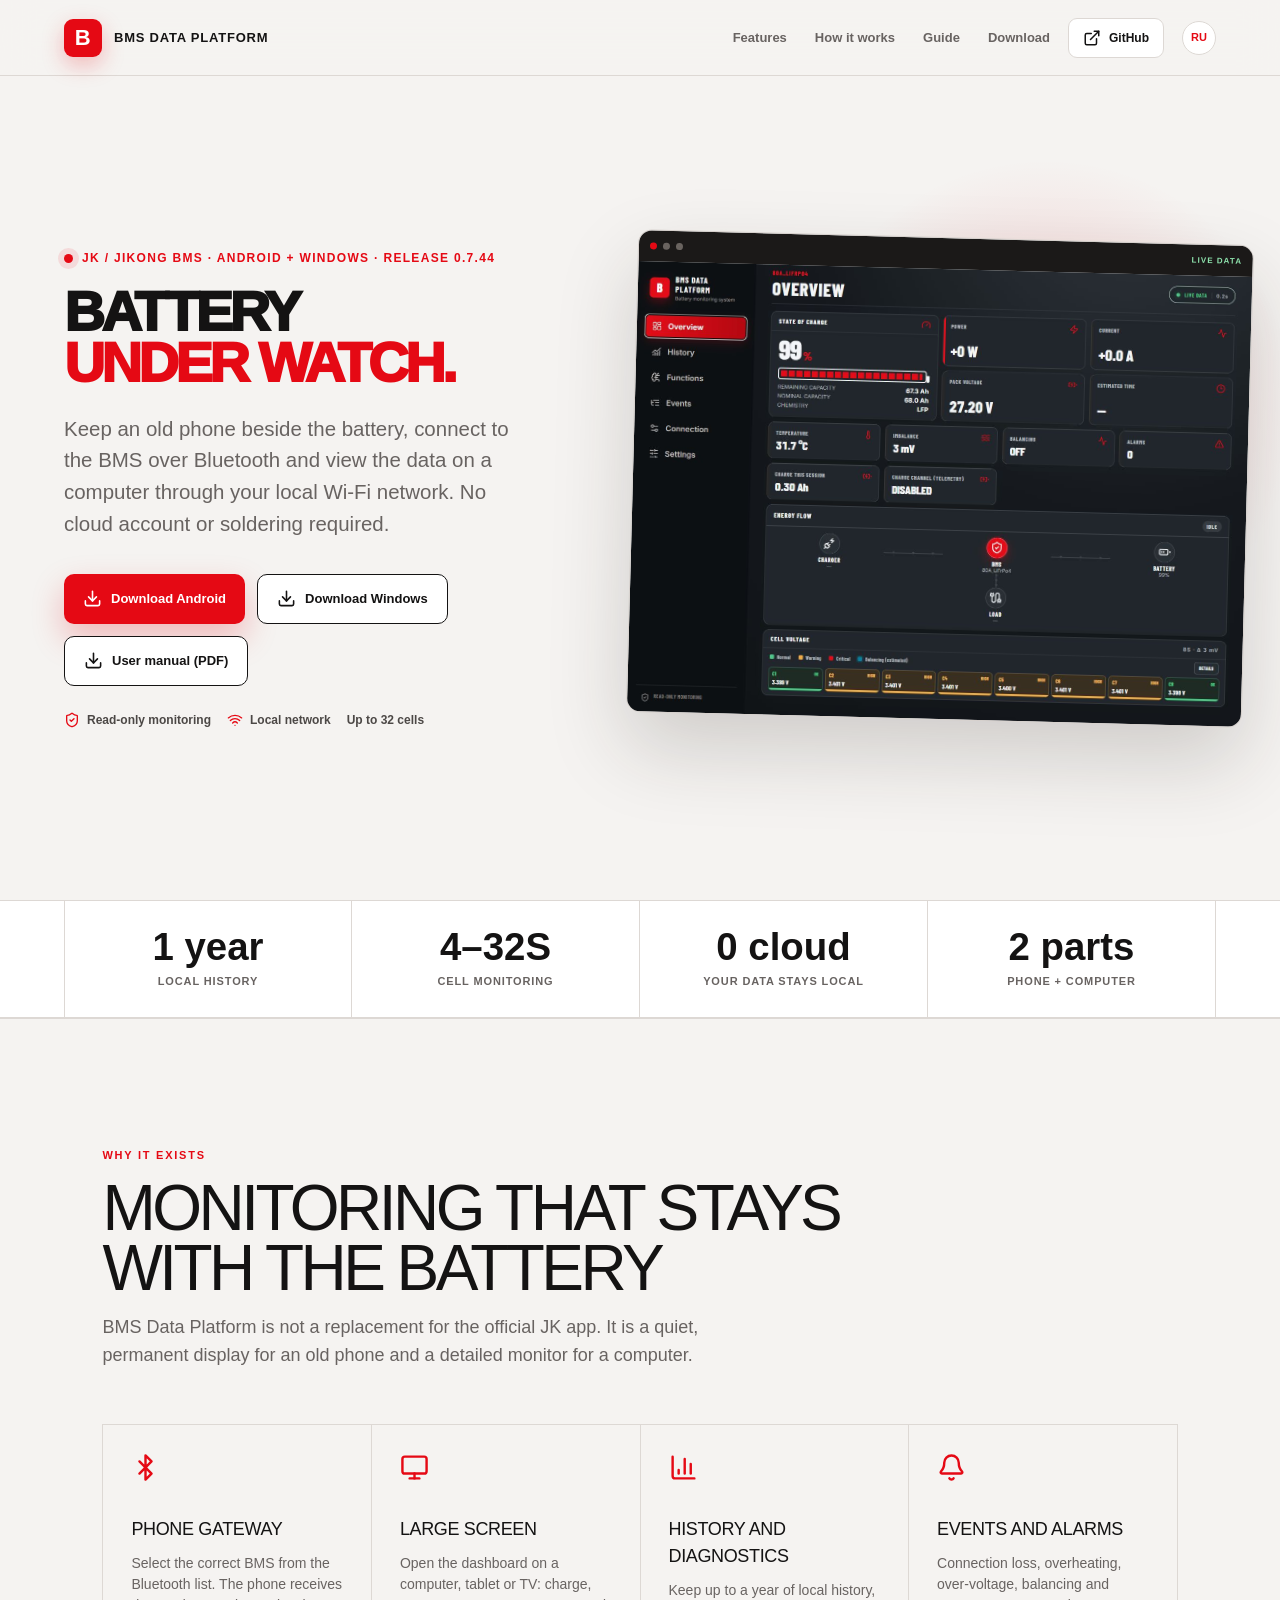
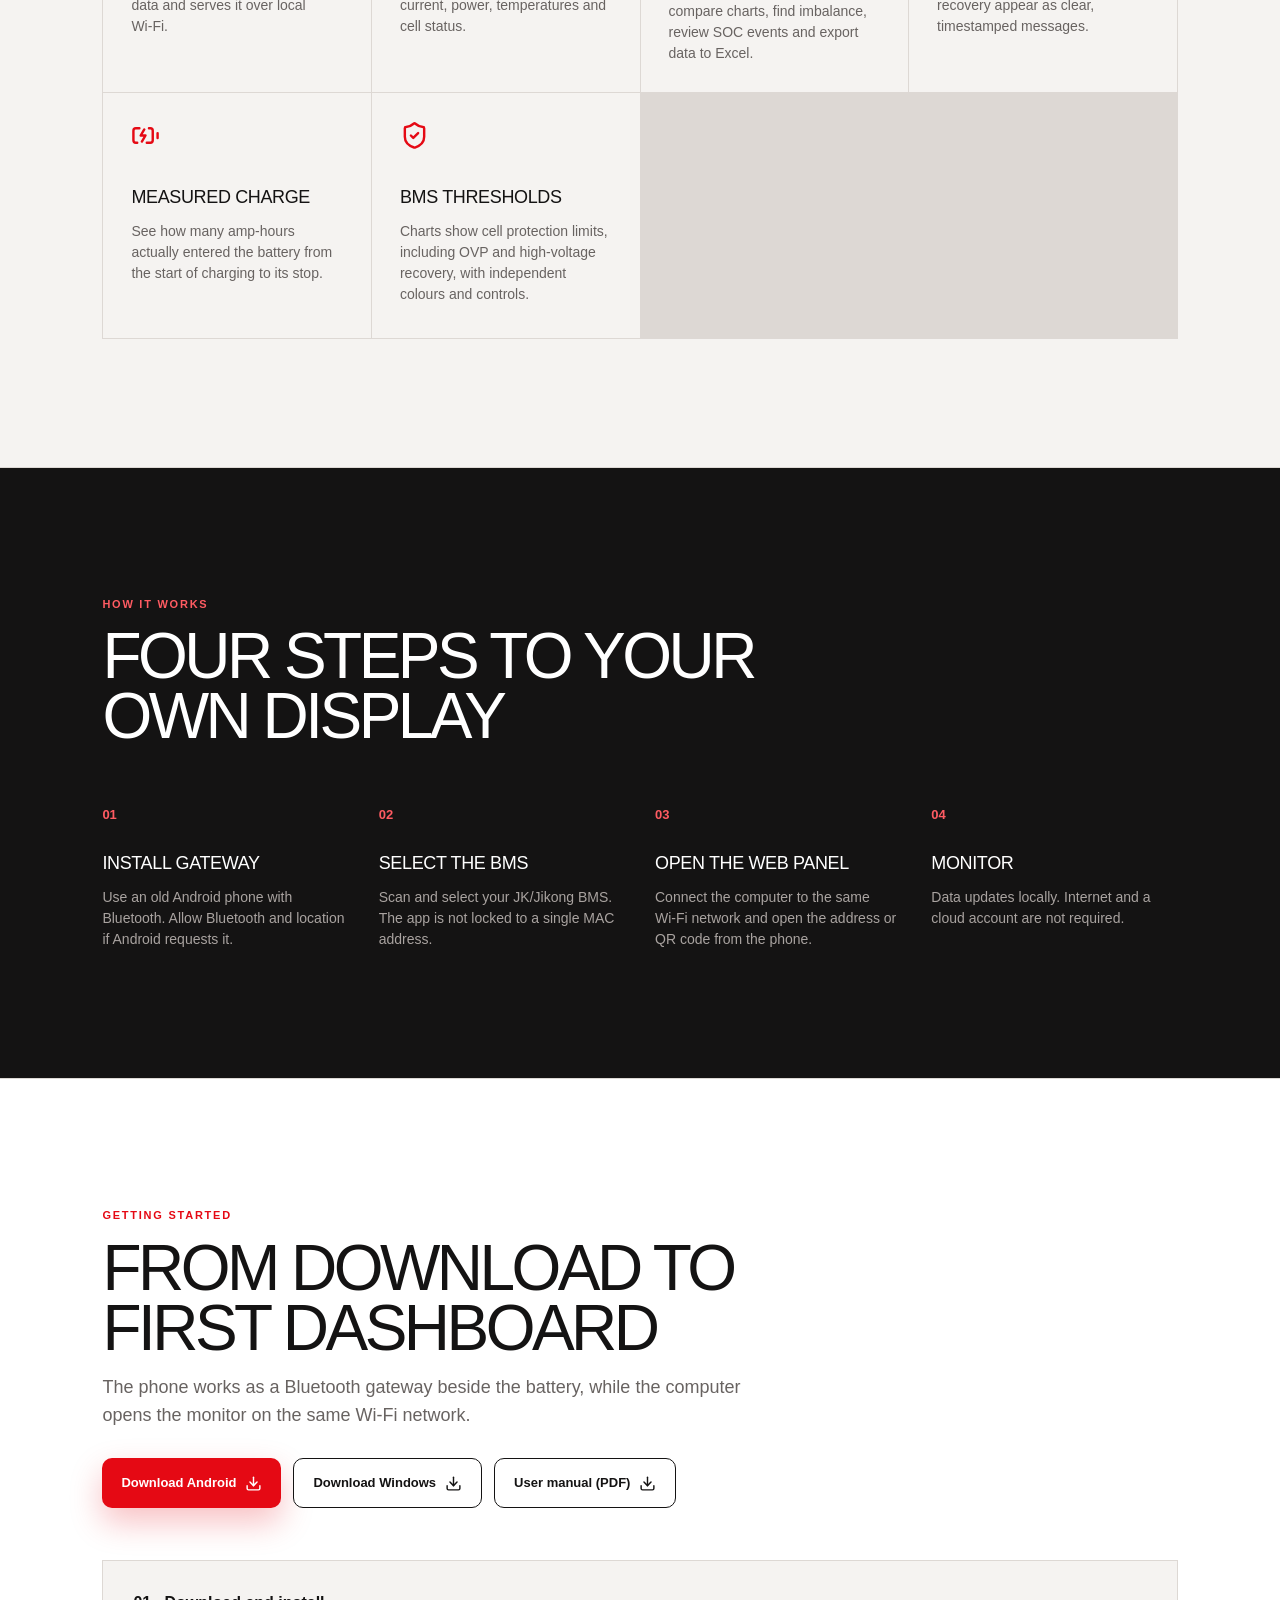
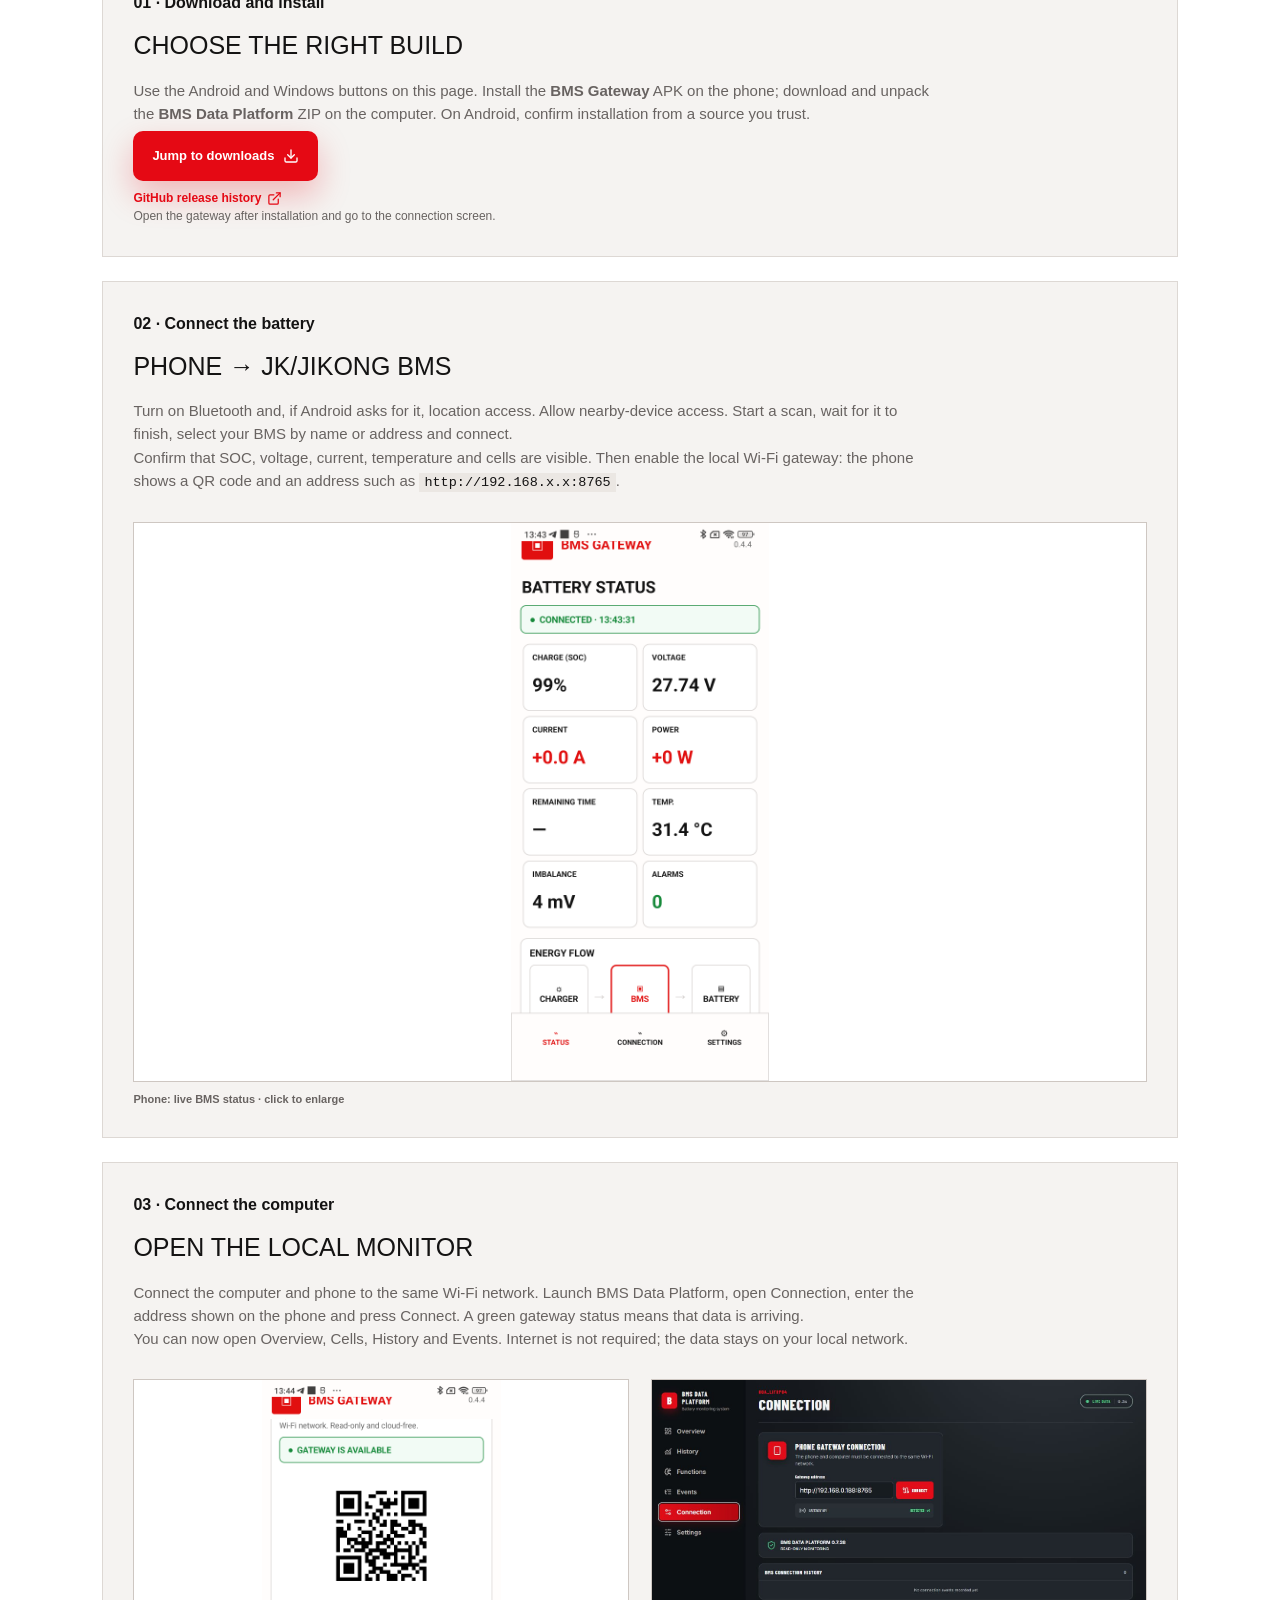
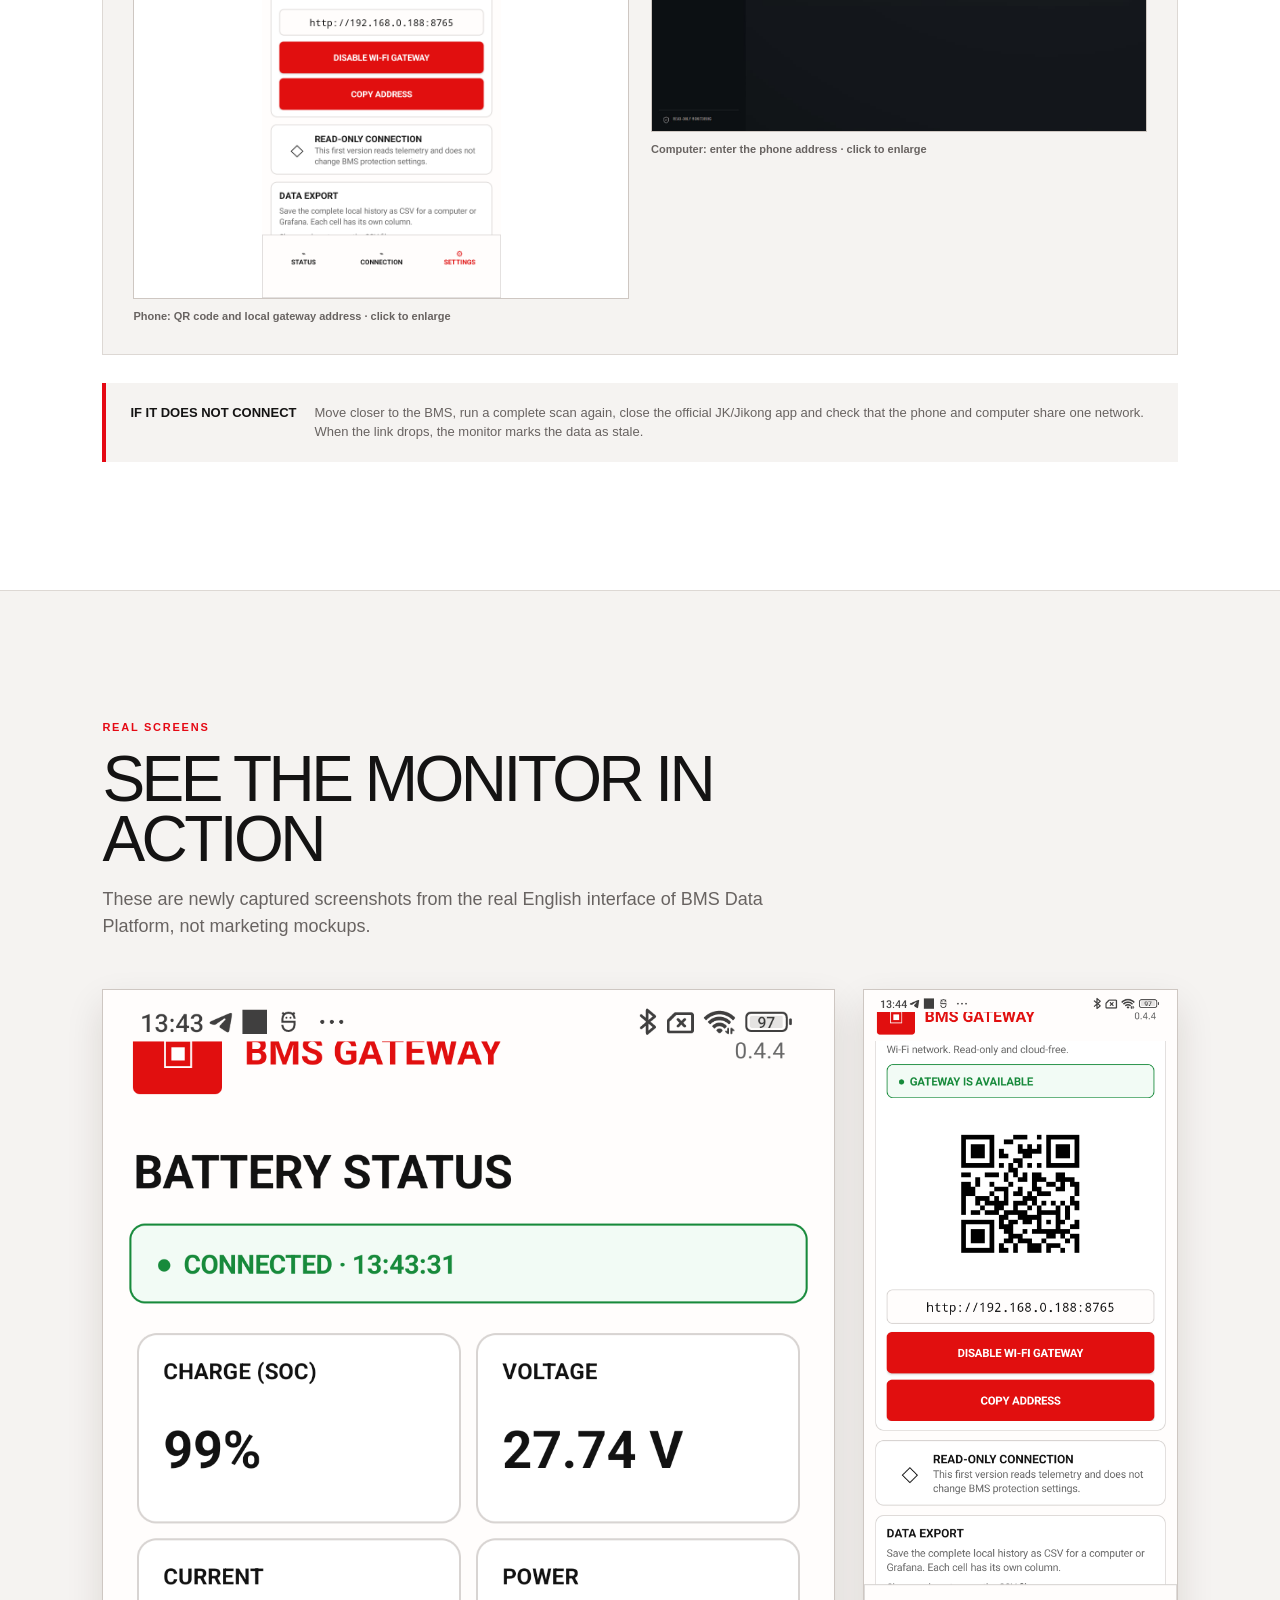
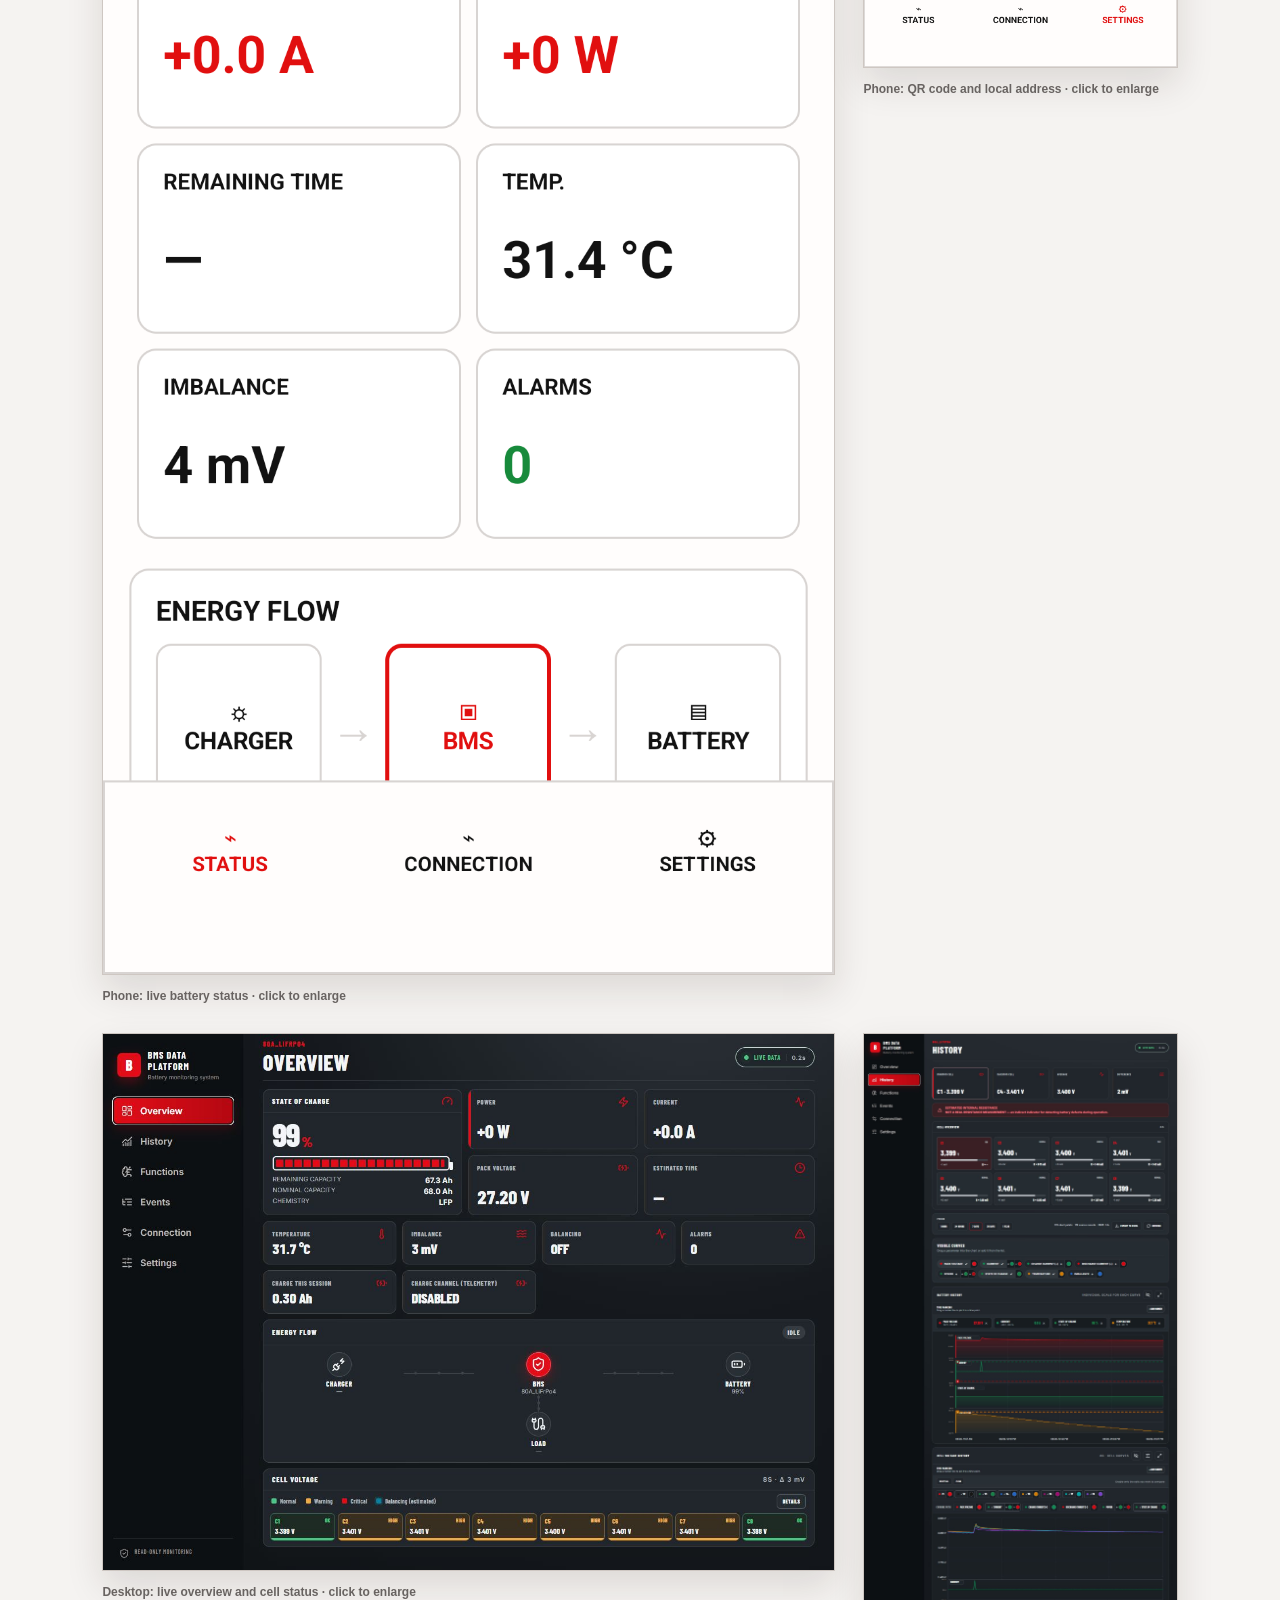
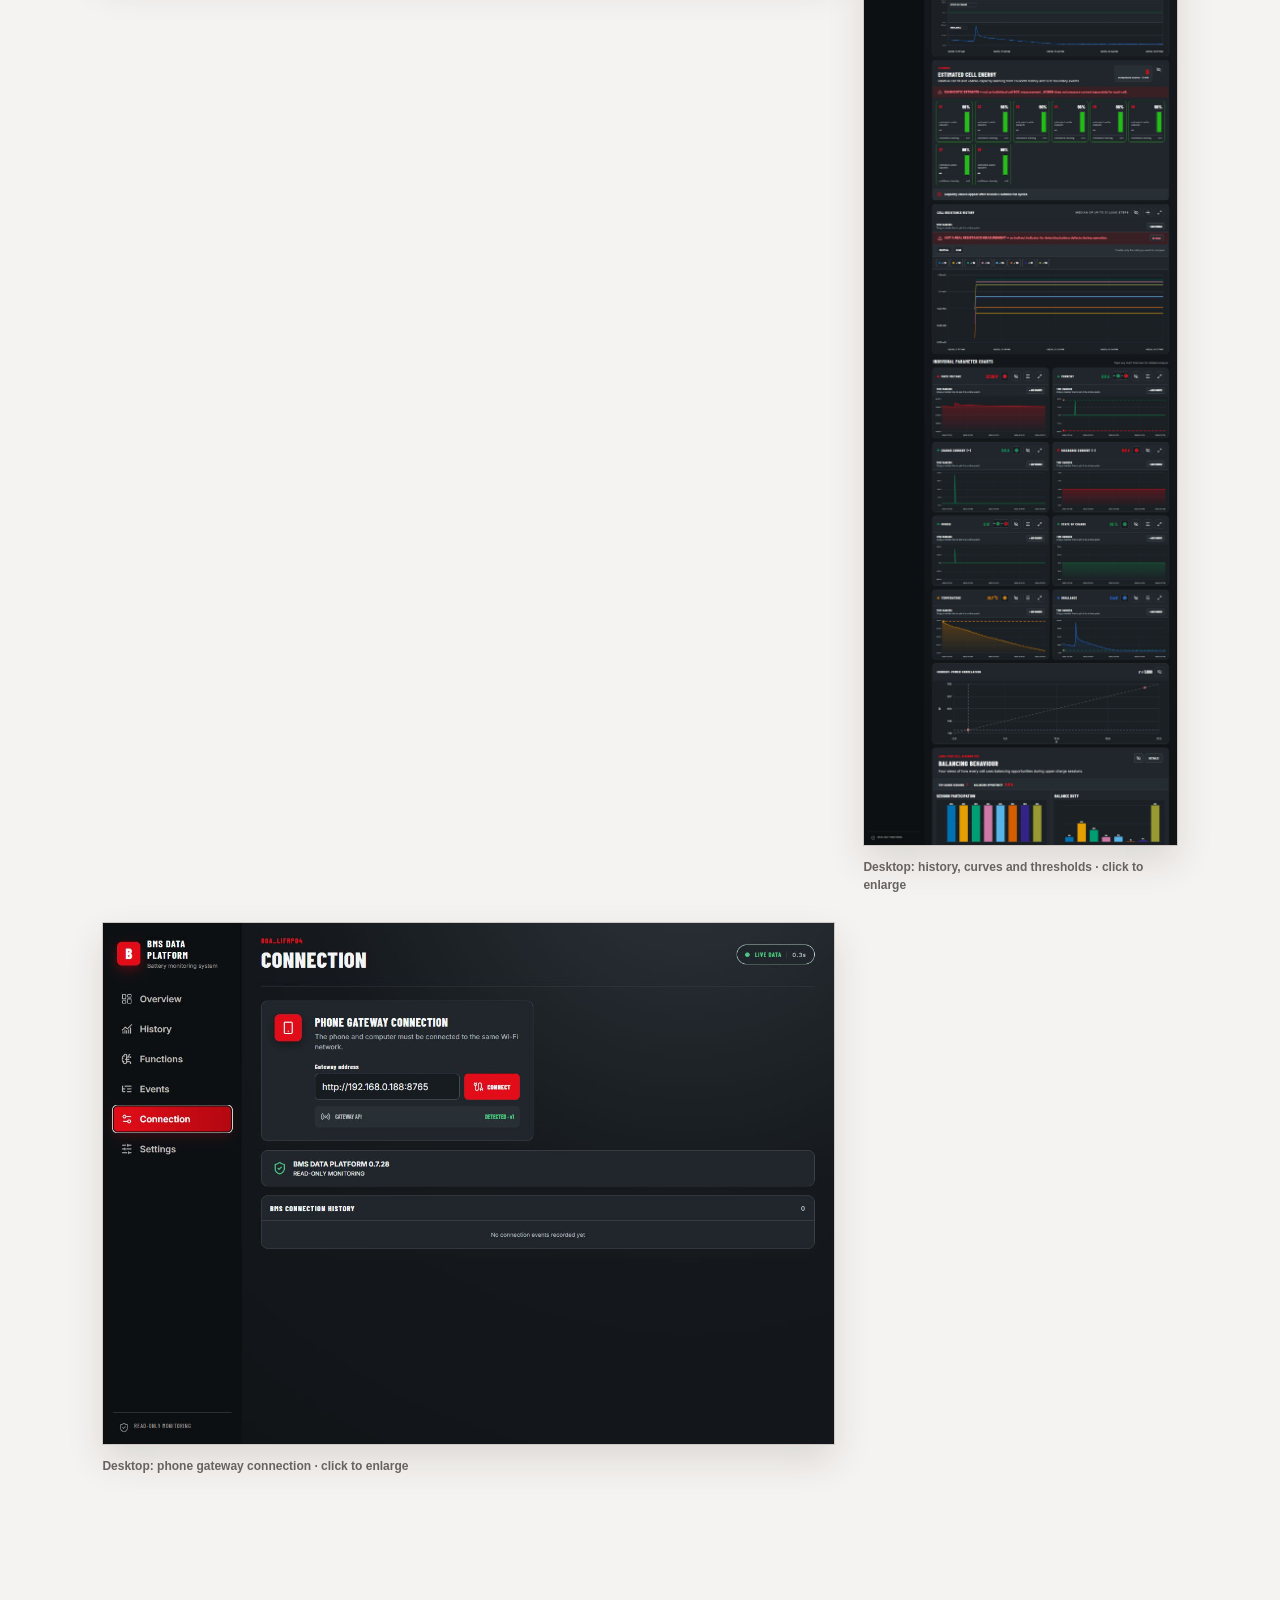
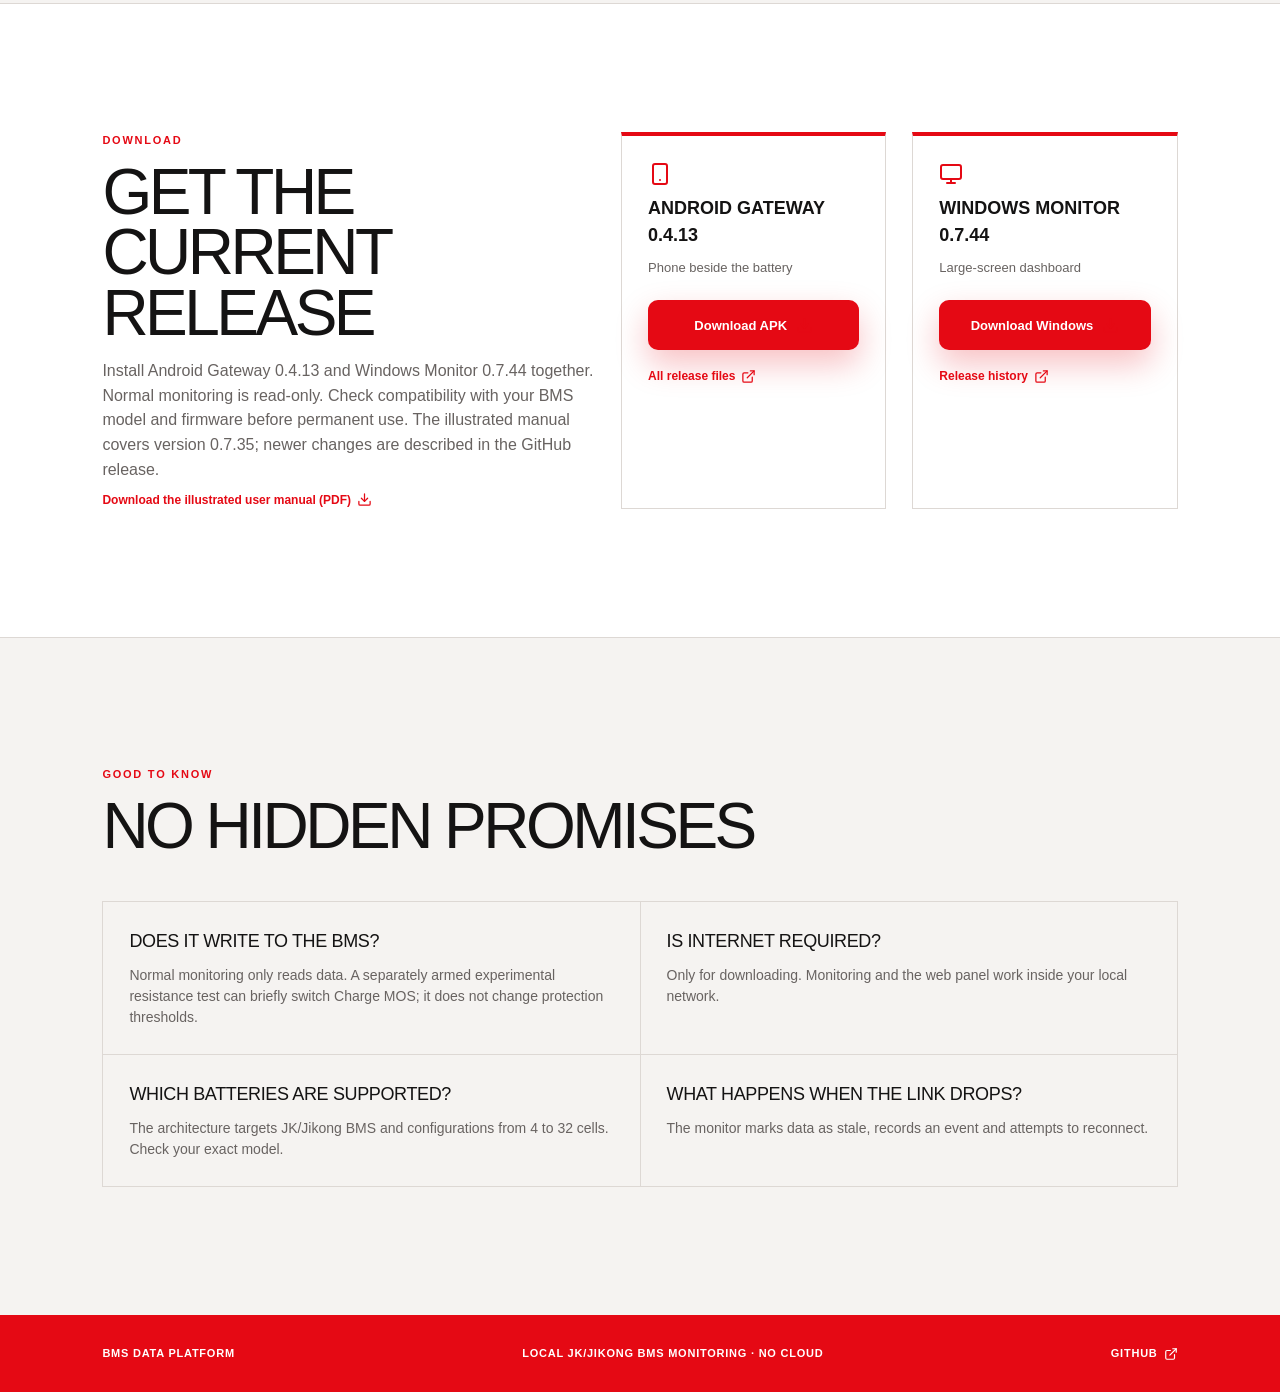
<file: index.html>
<!DOCTYPE html><html lang="en"><head><meta charSet="utf-8"/><meta name="viewport" content="width=device-width, initial-scale=1"/><link rel="preload" href="/desktop-overview.png" as="image"/><link rel="stylesheet" href="/_next/static/css/index.B_nz7eXu.css" data-rsc-css-href="/_next/static/css/index.B_nz7eXu.css" data-precedence="vite-rsc/importer-resources"/><link rel="modulepreload" fetchPriority="low" href="/_next/static/chunks/index-DTx-jmQl.js"/><script src="/_next/static/chunks/rolldown-runtime-C60lm6uB.js" type="module" async=""></script><script src="/_next/static/chunks/framework-D_rUT4EX.js" type="module" async=""></script><link rel="modulepreload" href="/_next/static/chunks/layout-segment-context-GzjRrCfj.js" crossorigin=""/><link rel="modulepreload" href="/_next/static/chunks/Icon-DGqOihj9.js" crossorigin=""/><link rel="modulepreload" href="/_next/static/chunks/LightboxImage-9a_vE-aG.js" crossorigin=""/><title>BMS Data Platform — JK/Jikong BMS monitoring</title><meta name="description" content="A read-only Android Bluetooth gateway and Windows dashboard for JK/Jikong BMS, with local history, charts and diagnostics."/><script>Object.assign(((self[Symbol.for("vinext.navigationRuntime")]??={bootstrap:{routeManifest:null},functions:{}}).bootstrap.rsc??={rsc:[]}),{params:{},nav:{"pathname":"/","searchParams":[]}})</script><link rel="modulepreload" href="/_next/static/chunks/index-DTx-jmQl.js" />
</head><body><main><header class="site-header"><a class="brand" href="#top" aria-label="BMS Data Platform — home"><span>B</span><strong>BMS DATA PLATFORM</strong></a><nav aria-label="Main navigation"><a href="#features">Features</a><a href="#how">How it works</a><a href="#guide">Guide</a><a href="#download">Download</a></nav><a class="header-github" href="https://github.com/zayants/bms-data-platform/releases/tag/v0.7.44" target="_blank" rel="noreferrer"><svg xmlns="http://www.w3.org/2000/svg" width="18" height="18" viewBox="0 0 24 24" fill="none" stroke="currentColor" stroke-width="2" stroke-linecap="round" stroke-linejoin="round" class="lucide lucide-external-link" aria-hidden="true"><path d="M15 3h6v6"></path><path d="M10 14 21 3"></path><path d="M18 13v6a2 2 0 0 1-2 2H5a2 2 0 0 1-2-2V8a2 2 0 0 1 2-2h6"></path></svg> GitHub</a><a class="lang-switch" href="/ru" aria-label="Open Russian version">RU</a></header><section id="top" class="hero"><div class="hero-copy"><div class="eyebrow"><span></span> JK / Jikong BMS · Android + Windows · release 0.7.44</div><h1>Battery<br/><em>under watch.</em></h1><p class="lead">Keep an old phone beside the battery, connect to the BMS over Bluetooth and view the data on a computer through your local Wi‑Fi network. No cloud account or soldering required.</p><div class="hero-actions"><a class="button primary" href="https://github.com/zayants/bms-data-platform/releases/download/v0.7.44/BMS-Gateway-0.4.13-Android.apk"><svg xmlns="http://www.w3.org/2000/svg" width="19" height="19" viewBox="0 0 24 24" fill="none" stroke="currentColor" stroke-width="2" stroke-linecap="round" stroke-linejoin="round" class="lucide lucide-download" aria-hidden="true"><path d="M12 15V3"></path><path d="M21 15v4a2 2 0 0 1-2 2H5a2 2 0 0 1-2-2v-4"></path><path d="m7 10 5 5 5-5"></path></svg> Download Android</a><a class="button secondary" href="https://github.com/zayants/bms-data-platform/releases/download/v0.7.44/BMS-Data-Platform-0.7.44-Windows-x64.zip"><svg xmlns="http://www.w3.org/2000/svg" width="19" height="19" viewBox="0 0 24 24" fill="none" stroke="currentColor" stroke-width="2" stroke-linecap="round" stroke-linejoin="round" class="lucide lucide-download" aria-hidden="true"><path d="M12 15V3"></path><path d="M21 15v4a2 2 0 0 1-2 2H5a2 2 0 0 1-2-2v-4"></path><path d="m7 10 5 5 5-5"></path></svg> Download Windows</a><a class="button secondary" href="/manuals/BMS_Data_Platform_User_Manual_EN_v0.7.35.pdf"><svg xmlns="http://www.w3.org/2000/svg" width="19" height="19" viewBox="0 0 24 24" fill="none" stroke="currentColor" stroke-width="2" stroke-linecap="round" stroke-linejoin="round" class="lucide lucide-download" aria-hidden="true"><path d="M12 15V3"></path><path d="M21 15v4a2 2 0 0 1-2 2H5a2 2 0 0 1-2-2v-4"></path><path d="m7 10 5 5 5-5"></path></svg> User manual (PDF)</a></div><div class="trust-row"><span><svg xmlns="http://www.w3.org/2000/svg" width="24" height="24" viewBox="0 0 24 24" fill="none" stroke="currentColor" stroke-width="2" stroke-linecap="round" stroke-linejoin="round" class="lucide lucide-shield-check" aria-hidden="true"><path d="M20 13c0 5-3.5 7.5-7.66 8.95a1 1 0 0 1-.67-.01C7.5 20.5 4 18 4 13V6a1 1 0 0 1 1-1c2 0 4.5-1.2 6.24-2.72a1.17 1.17 0 0 1 1.52 0C14.51 3.81 17 5 19 5a1 1 0 0 1 1 1z"></path><path d="m9 12 2 2 4-4"></path></svg> Read-only monitoring</span><span><svg xmlns="http://www.w3.org/2000/svg" width="24" height="24" viewBox="0 0 24 24" fill="none" stroke="currentColor" stroke-width="2" stroke-linecap="round" stroke-linejoin="round" class="lucide lucide-wifi" aria-hidden="true"><path d="M12 20h.01"></path><path d="M2 8.82a15 15 0 0 1 20 0"></path><path d="M5 12.859a10 10 0 0 1 14 0"></path><path d="M8.5 16.429a5 5 0 0 1 7 0"></path></svg> Local network</span><span>Up to 32 cells</span></div></div><div class="hero-product" aria-label="Real BMS Data Platform screens"><div class="screen-window"><div class="window-bar"><i></i><i></i><i></i><span>LIVE DATA</span></div><img src="/desktop-overview.png" alt="Real BMS Monitor screen with charge, power and cells"/></div></div></section><section class="proof-strip" aria-label="Key capabilities"><div><strong>1 year</strong><span>local history</span></div><div><strong>4–32S</strong><span>cell monitoring</span></div><div><strong>0 cloud</strong><span>your data stays local</span></div><div><strong>2 parts</strong><span>phone + computer</span></div></section><section id="features" class="section features-section"><div class="section-kicker">Why it exists</div><h2>Monitoring that stays with the battery</h2><p class="section-intro">BMS Data Platform is not a replacement for the official JK app. It is a quiet, permanent display for an old phone and a detailed monitor for a computer.</p><div class="feature-grid"><article><svg xmlns="http://www.w3.org/2000/svg" width="24" height="24" viewBox="0 0 24 24" fill="none" stroke="currentColor" stroke-width="2" stroke-linecap="round" stroke-linejoin="round" class="lucide lucide-bluetooth" aria-hidden="true"><path d="m7 7 10 10-5 5V2l5 5L7 17"></path></svg><h3>Phone gateway</h3><p>Select the correct BMS from the Bluetooth list. The phone receives data and serves it over local Wi‑Fi.</p></article><article><svg xmlns="http://www.w3.org/2000/svg" width="24" height="24" viewBox="0 0 24 24" fill="none" stroke="currentColor" stroke-width="2" stroke-linecap="round" stroke-linejoin="round" class="lucide lucide-monitor" aria-hidden="true"><rect width="20" height="14" x="2" y="3" rx="2"></rect><line x1="8" x2="16" y1="21" y2="21"></line><line x1="12" x2="12" y1="17" y2="21"></line></svg><h3>Large screen</h3><p>Open the dashboard on a computer, tablet or TV: charge, current, power, temperatures and cell status.</p></article><article><svg xmlns="http://www.w3.org/2000/svg" width="24" height="24" viewBox="0 0 24 24" fill="none" stroke="currentColor" stroke-width="2" stroke-linecap="round" stroke-linejoin="round" class="lucide lucide-chart-column" aria-hidden="true"><path d="M3 3v16a2 2 0 0 0 2 2h16"></path><path d="M18 17V9"></path><path d="M13 17V5"></path><path d="M8 17v-3"></path></svg><h3>History and diagnostics</h3><p>Keep up to a year of local history, compare charts, find imbalance, review SOC events and export data to Excel.</p></article><article><svg xmlns="http://www.w3.org/2000/svg" width="24" height="24" viewBox="0 0 24 24" fill="none" stroke="currentColor" stroke-width="2" stroke-linecap="round" stroke-linejoin="round" class="lucide lucide-bell" aria-hidden="true"><path d="M10.268 21a2 2 0 0 0 3.464 0"></path><path d="M3.262 15.326A1 1 0 0 0 4 17h16a1 1 0 0 0 .74-1.673C19.41 13.956 18 12.499 18 8A6 6 0 0 0 6 8c0 4.499-1.411 5.956-2.738 7.326"></path></svg><h3>Events and alarms</h3><p>Connection loss, overheating, over-voltage, balancing and recovery appear as clear, timestamped messages.</p></article><article><svg xmlns="http://www.w3.org/2000/svg" width="24" height="24" viewBox="0 0 24 24" fill="none" stroke="currentColor" stroke-width="2" stroke-linecap="round" stroke-linejoin="round" class="lucide lucide-battery-charging" aria-hidden="true"><path d="m11 7-3 5h4l-3 5"></path><path d="M14.856 6H16a2 2 0 0 1 2 2v8a2 2 0 0 1-2 2h-2.935"></path><path d="M22 14v-4"></path><path d="M5.14 18H4a2 2 0 0 1-2-2V8a2 2 0 0 1 2-2h2.936"></path></svg><h3>Measured charge</h3><p>See how many amp-hours actually entered the battery from the start of charging to its stop.</p></article><article><svg xmlns="http://www.w3.org/2000/svg" width="24" height="24" viewBox="0 0 24 24" fill="none" stroke="currentColor" stroke-width="2" stroke-linecap="round" stroke-linejoin="round" class="lucide lucide-shield-check" aria-hidden="true"><path d="M20 13c0 5-3.5 7.5-7.66 8.95a1 1 0 0 1-.67-.01C7.5 20.5 4 18 4 13V6a1 1 0 0 1 1-1c2 0 4.5-1.2 6.24-2.72a1.17 1.17 0 0 1 1.52 0C14.51 3.81 17 5 19 5a1 1 0 0 1 1 1z"></path><path d="m9 12 2 2 4-4"></path></svg><h3>BMS thresholds</h3><p>Charts show cell protection limits, including OVP and high-voltage recovery, with independent colours and controls.</p></article></div></section><section id="how" class="section how-section"><div class="section-kicker">How it works</div><h2>Four steps to your own display</h2><div class="steps"><div><b>01</b><h3>Install Gateway</h3><p>Use an old Android phone with Bluetooth. Allow Bluetooth and location if Android requests it.</p></div><div><b>02</b><h3>Select the BMS</h3><p>Scan and select your JK/Jikong BMS. The app is not locked to a single MAC address.</p></div><div><b>03</b><h3>Open the web panel</h3><p>Connect the computer to the same Wi‑Fi network and open the address or QR code from the phone.</p></div><div><b>04</b><h3>Monitor</h3><p>Data updates locally. Internet and a cloud account are not required.</p></div></div></section><section id="guide" class="section guide-section"><div class="section-kicker">Getting started</div><h2>From download to first dashboard</h2><p class="section-intro">The phone works as a Bluetooth gateway beside the battery, while the computer opens the monitor on the same Wi‑Fi network.</p><div class="guide-download-actions" aria-label="Download apps and manual before starting"><a class="button primary" href="https://github.com/zayants/bms-data-platform/releases/download/v0.7.44/BMS-Gateway-0.4.13-Android.apk">Download Android <svg xmlns="http://www.w3.org/2000/svg" width="17" height="17" viewBox="0 0 24 24" fill="none" stroke="currentColor" stroke-width="2" stroke-linecap="round" stroke-linejoin="round" class="lucide lucide-download" aria-hidden="true"><path d="M12 15V3"></path><path d="M21 15v4a2 2 0 0 1-2 2H5a2 2 0 0 1-2-2v-4"></path><path d="m7 10 5 5 5-5"></path></svg></a><a class="button secondary" href="https://github.com/zayants/bms-data-platform/releases/download/v0.7.44/BMS-Data-Platform-0.7.44-Windows-x64.zip">Download Windows <svg xmlns="http://www.w3.org/2000/svg" width="17" height="17" viewBox="0 0 24 24" fill="none" stroke="currentColor" stroke-width="2" stroke-linecap="round" stroke-linejoin="round" class="lucide lucide-download" aria-hidden="true"><path d="M12 15V3"></path><path d="M21 15v4a2 2 0 0 1-2 2H5a2 2 0 0 1-2-2v-4"></path><path d="m7 10 5 5 5-5"></path></svg></a><a class="button secondary" href="/manuals/BMS_Data_Platform_User_Manual_EN_v0.7.35.pdf">User manual (PDF) <svg xmlns="http://www.w3.org/2000/svg" width="17" height="17" viewBox="0 0 24 24" fill="none" stroke="currentColor" stroke-width="2" stroke-linecap="round" stroke-linejoin="round" class="lucide lucide-download" aria-hidden="true"><path d="M12 15V3"></path><path d="M21 15v4a2 2 0 0 1-2 2H5a2 2 0 0 1-2-2v-4"></path><path d="m7 10 5 5 5-5"></path></svg></a></div><div class="guide-list"><article class="guide-step"><div class="guide-copy"><b>01 · Download and install</b><h3>Choose the right build</h3><p>Use the Android and Windows buttons on this page. Install the <strong>BMS Gateway</strong> APK on the phone; download and unpack the <strong>BMS Data Platform</strong> ZIP on the computer. On Android, confirm installation from a source you trust.</p><a class="button primary" href="#download">Jump to downloads <svg xmlns="http://www.w3.org/2000/svg" width="16" height="16" viewBox="0 0 24 24" fill="none" stroke="currentColor" stroke-width="2" stroke-linecap="round" stroke-linejoin="round" class="lucide lucide-download" aria-hidden="true"><path d="M12 15V3"></path><path d="M21 15v4a2 2 0 0 1-2 2H5a2 2 0 0 1-2-2v-4"></path><path d="m7 10 5 5 5-5"></path></svg></a><a class="text-link" href="https://github.com/zayants/bms-data-platform/releases/tag/v0.7.44" target="_blank" rel="noreferrer">GitHub release history <svg xmlns="http://www.w3.org/2000/svg" width="15" height="15" viewBox="0 0 24 24" fill="none" stroke="currentColor" stroke-width="2" stroke-linecap="round" stroke-linejoin="round" class="lucide lucide-external-link" aria-hidden="true"><path d="M15 3h6v6"></path><path d="M10 14 21 3"></path><path d="M18 13v6a2 2 0 0 1-2 2H5a2 2 0 0 1-2-2V8a2 2 0 0 1 2-2h6"></path></svg></a><p class="guide-note">Open the gateway after installation and go to the connection screen.</p></div></article><article class="guide-step"><div class="guide-copy"><b>02 · Connect the battery</b><h3>Phone → JK/Jikong BMS</h3><p>Turn on Bluetooth and, if Android asks for it, location access. Allow nearby-device access. Start a scan, wait for it to finish, select your BMS by name or address and connect.</p><p>Confirm that SOC, voltage, current, temperature and cells are visible. Then enable the local Wi‑Fi gateway: the phone shows a QR code and an address such as <code>http://192.168.x.x:8765</code>.</p></div><figure><button class="zoomable-image" type="button" aria-label="Увеличить изображение: Real English BMS Gateway battery status screen"><img src="/android-status-en.png" alt="Real English BMS Gateway battery status screen"/></button><figcaption>Phone: live BMS status · click to enlarge</figcaption></figure></article><article class="guide-step"><div class="guide-copy"><b>03 · Connect the computer</b><h3>Open the local monitor</h3><p>Connect the computer and phone to the same Wi‑Fi network. Launch BMS Data Platform, open Connection, enter the address shown on the phone and press Connect. A green gateway status means that data is arriving.</p><p>You can now open Overview, Cells, History and Events. Internet is not required; the data stays on your local network.</p></div><div class="guide-pair"><figure><button class="zoomable-image" type="button" aria-label="Увеличить изображение: Real English BMS Gateway QR code and local address"><img src="/android-settings-en.png" alt="Real English BMS Gateway QR code and local address"/></button><figcaption>Phone: QR code and local gateway address · click to enlarge</figcaption></figure><figure><button class="zoomable-image" type="button" aria-label="Увеличить изображение: Computer connection screen for the phone gateway"><img src="/guide-desktop-connection.png" alt="Computer connection screen for the phone gateway"/></button><figcaption>Computer: enter the phone address · click to enlarge</figcaption></figure></div></article></div><div class="guide-troubles"><strong>If it does not connect</strong><span>Move closer to the BMS, run a complete scan again, close the official JK/Jikong app and check that the phone and computer share one network. When the link drops, the monitor marks the data as stale.</span></div></section><section class="section screenshots-section"><div class="section-kicker">Real screens</div><h2>See the monitor in action</h2><p class="section-intro">These are newly captured screenshots from the real English interface of BMS Data Platform, not marketing mockups.</p><div class="shot-grid"><figure><button class="zoomable-image" type="button" aria-label="Увеличить изображение: Real English BMS Gateway status"><img src="/android-status-en.png" alt="Real English BMS Gateway status"/></button><figcaption>Phone: live battery status · click to enlarge</figcaption></figure><figure><button class="zoomable-image" type="button" aria-label="Увеличить изображение: Real English BMS Gateway local Wi-Fi gateway"><img src="/android-settings-en.png" alt="Real English BMS Gateway local Wi-Fi gateway"/></button><figcaption>Phone: QR code and local address · click to enlarge</figcaption></figure><figure><button class="zoomable-image" type="button" aria-label="Увеличить изображение: Real English BMS Data Platform overview"><img src="/desktop-overview.png" alt="Real English BMS Data Platform overview"/></button><figcaption>Desktop: live overview and cell status · click to enlarge</figcaption></figure><figure><button class="zoomable-image" type="button" aria-label="Увеличить изображение: Real English BMS Data Platform history screen"><img src="/desktop-history.png" alt="Real English BMS Data Platform history screen"/></button><figcaption>Desktop: history, curves and thresholds · click to enlarge</figcaption></figure><figure><button class="zoomable-image" type="button" aria-label="Увеличить изображение: Real English BMS Data Platform connection screen"><img src="/desktop-connection.png" alt="Real English BMS Data Platform connection screen"/></button><figcaption>Desktop: phone gateway connection · click to enlarge</figcaption></figure></div></section><section id="download" class="section download-section"><div><div class="section-kicker">Download</div><h2>Get the current release</h2><p>Install Android Gateway 0.4.13 and Windows Monitor 0.7.44 together. Normal monitoring is read-only. Check compatibility with your BMS model and firmware before permanent use. The illustrated manual covers version 0.7.35; newer changes are described in the GitHub release.</p><a class="text-link" href="/manuals/BMS_Data_Platform_User_Manual_EN_v0.7.35.pdf">Download the illustrated user manual (PDF) <svg xmlns="http://www.w3.org/2000/svg" width="15" height="15" viewBox="0 0 24 24" fill="none" stroke="currentColor" stroke-width="2" stroke-linecap="round" stroke-linejoin="round" class="lucide lucide-download" aria-hidden="true"><path d="M12 15V3"></path><path d="M21 15v4a2 2 0 0 1-2 2H5a2 2 0 0 1-2-2v-4"></path><path d="m7 10 5 5 5-5"></path></svg></a></div><div class="download-card"><svg xmlns="http://www.w3.org/2000/svg" width="24" height="24" viewBox="0 0 24 24" fill="none" stroke="currentColor" stroke-width="2" stroke-linecap="round" stroke-linejoin="round" class="lucide lucide-smartphone" aria-hidden="true"><rect width="14" height="20" x="5" y="2" rx="2" ry="2"></rect><path d="M12 18h.01"></path></svg><strong>Android Gateway 0.4.13</strong><span>Phone beside the battery</span><a class="button primary" href="https://github.com/zayants/bms-data-platform/releases/download/v0.7.44/BMS-Gateway-0.4.13-Android.apk">Download APK <svg xmlns="http://www.w3.org/2000/svg" width="17" height="17" viewBox="0 0 24 24" fill="none" stroke="currentColor" stroke-width="2" stroke-linecap="round" stroke-linejoin="round" class="lucide lucide-download" aria-hidden="true"><path d="M12 15V3"></path><path d="M21 15v4a2 2 0 0 1-2 2H5a2 2 0 0 1-2-2v-4"></path><path d="m7 10 5 5 5-5"></path></svg></a><a class="text-link" href="https://github.com/zayants/bms-data-platform/releases/tag/v0.7.44" target="_blank" rel="noreferrer">All release files <svg xmlns="http://www.w3.org/2000/svg" width="15" height="15" viewBox="0 0 24 24" fill="none" stroke="currentColor" stroke-width="2" stroke-linecap="round" stroke-linejoin="round" class="lucide lucide-external-link" aria-hidden="true"><path d="M15 3h6v6"></path><path d="M10 14 21 3"></path><path d="M18 13v6a2 2 0 0 1-2 2H5a2 2 0 0 1-2-2V8a2 2 0 0 1 2-2h6"></path></svg></a></div><div class="download-card"><svg xmlns="http://www.w3.org/2000/svg" width="24" height="24" viewBox="0 0 24 24" fill="none" stroke="currentColor" stroke-width="2" stroke-linecap="round" stroke-linejoin="round" class="lucide lucide-monitor" aria-hidden="true"><rect width="20" height="14" x="2" y="3" rx="2"></rect><line x1="8" x2="16" y1="21" y2="21"></line><line x1="12" x2="12" y1="17" y2="21"></line></svg><strong>Windows Monitor 0.7.44</strong><span>Large-screen dashboard</span><a class="button primary" href="https://github.com/zayants/bms-data-platform/releases/download/v0.7.44/BMS-Data-Platform-0.7.44-Windows-x64.zip">Download Windows <svg xmlns="http://www.w3.org/2000/svg" width="17" height="17" viewBox="0 0 24 24" fill="none" stroke="currentColor" stroke-width="2" stroke-linecap="round" stroke-linejoin="round" class="lucide lucide-download" aria-hidden="true"><path d="M12 15V3"></path><path d="M21 15v4a2 2 0 0 1-2 2H5a2 2 0 0 1-2-2v-4"></path><path d="m7 10 5 5 5-5"></path></svg></a><a class="text-link" href="https://github.com/zayants/bms-data-platform/releases/tag/v0.7.44" target="_blank" rel="noreferrer">Release history <svg xmlns="http://www.w3.org/2000/svg" width="15" height="15" viewBox="0 0 24 24" fill="none" stroke="currentColor" stroke-width="2" stroke-linecap="round" stroke-linejoin="round" class="lucide lucide-external-link" aria-hidden="true"><path d="M15 3h6v6"></path><path d="M10 14 21 3"></path><path d="M18 13v6a2 2 0 0 1-2 2H5a2 2 0 0 1-2-2V8a2 2 0 0 1 2-2h6"></path></svg></a></div></section><section class="section faq-section"><div class="section-kicker">Good to know</div><h2>No hidden promises</h2><div class="faq-grid"><div><h3>Does it write to the BMS?</h3><p>Normal monitoring only reads data. A separately armed experimental resistance test can briefly switch Charge MOS; it does not change protection thresholds.</p></div><div><h3>Is internet required?</h3><p>Only for downloading. Monitoring and the web panel work inside your local network.</p></div><div><h3>Which batteries are supported?</h3><p>The architecture targets JK/Jikong BMS and configurations from 4 to 32 cells. Check your exact model.</p></div><div><h3>What happens when the link drops?</h3><p>The monitor marks data as stale, records an event and attempts to reconnect.</p></div></div></section><footer><span>BMS DATA PLATFORM</span><span>Local JK/Jikong BMS monitoring · no cloud</span><a href="https://github.com/zayants/bms-data-platform/releases/tag/v0.7.44" target="_blank" rel="noreferrer">GitHub <svg xmlns="http://www.w3.org/2000/svg" width="14" height="14" viewBox="0 0 24 24" fill="none" stroke="currentColor" stroke-width="2" stroke-linecap="round" stroke-linejoin="round" class="lucide lucide-external-link" aria-hidden="true"><path d="M15 3h6v6"></path><path d="M10 14 21 3"></path><path d="M18 13v6a2 2 0 0 1-2 2H5a2 2 0 0 1-2-2V8a2 2 0 0 1 2-2h6"></path></svg></a></footer></main><script type="module" src="/_next/static/chunks/index-DTx-jmQl.js" id="_R_" async=""></script><script>((self[Symbol.for("vinext.navigationRuntime")]??={bootstrap:{routeManifest:null},functions:{}}).bootstrap.rsc??={rsc:[]}).rsc.push("0:{\"page:/\":\"$L1\",\"layout:/\":\"$L2\",\"route:/\":\"$L3\",\"__route\":\"route:/\",\"__interceptionContext\":null,\"__layoutIds\":[\"layout:/\"],\"__rootLayout\":\"/\",\"__bfcacheSegmentIdentities\":{\"layout:/\":\"[\\\"layout\\\",\\\"layout:/\\\",\\\"root-boundary:/\\\",\\\"\\\"]\",\"page:/\":\"[\\\"page\\\",\\\"page:/\\\",\\\"root-boundary:/\\\",\\\"\\\"]\"},\"__srcPage\":[\"page\"],\"__layoutFlags\":{\"layout:/\":\"s\"},\"__artifactCompatibility\":{\"schemaVersion\":1,\"graphVersion\":\"app-route-graph:1177fd80f83fa7b0\",\"deploymentVersion\":\"b8bccc03-559f-4d13-936a-640dbf0d9dba\",\"appElementsSchemaVersion\":1,\"rscPayloadSchemaVersion\":1,\"rootBoundaryId\":\"/\",\"renderEpoch\":null}}\n")</script><script>((self[Symbol.for("vinext.navigationRuntime")]??={bootstrap:{routeManifest:null},functions:{}}).bootstrap.rsc??={rsc:[]}).rsc.push("4:I[\"416c5e021802\",[],\"Children\",1]\n")</script><script>((self[Symbol.for("vinext.navigationRuntime")]??={bootstrap:{routeManifest:null},functions:{}}).bootstrap.rsc??={rsc:[]}).rsc.push("5:I[\"8b58cbad025d\",[],\"GlobalErrorBoundary\",1]\n")</script><script>((self[Symbol.for("vinext.navigationRuntime")]??={bootstrap:{routeManifest:null},functions:{}}).bootstrap.rsc??={rsc:[]}).rsc.push("6:I[\"4d0b646553ed\",[],\"default\",1]\n")</script><script>((self[Symbol.for("vinext.navigationRuntime")]??={bootstrap:{routeManifest:null},functions:{}}).bootstrap.rsc??={rsc:[]}).rsc.push("7:I[\"8b58cbad025d\",[],\"ErrorBoundary\",1]\n")</script><script>((self[Symbol.for("vinext.navigationRuntime")]??={bootstrap:{routeManifest:null},functions:{}}).bootstrap.rsc??={rsc:[]}).rsc.push("8:I[\"f4fa97b4c255\",[],\"LayoutSegmentProvider\",1]\n")</script><script>((self[Symbol.for("vinext.navigationRuntime")]??={bootstrap:{routeManifest:null},functions:{}}).bootstrap.rsc??={rsc:[]}).rsc.push("9:I[\"416c5e021802\",[],\"Slot\",1]\n")</script><script>((self[Symbol.for("vinext.navigationRuntime")]??={bootstrap:{routeManifest:null},functions:{}}).bootstrap.rsc??={rsc:[]}).rsc.push("a:I[\"8b58cbad025d\",[],\"NotFoundBoundary\",1]\n")</script><script>((self[Symbol.for("vinext.navigationRuntime")]??={bootstrap:{routeManifest:null},functions:{}}).bootstrap.rsc??={rsc:[]}).rsc.push("b:I[\"877bf9fc4568\",[],\"AppRouterScrollTarget\",1]\n")</script><script>((self[Symbol.for("vinext.navigationRuntime")]??={bootstrap:{routeManifest:null},functions:{}}).bootstrap.rsc??={rsc:[]}).rsc.push("c:I[\"8b58cbad025d\",[],\"RedirectBoundary\",1]\n")</script><script>((self[Symbol.for("vinext.navigationRuntime")]??={bootstrap:{routeManifest:null},functions:{}}).bootstrap.rsc??={rsc:[]}).rsc.push(":HL[\"/_next/static/css/index.B_nz7eXu.css\",\"style\"     ]\n")</script><script>((self[Symbol.for("vinext.navigationRuntime")]??={bootstrap:{routeManifest:null},functions:{}}).bootstrap.rsc??={rsc:[]}).rsc.push("2:[[[\"$\",\"link\",\"css:/_next/static/css/index.B_nz7eXu.css\",{\"rel\":\"stylesheet\",\"precedence\":\"vite-rsc/importer-resources\",\"href\":\"/_next/static/css/index.B_nz7eXu.css\",\"data-rsc-css-href\":\"/_next/static/css/index.B_nz7eXu.css\"}],\"$undefined\"],[\"$\",\"html\",null,{\"lang\":\"en\",\"children\":[\"$\",\"body\",null,{\"children\":[\"$\",\"$L4\",null,{}]}]}]]\n")</script><script>((self[Symbol.for("vinext.navigationRuntime")]??={bootstrap:{routeManifest:null},functions:{}}).bootstrap.rsc??={rsc:[]}).rsc.push("3:[[[\"$\",\"meta\",null,{\"charSet\":\"utf-8\"}],[[\"$\",\"title\",\"0\",{\"children\":\"BMS Data Platform — JK/Jikong BMS monitoring\"}],[\"$\",\"meta\",\"1\",{\"name\":\"description\",\"content\":\"A read-only Android Bluetooth gateway and Windows dashboard for JK/Jikong BMS, with local history, charts and diagnostics.\"}]],[[\"$\",\"meta\",\"0\",{\"name\":\"viewport\",\"content\":\"width=device-width, initial-scale=1\"}]]],[\"$\",\"$L5\",null,{\"fallback\":\"$6\",\"children\":[\"$\",\"$L7\",null,{\"fallback\":\"$6\",\"children\":[\"$\",\"$L8\",null,{\"providerId\":\"layout:/\",\"segmentMap\":{\"children\":[]},\"children\":[\"$\",\"$L9\",null,{\"id\":\"layout:/\",\"parallelSlots\":\"$undefined\",\"children\":[\"$\",\"$La\",null,{\"resetKey\":\"\",\"fallback\":[[\"$\",\"title\",null,{\"children\":\"404: This page could not be found.\"}],[\"$\",\"div\",null,{\"style\":{\"fontFamily\":\"system-ui,\\\"Segoe UI\\\",Roboto,Helvetica,Arial,sans-serif,\\\"Apple Color Emoji\\\",\\\"Segoe UI Emoji\\\"\",\"height\":\"100vh\",\"textAlign\":\"center\",\"display\":\"flex\",\"flexDirection\":\"column\",\"alignItems\":\"center\",\"justifyContent\":\"center\"},\"children\":[\"$\",\"div\",null,{\"children\":[[\"$\",\"style\",null,{\"dangerouslySetInnerHTML\":{\"__html\":\"body{color:#000;background:#fff;margin:0}.next-error-h1{border-right:1px solid rgba(0,0,0,.3)}@media (prefers-color-scheme:dark){body{color:#fff;background:#000}.next-error-h1{border-right:1px solid rgba(255,255,255,.3)}}\"}}],[\"$\",\"h1\",null,{\"className\":\"next-error-h1\",\"style\":{\"display\":\"inline-block\",\"margin\":\"0 20px 0 0\",\"padding\":\"0 23px 0 0\",\"fontSize\":24,\"fontWeight\":500,\"verticalAlign\":\"top\",\"lineHeight\":\"49px\"},\"children\":404}],[\"$\",\"div\",null,{\"style\":{\"display\":\"inline-block\"},\"children\":[\"$\",\"h2\",null,{\"style\":{\"fontSize\":14,\"fontWeight\":400,\"lineHeight\":\"49px\",\"margin\":0},\"children\":\"This page could not be found.\"}]}]]}]}]],\"children\":[\"$\",\"$Lb\",null,{\"children\":[\"$\",\"$Lc\",null,{\"children\":[[\"$\",\"$L8\",null,{\"providerId\":\"page:/\",\"segmentMap\":{\"children\":[\"__PAGE__\"]},\"children\":[\"$\",\"$L9\",null,{\"id\":\"page:/\"}]}],null]}]}]}]}]}]}]}],null,null]\n")</script><script>((self[Symbol.for("vinext.navigationRuntime")]??={bootstrap:{routeManifest:null},functions:{}}).bootstrap.rsc??={rsc:[]}).rsc.push("d:I[\"066132fd2803\",[],\"default\",1]\n")</script><script>((self[Symbol.for("vinext.navigationRuntime")]??={bootstrap:{routeManifest:null},functions:{}}).bootstrap.rsc??={rsc:[]}).rsc.push(":HL[\"/desktop-overview.png\",\"image\"]\n")</script><script>((self[Symbol.for("vinext.navigationRuntime")]??={bootstrap:{routeManifest:null},functions:{}}).bootstrap.rsc??={rsc:[]}).rsc.push("1:[\"$\",\"main\",null,{\"children\":[[\"$\",\"header\",null,{\"className\":\"site-header\",\"children\":[[\"$\",\"a\",null,{\"className\":\"brand\",\"href\":\"#top\",\"aria-label\":\"BMS Data Platform — home\",\"children\":[[\"$\",\"span\",null,{\"children\":\"B\"}],[\"$\",\"strong\",null,{\"children\":\"BMS DATA PLATFORM\"}]]}],[\"$\",\"nav\",null,{\"aria-label\":\"Main navigation\",\"children\":[[\"$\",\"a\",null,{\"href\":\"#features\",\"children\":\"Features\"}],[\"$\",\"a\",null,{\"href\":\"#how\",\"children\":\"How it works\"}],[\"$\",\"a\",null,{\"href\":\"#guide\",\"children\":\"Guide\"}],[\"$\",\"a\",null,{\"href\":\"#download\",\"children\":\"Download\"}]]}],[\"$\",\"a\",null,{\"className\":\"header-github\",\"href\":\"https://github.com/zayants/bms-data-platform/releases/tag/v0.7.44\",\"target\":\"_blank\",\"rel\":\"noreferrer\",\"children\":[[\"$\",\"$Ld\",null,{\"ref\":\"$undefined\",\"iconNode\":[[\"path\",{\"d\":\"M15 3h6v6\",\"key\":\"1q9fwt\"}],[\"path\",{\"d\":\"M10 14 21 3\",\"key\":\"gplh6r\"}],[\"path\",{\"d\":\"M18 13v6a2 2 0 0 1-2 2H5a2 2 0 0 1-2-2V8a2 2 0 0 1 2-2h6\",\"key\":\"a6xqqp\"}]],\"className\":\"lucide-external-link\",\"size\":18}],\" GitHub\"]}],[\"$\",\"a\",null,{\"className\":\"lang-switch\",\"href\":\"/ru\",\"aria-label\":\"Open Russian version\",\"children\":\"RU\"}]]}],[\"$\",\"section\",null,{\"id\":\"top\",\"className\":\"hero\",\"children\":[[\"$\",\"div\",null,{\"className\":\"hero-copy\",\"children\":[[\"$\",\"div\",null,{\"className\":\"eyebrow\",\"children\":[[\"$\",\"span\",null,{}],\" JK / Jikong BMS · Android + Windows · release 0.7.44\"]}],[\"$\",\"h1\",null,{\"children\":[\"Battery\",[\"$\",\"br\",null,{}],[\"$\",\"em\",null,{\"children\":\"under watch.\"}]]}],[\"$\",\"p\",null,{\"className\":\"lead\",\"children\":\"Keep an old phone beside the battery, connect to the BMS over Bluetooth and view the data on a computer through your local Wi‑Fi network. No cloud account or soldering required.\"}],[\"$\",\"div\",null,{\"className\":\"hero-actions\",\"children\":[[\"$\",\"a\",null,{\"className\":\"button primary\",\"href\":\"https://github.com/zayants/bms-data-platform/releases/download/v0.7.44/BMS-Gateway-0.4.13-Android.apk\",\"children\":[[\"$\",\"$Ld\",null,{\"ref\":\"$undefined\",\"iconNode\":[[\"path\",{\"d\":\"M12 15V3\",\"key\":\"m9g1x1\"}],[\"path\",{\"d\":\"M21 15v4a2 2 0 0 1-2 2H5a2 2 0 0 1-2-2v-4\",\"key\":\"ih7n3h\"}],[\"path\",{\"d\":\"m7 10 5 5 5-5\",\"key\":\"brsn70\"}]],\"className\":\"lucide-download\",\"size\":19}],\" Download Android\"]}],[\"$\",\"a\",null,{\"className\":\"button secondary\",\"href\":\"https://github.com/zayants/bms-data-platform/releases/download/v0.7.44/BMS-Data-Platform-0.7.44-Windows-x64.zip\",\"children\":[[\"$\",\"$Ld\",null,{\"ref\":\"$undefined\",\"iconNode\":\"$1:props:children:1:props:children:0:props:children:3:props:children:0:props:children:0:props:iconNode\",\"className\":\"lucide-download\",\"size\":19}],\" Download Windows\"]}],[\"$\",\"a\",null,{\"className\":\"button secondary\",\"href\":\"/manuals/BMS_Data_Platform_User_Manual_EN_v0.7.35.pdf\",\"children\":[[\"$\",\"$Ld\",null,{\"ref\":\"$undefined\",\"iconNode\":\"$1:props:children:1:props:children:0:props:children:3:props:children:0:props:children:0:props:iconNode\",\"className\":\"lucide-download\",\"size\":19}],\" User manual (PDF)\"]}]]}],[\"$\",\"div\",null,{\"className\":\"trust-row\",\"children\":[[\"$\",\"span\",null,{\"children\":[[\"$\",\"$Ld\",null,{\"ref\":\"$undefined\",\"iconNode\":[[\"path\",{\"d\":\"M20 13c0 5-3.5 7.5-7.66 8.95a1 1 0 0 1-.67-.01C7.5 20.5 4 18 4 13V6a1 1 0 0 1 1-1c2 0 4.5-1.2 6.24-2.72a1.17 1.17 0 0 1 1.52 0C14.51 3.81 17 5 19 5a1 1 0 0 1 1 1z\",\"key\":\"oel41y\"}],[\"path\",{\"d\":\"m9 12 2 2 4-4\",\"key\":\"dzmm74\"}]],\"className\":\"lucide-shield-check\"}],\" Read-only monitoring\"]}],[\"$\",\"span\",null,{\"children\":[[\"$\",\"$Ld\",null,{\"ref\":\"$undefined\",\"iconNode\":[[\"path\",{\"d\":\"M12 20h.01\",\"key\":\"zekei9\"}],[\"path\",{\"d\":\"M2 8.82a15 15 0 0 1 20 0\",\"key\":\"dnpr2z\"}],[\"path\",{\"d\":\"M5 12.859a10 10 0 0 1 14 0\",\"key\":\"1x1e6c\"}],[\"path\",{\"d\":\"M8.5 16.429a5 5 0 0 1 7 0\",\"key\":\"1bycff\"}]],\"className\":\"lucide-wifi\"}],\" Local network\"]}],[\"$\",\"span\",null,{\"children\":\"Up to 32 cells\"}]]}]]}],[\"$\",\"div\",null,{\"className\":\"hero-product\",\"aria-label\":\"Real BMS Data Platform screens\",\"children\":[\"$\",\"div\",null,{\"className\":\"screen-window\",\"children\":[[\"$\",\"div\",null,{\"className\":\"window-bar\",\"children\":[[\"$\",\"i\",null,{}],[\"$\",\"i\",null,{}],[\"$\",\"i\",null,{}],[\"$\",\"span\",null,{\"children\":\"LIVE DATA\"}]]}],[\"$\",\"img\",null,{\"src\":\"/desktop-overview.png\",\"alt\":\"Real BMS Monitor screen with charge, power and cells\"}]]}]}]]}],[\"$\",\"section\",null,{\"className\":\"proof-strip\",\"aria-label\":\"Key capabilities\",\"children\":[[\"$\",\"div\",null,{\"children\":[[\"$\",\"strong\",null,{\"children\":\"1 year\"}],[\"$\",\"span\",null,{\"children\":\"local history\"}]]}],[\"$\",\"div\",null,{\"children\":[[\"$\",\"strong\",null,{\"children\":\"4–32S\"}],[\"$\",\"span\",null,{\"children\":\"cell monitoring\"}]]}],[\"$\",\"div\",null,{\"children\":[[\"$\",\"strong\",null,{\"children\":\"0 cloud\"}],[\"$\",\"span\",null,{\"children\":\"your data stays local\"}]]}],[\"$\",\"div\",null,{\"children\":[[\"$\",\"strong\",null,{\"children\":\"2 parts\"}],[\"$\",\"span\",null,{\"children\":\"phone + computer\"}]]}]]}],[\"$\",\"section\",null,{\"id\":\"features\",\"className\":\"section features-section\",\"children\":[[\"$\",\"div\",null,{\"className\":\"section-kicker\",\"children\":\"Why it exists\"}],\"$Le\",\"$Lf\",\"$L10\"]}],\"$L11\",\"$L12\",\"$L13\",\"$L14\",\"$L15\",\"$L16\"]}]\n")</script><script>((self[Symbol.for("vinext.navigationRuntime")]??={bootstrap:{routeManifest:null},functions:{}}).bootstrap.rsc??={rsc:[]}).rsc.push("17:I[\"7bd43411c57d\",[],\"LightboxImage\",1]\n")</script><script>((self[Symbol.for("vinext.navigationRuntime")]??={bootstrap:{routeManifest:null},functions:{}}).bootstrap.rsc??={rsc:[]}).rsc.push("e:[\"$\",\"h2\",null,{\"children\":\"Monitoring that stays with the battery\"}]\n")</script><script>((self[Symbol.for("vinext.navigationRuntime")]??={bootstrap:{routeManifest:null},functions:{}}).bootstrap.rsc??={rsc:[]}).rsc.push("f:[\"$\",\"p\",null,{\"className\":\"section-intro\",\"children\":\"BMS Data Platform is not a replacement for the official JK app. It is a quiet, permanent display for an old phone and a detailed monitor for a computer.\"}]\n")</script><script>((self[Symbol.for("vinext.navigationRuntime")]??={bootstrap:{routeManifest:null},functions:{}}).bootstrap.rsc??={rsc:[]}).rsc.push("10:[\"$\",\"div\",null,{\"className\":\"feature-grid\",\"children\":[[\"$\",\"article\",null,{\"children\":[[\"$\",\"$Ld\",null,{\"ref\":\"$undefined\",\"iconNode\":[[\"path\",{\"d\":\"m7 7 10 10-5 5V2l5 5L7 17\",\"key\":\"1q5490\"}]],\"className\":\"lucide-bluetooth\"}],[\"$\",\"h3\",null,{\"children\":\"Phone gateway\"}],[\"$\",\"p\",null,{\"children\":\"Select the correct BMS from the Bluetooth list. The phone receives data and serves it over local Wi‑Fi.\"}]]}],[\"$\",\"article\",null,{\"children\":[[\"$\",\"$Ld\",null,{\"ref\":\"$undefined\",\"iconNode\":[[\"rect\",{\"width\":\"20\",\"height\":\"14\",\"x\":\"2\",\"y\":\"3\",\"rx\":\"2\",\"key\":\"48i651\"}],[\"line\",{\"x1\":\"8\",\"x2\":\"16\",\"y1\":\"21\",\"y2\":\"21\",\"key\":\"1svkeh\"}],[\"line\",{\"x1\":\"12\",\"x2\":\"12\",\"y1\":\"17\",\"y2\":\"21\",\"key\":\"vw1qmm\"}]],\"className\":\"lucide-monitor\"}],[\"$\",\"h3\",null,{\"children\":\"Large screen\"}],[\"$\",\"p\",null,{\"children\":\"Open the dashboard on a computer, tablet or TV: charge, current, power, temperatures and cell status.\"}]]}],[\"$\",\"article\",null,{\"children\":[[\"$\",\"$Ld\",null,{\"ref\":\"$undefined\",\"iconNode\":[[\"path\",{\"d\":\"M3 3v16a2 2 0 0 0 2 2h16\",\"key\":\"c24i48\"}],[\"path\",{\"d\":\"M18 17V9\",\"key\":\"2bz60n\"}],[\"path\",{\"d\":\"M13 17V5\",\"key\":\"1frdt8\"}],[\"path\",{\"d\":\"M8 17v-3\",\"key\":\"17ska0\"}]],\"className\":\"lucide-chart-column\"}],[\"$\",\"h3\",null,{\"children\":\"History and diagnostics\"}],[\"$\",\"p\",null,{\"children\":\"Keep up to a year of local history, compare charts, find imbalance, review SOC events and export data to Excel.\"}]]}],[\"$\",\"article\",null,{\"children\":[[\"$\",\"$Ld\",null,{\"ref\":\"$undefined\",\"iconNode\":[[\"path\",{\"d\":\"M10.268 21a2 2 0 0 0 3.464 0\",\"key\":\"vwvbt9\"}],[\"path\",{\"d\":\"M3.262 15.326A1 1 0 0 0 4 17h16a1 1 0 0 0 .74-1.673C19.41 13.956 18 12.499 18 8A6 6 0 0 0 6 8c0 4.499-1.411 5.956-2.738 7.326\",\"key\":\"11g9vi\"}]],\"className\":\"lucide-bell\"}],[\"$\",\"h3\",null,{\"children\":\"Events and alarms\"}],[\"$\",\"p\",null,{\"children\":\"Connection loss, overheating, over-voltage, balancing and recovery appear as clear, timestamped messages.\"}]]}],[\"$\",\"article\",null,{\"children\":[[\"$\",\"$Ld\",null,{\"ref\":\"$undefined\",\"iconNode\":[[\"path\",{\"d\":\"m11 7-3 5h4l-3 5\",\"key\":\"b4a64w\"}],[\"path\",{\"d\":\"M14.856 6H16a2 2 0 0 1 2 2v8a2 2 0 0 1-2 2h-2.935\",\"key\":\"lre1cr\"}],[\"path\",{\"d\":\"M22 14v-4\",\"key\":\"14q9d5\"}],[\"path\",{\"d\":\"M5.14 18H4a2 2 0 0 1-2-2V8a2 2 0 0 1 2-2h2.936\",\"key\":\"13q5k0\"}]],\"className\":\"lucide-battery-charging\"}],[\"$\",\"h3\",null,{\"children\":\"Measured charge\"}],[\"$\",\"p\",null,{\"children\":\"See how many amp-hours actually entered the battery from the start of charging to its stop.\"}]]}],[\"$\",\"article\",null,{\"children\":[[\"$\",\"$Ld\",null,{\"ref\":\"$undefined\",\"iconNode\":\"$1:props:children:1:props:children:0:props:children:4:props:children:0:props:children:0:props:iconNode\",\"className\":\"lucide-shield-check\"}],[\"$\",\"h3\",null,{\"children\":\"BMS thresholds\"}],[\"$\",\"p\",null,{\"children\":\"Charts show cell protection limits, including OVP and high-voltage recovery, with independent colours and controls.\"}]]}]]}]\n")</script><script>((self[Symbol.for("vinext.navigationRuntime")]??={bootstrap:{routeManifest:null},functions:{}}).bootstrap.rsc??={rsc:[]}).rsc.push("11:[\"$\",\"section\",null,{\"id\":\"how\",\"className\":\"section how-section\",\"children\":[[\"$\",\"div\",null,{\"className\":\"section-kicker\",\"children\":\"How it works\"}],[\"$\",\"h2\",null,{\"children\":\"Four steps to your own display\"}],[\"$\",\"div\",null,{\"className\":\"steps\",\"children\":[[\"$\",\"div\",null,{\"children\":[[\"$\",\"b\",null,{\"children\":\"01\"}],[\"$\",\"h3\",null,{\"children\":\"Install Gateway\"}],[\"$\",\"p\",null,{\"children\":\"Use an old Android phone with Bluetooth. Allow Bluetooth and location if Android requests it.\"}]]}],[\"$\",\"div\",null,{\"children\":[[\"$\",\"b\",null,{\"children\":\"02\"}],[\"$\",\"h3\",null,{\"children\":\"Select the BMS\"}],[\"$\",\"p\",null,{\"children\":\"Scan and select your JK/Jikong BMS. The app is not locked to a single MAC address.\"}]]}],[\"$\",\"div\",null,{\"children\":[[\"$\",\"b\",null,{\"children\":\"03\"}],[\"$\",\"h3\",null,{\"children\":\"Open the web panel\"}],[\"$\",\"p\",null,{\"children\":\"Connect the computer to the same Wi‑Fi network and open the address or QR code from the phone.\"}]]}],[\"$\",\"div\",null,{\"children\":[[\"$\",\"b\",null,{\"children\":\"04\"}],[\"$\",\"h3\",null,{\"children\":\"Monitor\"}],[\"$\",\"p\",null,{\"children\":\"Data updates locally. Internet and a cloud account are not required.\"}]]}]]}]]}]\n")</script><script>((self[Symbol.for("vinext.navigationRuntime")]??={bootstrap:{routeManifest:null},functions:{}}).bootstrap.rsc??={rsc:[]}).rsc.push("12:[\"$\",\"section\",null,{\"id\":\"guide\",\"className\":\"section guide-section\",\"children\":[[\"$\",\"div\",null,{\"className\":\"section-kicker\",\"children\":\"Getting started\"}],[\"$\",\"h2\",null,{\"children\":\"From download to first dashboard\"}],[\"$\",\"p\",null,{\"className\":\"section-intro\",\"children\":\"The phone works as a Bluetooth gateway beside the battery, while the computer opens the monitor on the same Wi‑Fi network.\"}],[\"$\",\"div\",null,{\"className\":\"guide-download-actions\",\"aria-label\":\"Download apps and manual before starting\",\"children\":[[\"$\",\"a\",null,{\"className\":\"button primary\",\"href\":\"https://github.com/zayants/bms-data-platform/releases/download/v0.7.44/BMS-Gateway-0.4.13-Android.apk\",\"children\":[\"Download Android \",[\"$\",\"$Ld\",null,{\"ref\":\"$undefined\",\"iconNode\":\"$1:props:children:1:props:children:0:props:children:3:props:children:0:props:children:0:props:iconNode\",\"className\":\"lucide-download\",\"size\":17}]]}],[\"$\",\"a\",null,{\"className\":\"button secondary\",\"href\":\"https://github.com/zayants/bms-data-platform/releases/download/v0.7.44/BMS-Data-Platform-0.7.44-Windows-x64.zip\",\"children\":[\"Download Windows \",[\"$\",\"$Ld\",null,{\"ref\":\"$undefined\",\"iconNode\":\"$1:props:children:1:props:children:0:props:children:3:props:children:0:props:children:0:props:iconNode\",\"className\":\"lucide-download\",\"size\":17}]]}],[\"$\",\"a\",null,{\"className\":\"button secondary\",\"href\":\"/manuals/BMS_Data_Platform_User_Manual_EN_v0.7.35.pdf\",\"children\":[\"User manual (PDF) \",[\"$\",\"$Ld\",null,{\"ref\":\"$undefined\",\"iconNode\":\"$1:props:children:1:props:children:0:props:children:3:props:children:0:props:children:0:props:iconNode\",\"className\":\"lucide-download\",\"size\":17}]]}]]}],[\"$\",\"div\",null,{\"className\":\"guide-list\",\"children\":[[\"$\",\"article\",null,{\"className\":\"guide-step\",\"children\":[\"$\",\"div\",null,{\"className\":\"guide-copy\",\"children\":[[\"$\",\"b\",null,{\"children\":\"01 · Download and install\"}],[\"$\",\"h3\",null,{\"children\":\"Choose the right build\"}],[\"$\",\"p\",null,{\"children\":[\"Use the Android and Windows buttons on this page. Install the \",[\"$\",\"strong\",null,{\"children\":\"BMS Gateway\"}],\" APK on the phone; download and unpack the \",[\"$\",\"strong\",null,{\"children\":\"BMS Data Platform\"}],\" ZIP on the computer. On Android, confirm installation from a source you trust.\"]}],[\"$\",\"a\",null,{\"className\":\"button primary\",\"href\":\"#download\",\"children\":[\"Jump to downloads \",[\"$\",\"$Ld\",null,{\"ref\":\"$undefined\",\"iconNode\":\"$1:props:children:1:props:children:0:props:children:3:props:children:0:props:children:0:props:iconNode\",\"className\":\"lucide-download\",\"size\":16}]]}],[\"$\",\"a\",null,{\"className\":\"text-link\",\"href\":\"https://github.com/zayants/bms-data-platform/releases/tag/v0.7.44\",\"target\":\"_blank\",\"rel\":\"noreferrer\",\"children\":[\"GitHub release history \",[\"$\",\"$Ld\",null,{\"ref\":\"$undefined\",\"iconNode\":\"$1:props:children:0:props:children:2:props:children:0:props:iconNode\",\"className\":\"lucide-external-link\",\"size\":15}]]}],[\"$\",\"p\",null,{\"className\":\"guide-note\",\"children\":\"Open the gateway after installation and go to the connection screen.\"}]]}]}],[\"$\",\"article\",null,{\"className\":\"guide-step\",\"children\":[[\"$\",\"div\",null,{\"className\":\"guide-copy\",\"children\":[[\"$\",\"b\",null,{\"children\":\"02 · Connect the battery\"}],[\"$\",\"h3\",null,{\"children\":\"Phone → JK/Jikong BMS\"}],[\"$\",\"p\",null,{\"children\":\"Turn on Bluetooth and, if Android asks for it, location access. Allow nearby-device access. Start a scan, wait for it to finish, select your BMS by name or address and connect.\"}],[\"$\",\"p\",null,{\"children\":[\"Confirm that SOC, voltage, current, temperature and cells are visible. Then enable the local Wi‑Fi gateway: the phone shows a QR code and an address such as \",[\"$\",\"code\",null,{\"children\":\"http://192.168.x.x:8765\"}],\".\"]}]]}],[\"$\",\"figure\",null,{\"children\":[[\"$\",\"$L17\",null,{\"src\":\"/android-status-en.png\",\"alt\":\"Real English BMS Gateway battery status screen\"}],[\"$\",\"figcaption\",null,{\"children\":\"Phone: live BMS status · click to enlarge\"}]]}]]}],[\"$\",\"article\",null,{\"className\":\"guide-step\",\"children\":[[\"$\",\"div\",null,{\"className\":\"guide-copy\",\"children\":[[\"$\",\"b\",null,{\"children\":\"03 · Connect the computer\"}],[\"$\",\"h3\",null,{\"children\":\"Open the local monitor\"}],[\"$\",\"p\",null,{\"children\":\"Connect the computer and phone to the same Wi‑Fi network. Launch BMS Data Platform, open Connection, enter the address shown on the phone and press Connect. A green gateway status means that data is arriving.\"}],[\"$\",\"p\",null,{\"children\":\"You can now open Overview, Cells, History and Events. Internet is not required; the data stays on your local network.\"}]]}],[\"$\",\"div\",null,{\"className\":\"guide-pair\",\"children\":[[\"$\",\"figure\",null,{\"children\":[[\"$\",\"$L17\",null,{\"src\":\"/android-settings-en.png\",\"alt\":\"Real English BMS Gateway QR code and local address\"}],\"$L18\"]}],\"$L19\"]}]]}]]}],\"$L1a\"]}]\n")</script><script>((self[Symbol.for("vinext.navigationRuntime")]??={bootstrap:{routeManifest:null},functions:{}}).bootstrap.rsc??={rsc:[]}).rsc.push("13:[\"$\",\"section\",null,{\"className\":\"section screenshots-section\",\"children\":[[\"$\",\"div\",null,{\"className\":\"section-kicker\",\"children\":\"Real screens\"}],[\"$\",\"h2\",null,{\"children\":\"See the monitor in action\"}],[\"$\",\"p\",null,{\"className\":\"section-intro\",\"children\":\"These are newly captured screenshots from the real English interface of BMS Data Platform, not marketing mockups.\"}],[\"$\",\"div\",null,{\"className\":\"shot-grid\",\"children\":[[\"$\",\"figure\",null,{\"children\":[[\"$\",\"$L17\",null,{\"src\":\"/android-status-en.png\",\"alt\":\"Real English BMS Gateway status\"}],[\"$\",\"figcaption\",null,{\"children\":\"Phone: live battery status · click to enlarge\"}]]}],[\"$\",\"figure\",null,{\"children\":[[\"$\",\"$L17\",null,{\"src\":\"/android-settings-en.png\",\"alt\":\"Real English BMS Gateway local Wi-Fi gateway\"}],[\"$\",\"figcaption\",null,{\"children\":\"Phone: QR code and local address · click to enlarge\"}]]}],[\"$\",\"figure\",null,{\"children\":[[\"$\",\"$L17\",null,{\"src\":\"/desktop-overview.png\",\"alt\":\"Real English BMS Data Platform overview\"}],[\"$\",\"figcaption\",null,{\"children\":\"Desktop: live overview and cell status · click to enlarge\"}]]}],[\"$\",\"figure\",null,{\"children\":[[\"$\",\"$L17\",null,{\"src\":\"/desktop-history.png\",\"alt\":\"Real English BMS Data Platform history screen\"}],[\"$\",\"figcaption\",null,{\"children\":\"Desktop: history, curves and thresholds · click to enlarge\"}]]}],[\"$\",\"figure\",null,{\"children\":[[\"$\",\"$L17\",null,{\"src\":\"/desktop-connection.png\",\"alt\":\"Real English BMS Data Platform connection screen\"}],[\"$\",\"figcaption\",null,{\"children\":\"Desktop: phone gateway connection · click to enlarge\"}]]}]]}]]}]\n")</script><script>((self[Symbol.for("vinext.navigationRuntime")]??={bootstrap:{routeManifest:null},functions:{}}).bootstrap.rsc??={rsc:[]}).rsc.push("14:[\"$\",\"section\",null,{\"id\":\"download\",\"className\":\"section download-section\",\"children\":[[\"$\",\"div\",null,{\"children\":[[\"$\",\"div\",null,{\"className\":\"section-kicker\",\"children\":\"Download\"}],[\"$\",\"h2\",null,{\"children\":\"Get the current release\"}],[\"$\",\"p\",null,{\"children\":\"Install Android Gateway 0.4.13 and Windows Monitor 0.7.44 together. Normal monitoring is read-only. Check compatibility with your BMS model and firmware before permanent use. The illustrated manual covers version 0.7.35; newer changes are described in the GitHub release.\"}],[\"$\",\"a\",null,{\"className\":\"text-link\",\"href\":\"/manuals/BMS_Data_Platform_User_Manual_EN_v0.7.35.pdf\",\"children\":[\"Download the illustrated user manual (PDF) \",[\"$\",\"$Ld\",null,{\"ref\":\"$undefined\",\"iconNode\":\"$1:props:children:1:props:children:0:props:children:3:props:children:0:props:children:0:props:iconNode\",\"className\":\"lucide-download\",\"size\":15}]]}]]}],[\"$\",\"div\",null,{\"className\":\"download-card\",\"children\":[[\"$\",\"$Ld\",null,{\"ref\":\"$undefined\",\"iconNode\":[[\"rect\",{\"width\":\"14\",\"height\":\"20\",\"x\":\"5\",\"y\":\"2\",\"rx\":\"2\",\"ry\":\"2\",\"key\":\"1yt0o3\"}],[\"path\",{\"d\":\"M12 18h.01\",\"key\":\"mhygvu\"}]],\"className\":\"lucide-smartphone\"}],[\"$\",\"strong\",null,{\"children\":\"Android Gateway 0.4.13\"}],[\"$\",\"span\",null,{\"children\":\"Phone beside the battery\"}],[\"$\",\"a\",null,{\"className\":\"button primary\",\"href\":\"https://github.com/zayants/bms-data-platform/releases/download/v0.7.44/BMS-Gateway-0.4.13-Android.apk\",\"children\":[\"Download APK \",[\"$\",\"$Ld\",null,{\"ref\":\"$undefined\",\"iconNode\":\"$1:props:children:1:props:children:0:props:children:3:props:children:0:props:children:0:props:iconNode\",\"className\":\"lucide-download\",\"size\":17}]]}],[\"$\",\"a\",null,{\"className\":\"text-link\",\"href\":\"https://github.com/zayants/bms-data-platform/releases/tag/v0.7.44\",\"target\":\"_blank\",\"rel\":\"noreferrer\",\"children\":[\"All release files \",[\"$\",\"$Ld\",null,{\"ref\":\"$undefined\",\"iconNode\":\"$1:props:children:0:props:children:2:props:children:0:props:iconNode\",\"className\":\"lucide-external-link\",\"size\":15}]]}]]}],[\"$\",\"div\",null,{\"className\":\"download-card\",\"children\":[[\"$\",\"$Ld\",null,{\"ref\":\"$undefined\",\"iconNode\":\"$10:props:children:1:props:children:0:props:iconNode\",\"className\":\"lucide-monitor\"}],[\"$\",\"strong\",null,{\"children\":\"Windows Monitor 0.7.44\"}],[\"$\",\"span\",null,{\"children\":\"Large-screen dashboard\"}],[\"$\",\"a\",null,{\"className\":\"button primary\",\"href\":\"https://github.com/zayants/bms-data-platform/releases/download/v0.7.44/BMS-Data-Platform-0.7.44-Windows-x64.zip\",\"children\":[\"Download Windows \",[\"$\",\"$Ld\",null,{\"ref\":\"$undefined\",\"iconNode\":\"$1:props:children:1:props:children:0:props:children:3:props:children:0:props:children:0:props:iconNode\",\"className\":\"lucide-download\",\"size\":17}]]}],[\"$\",\"a\",null,{\"className\":\"text-link\",\"href\":\"https://github.com/zayants/bms-data-platform/releases/tag/v0.7.44\",\"target\":\"_blank\",\"rel\":\"noreferrer\",\"children\":[\"Release history \",[\"$\",\"$Ld\",null,{\"ref\":\"$undefined\",\"iconNode\":\"$1:props:children:0:props:children:2:props:children:0:props:iconNode\",\"className\":\"lucide-external-link\",\"size\":15}]]}]]}]]}]\n")</script><script>((self[Symbol.for("vinext.navigationRuntime")]??={bootstrap:{routeManifest:null},functions:{}}).bootstrap.rsc??={rsc:[]}).rsc.push("15:[\"$\",\"section\",null,{\"className\":\"section faq-section\",\"children\":[[\"$\",\"div\",null,{\"className\":\"section-kicker\",\"children\":\"Good to know\"}],[\"$\",\"h2\",null,{\"children\":\"No hidden promises\"}],[\"$\",\"div\",null,{\"className\":\"faq-grid\",\"children\":[[\"$\",\"div\",null,{\"children\":[[\"$\",\"h3\",null,{\"children\":\"Does it write to the BMS?\"}],[\"$\",\"p\",null,{\"children\":\"Normal monitoring only reads data. A separately armed experimental resistance test can briefly switch Charge MOS; it does not change protection thresholds.\"}]]}],[\"$\",\"div\",null,{\"children\":[[\"$\",\"h3\",null,{\"children\":\"Is internet required?\"}],[\"$\",\"p\",null,{\"children\":\"Only for downloading. Monitoring and the web panel work inside your local network.\"}]]}],[\"$\",\"div\",null,{\"children\":[[\"$\",\"h3\",null,{\"children\":\"Which batteries are supported?\"}],[\"$\",\"p\",null,{\"children\":\"The architecture targets JK/Jikong BMS and configurations from 4 to 32 cells. Check your exact model.\"}]]}],[\"$\",\"div\",null,{\"children\":[[\"$\",\"h3\",null,{\"children\":\"What happens when the link drops?\"}],[\"$\",\"p\",null,{\"children\":\"The monitor marks data as stale, records an event and attempts to reconnect.\"}]]}]]}]]}]\n")</script><script>((self[Symbol.for("vinext.navigationRuntime")]??={bootstrap:{routeManifest:null},functions:{}}).bootstrap.rsc??={rsc:[]}).rsc.push("16:[\"$\",\"footer\",null,{\"children\":[[\"$\",\"span\",null,{\"children\":\"BMS DATA PLATFORM\"}],[\"$\",\"span\",null,{\"children\":\"Local JK/Jikong BMS monitoring · no cloud\"}],[\"$\",\"a\",null,{\"href\":\"https://github.com/zayants/bms-data-platform/releases/tag/v0.7.44\",\"target\":\"_blank\",\"rel\":\"noreferrer\",\"children\":[\"GitHub \",[\"$\",\"$Ld\",null,{\"ref\":\"$undefined\",\"iconNode\":\"$1:props:children:0:props:children:2:props:children:0:props:iconNode\",\"className\":\"lucide-external-link\",\"size\":14}]]}]]}]\n")</script><script>((self[Symbol.for("vinext.navigationRuntime")]??={bootstrap:{routeManifest:null},functions:{}}).bootstrap.rsc??={rsc:[]}).rsc.push("18:[\"$\",\"figcaption\",null,{\"children\":\"Phone: QR code and local gateway address · click to enlarge\"}]\n")</script><script>((self[Symbol.for("vinext.navigationRuntime")]??={bootstrap:{routeManifest:null},functions:{}}).bootstrap.rsc??={rsc:[]}).rsc.push("19:[\"$\",\"figure\",null,{\"children\":[[\"$\",\"$L17\",null,{\"src\":\"/guide-desktop-connection.png\",\"alt\":\"Computer connection screen for the phone gateway\"}],[\"$\",\"figcaption\",null,{\"children\":\"Computer: enter the phone address · click to enlarge\"}]]}]\n")</script><script>((self[Symbol.for("vinext.navigationRuntime")]??={bootstrap:{routeManifest:null},functions:{}}).bootstrap.rsc??={rsc:[]}).rsc.push("1a:[\"$\",\"div\",null,{\"className\":\"guide-troubles\",\"children\":[[\"$\",\"strong\",null,{\"children\":\"If it does not connect\"}],[\"$\",\"span\",null,{\"children\":\"Move closer to the BMS, run a complete scan again, close the official JK/Jikong app and check that the phone and computer share one network. When the link drops, the monitor marks the data as stale.\"}]]}]\n")</script><script>Object.assign(((self[Symbol.for("vinext.navigationRuntime")]??={bootstrap:{routeManifest:null},functions:{}}).bootstrap.rsc??={rsc:[]}),{"initialCacheKind":"static"});((self[Symbol.for("vinext.navigationRuntime")]??={bootstrap:{routeManifest:null},functions:{}}).bootstrap.rsc??={rsc:[]}).done=true</script></body></html>
</file>
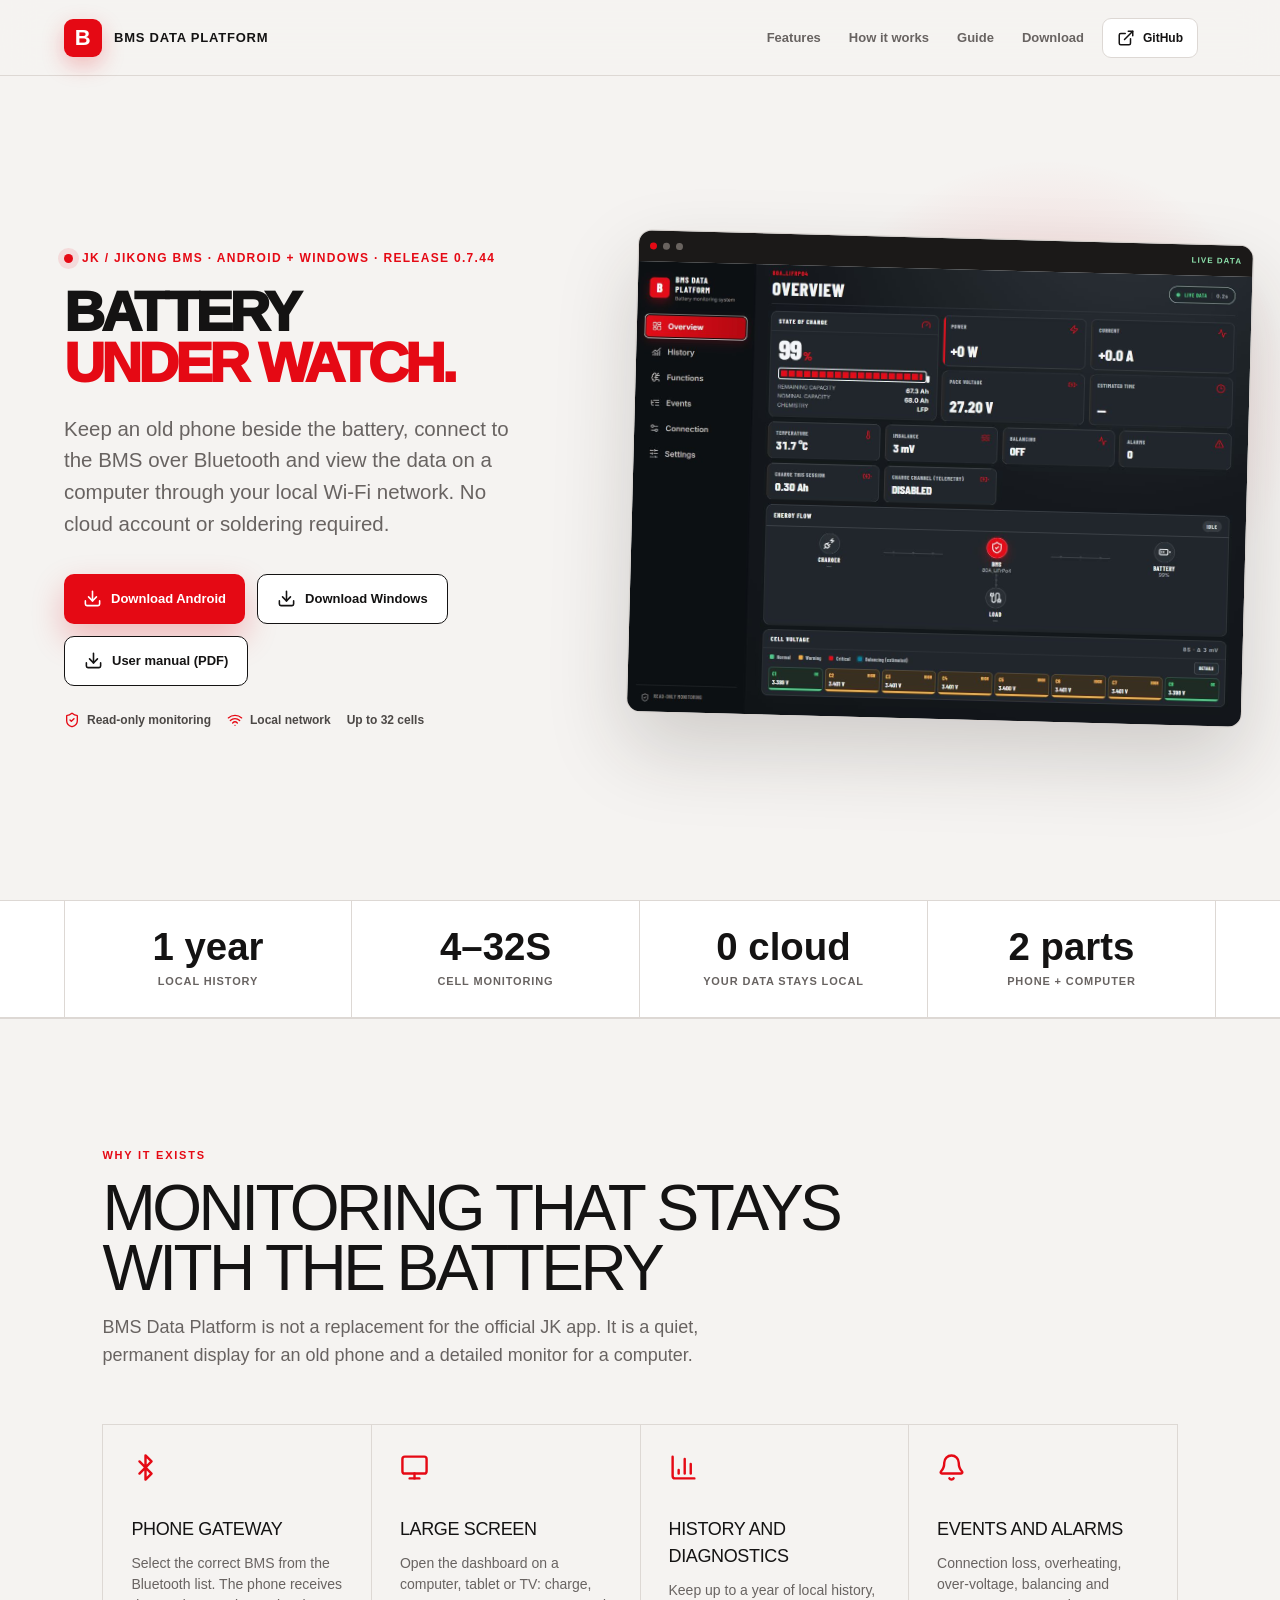
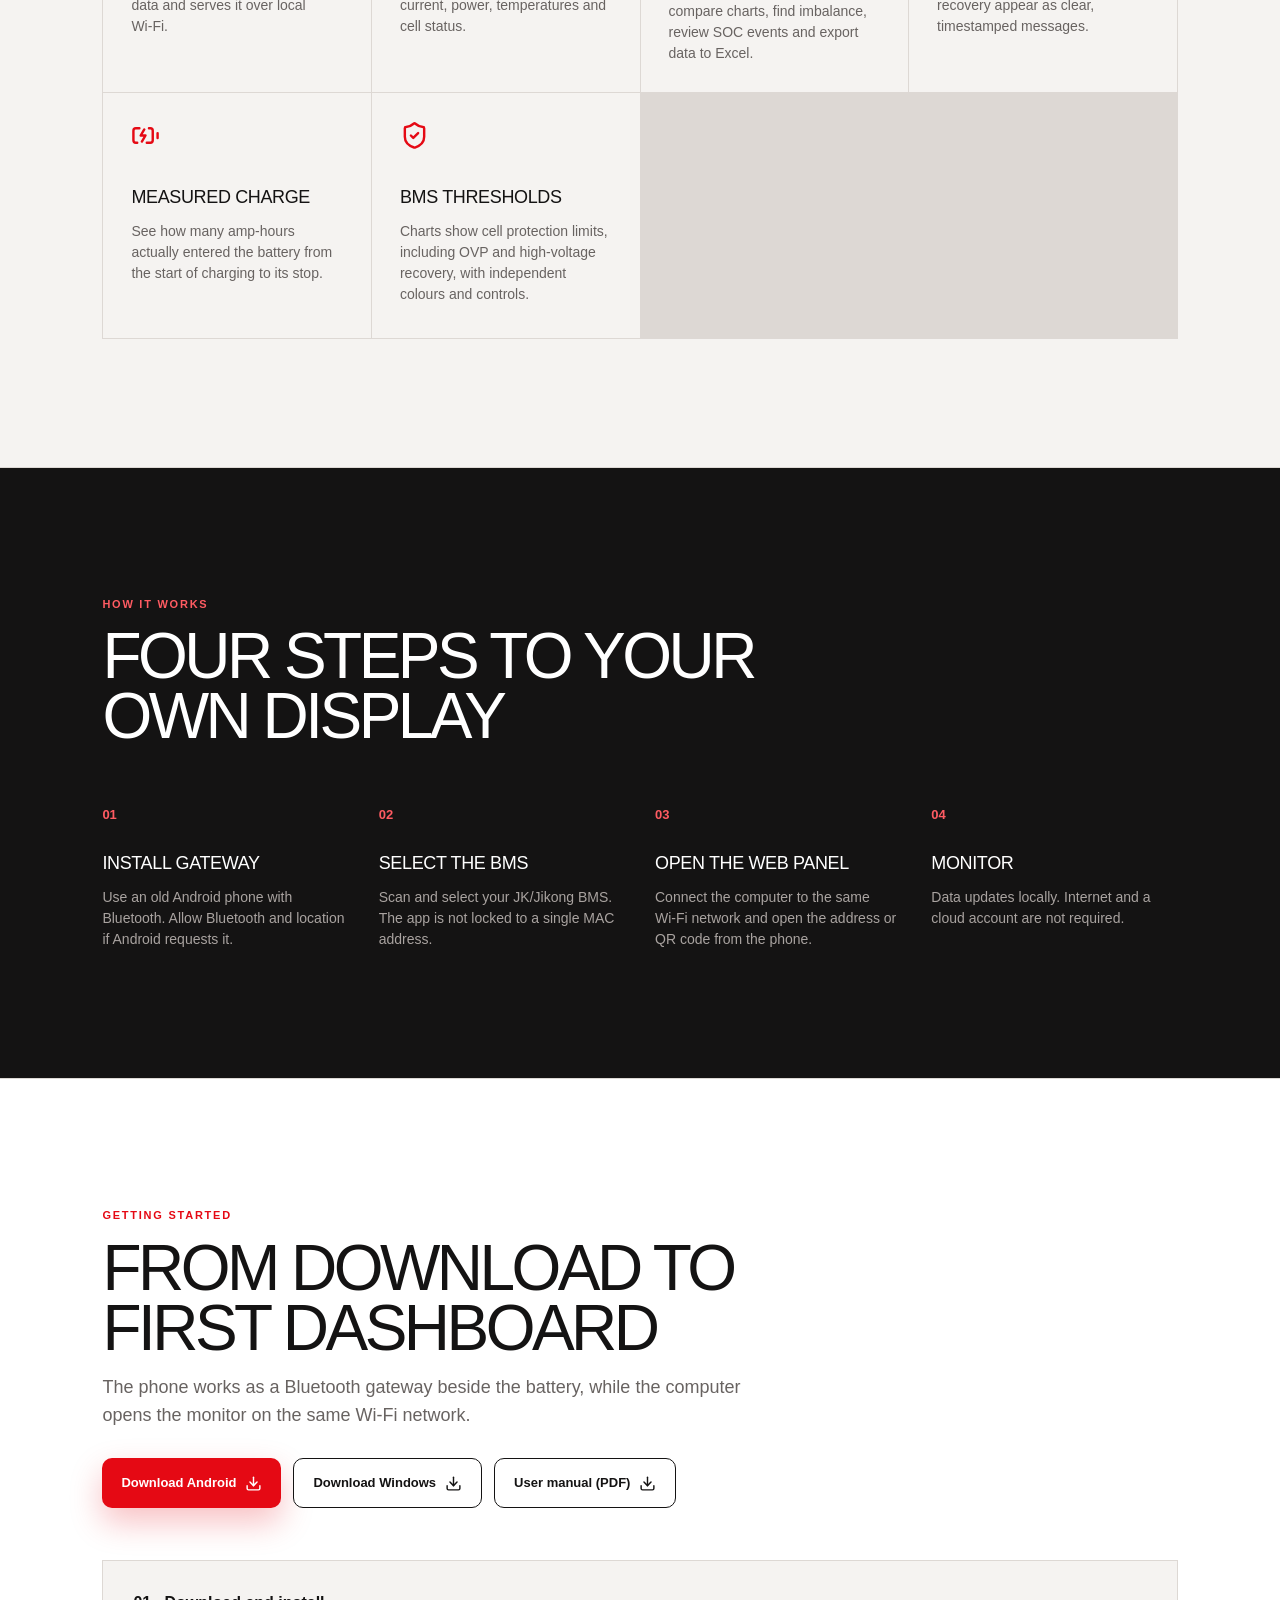
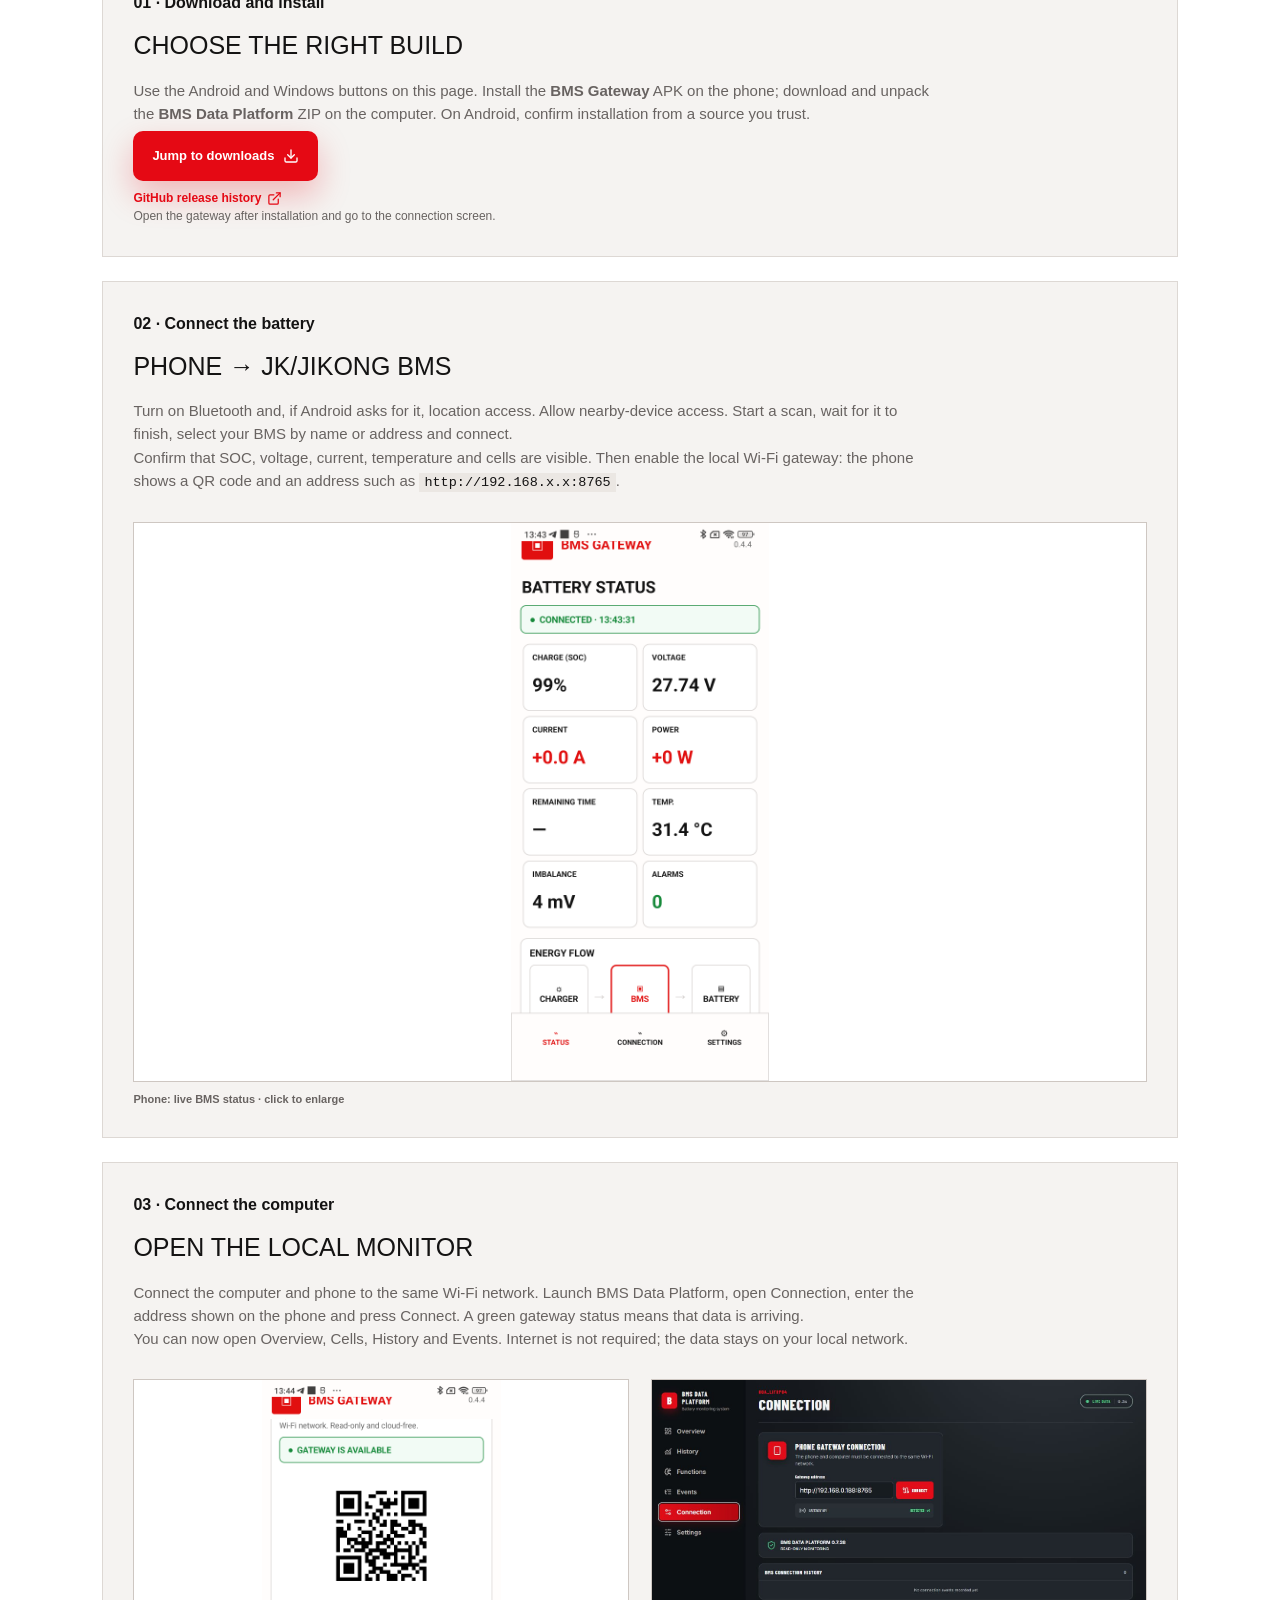
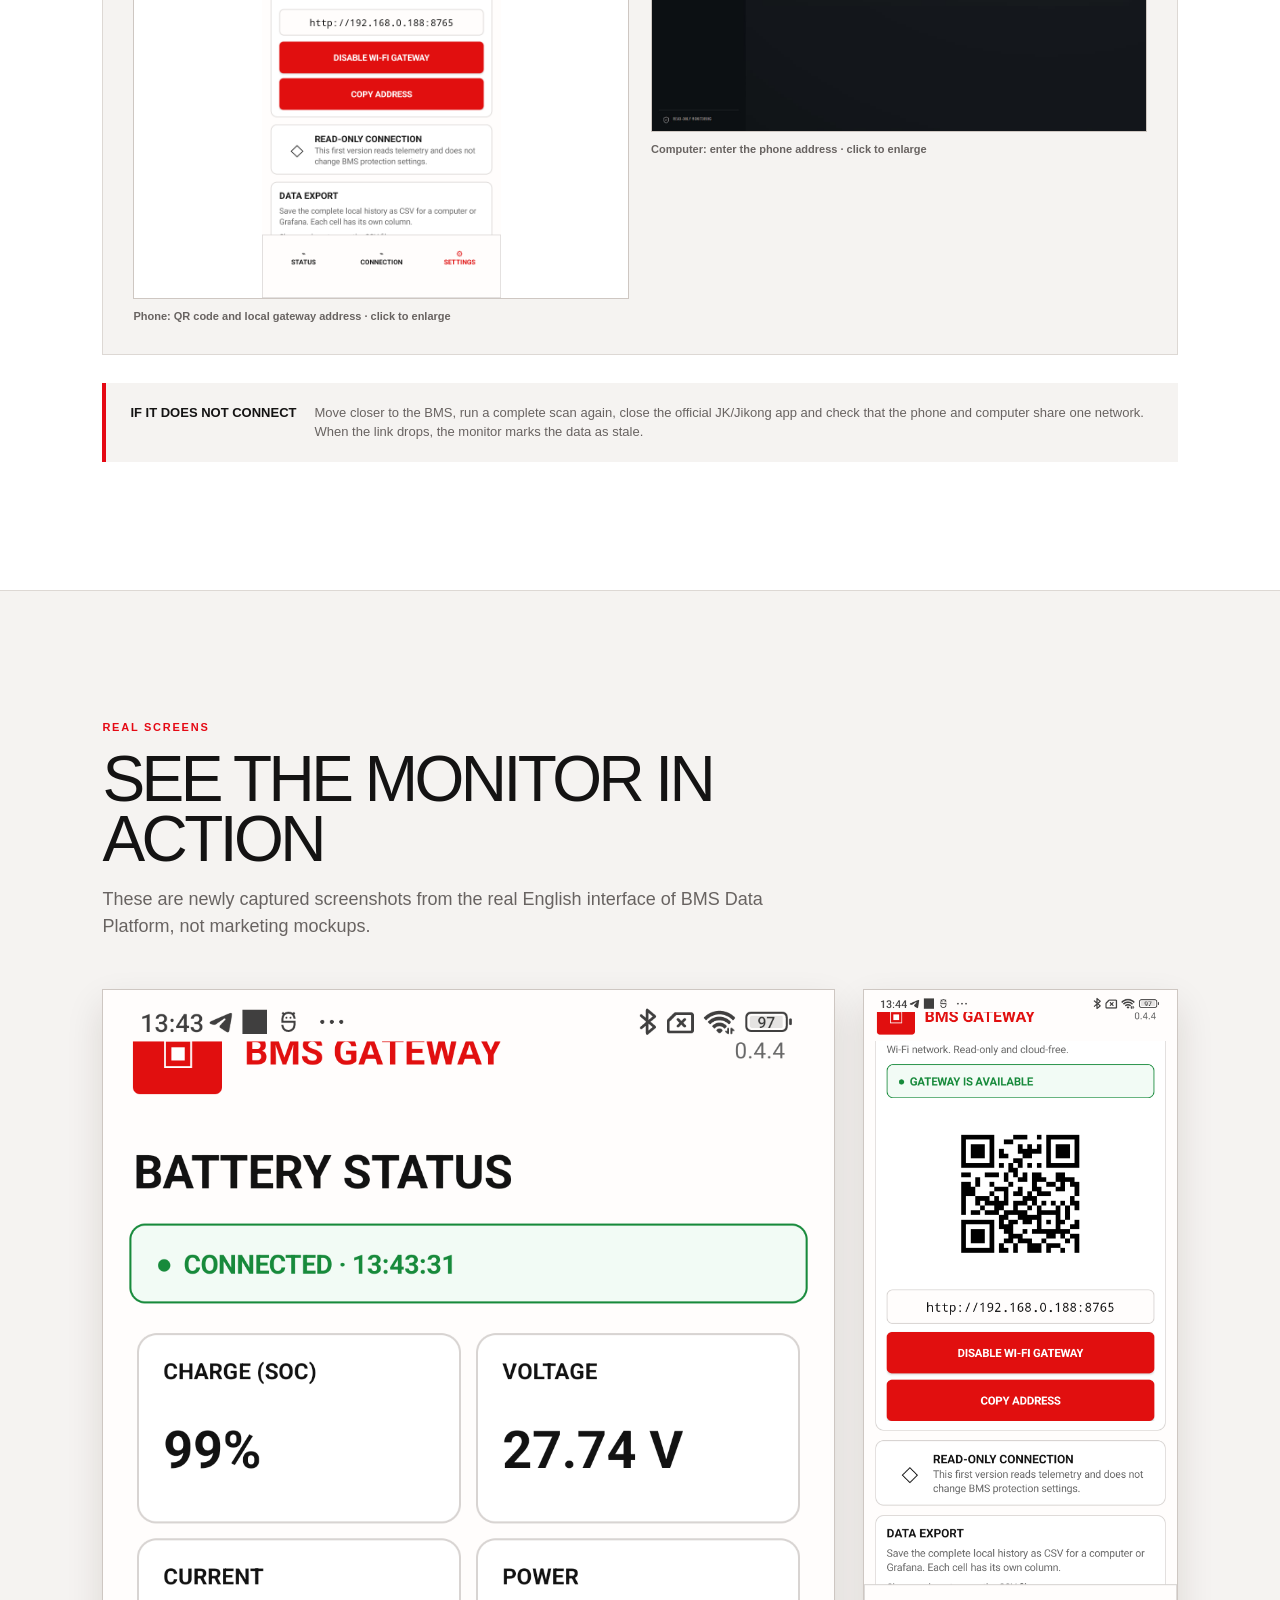
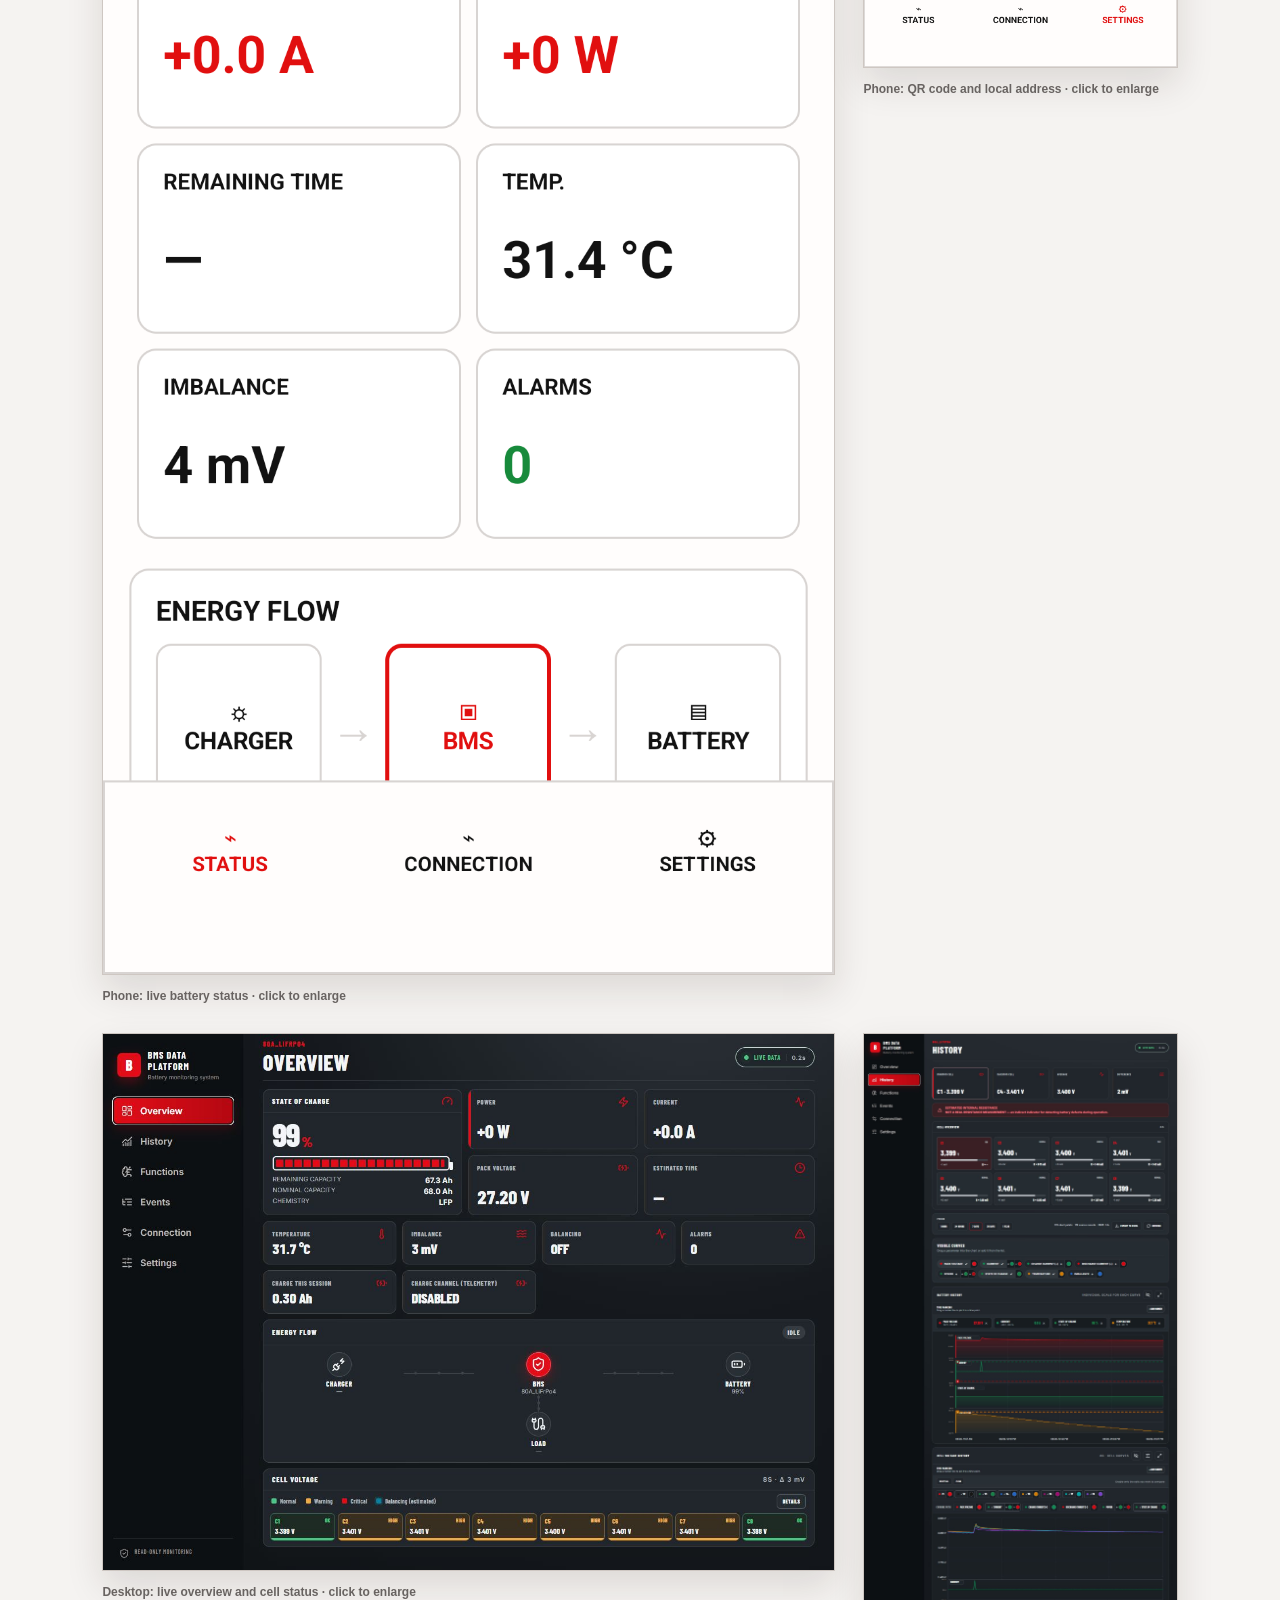
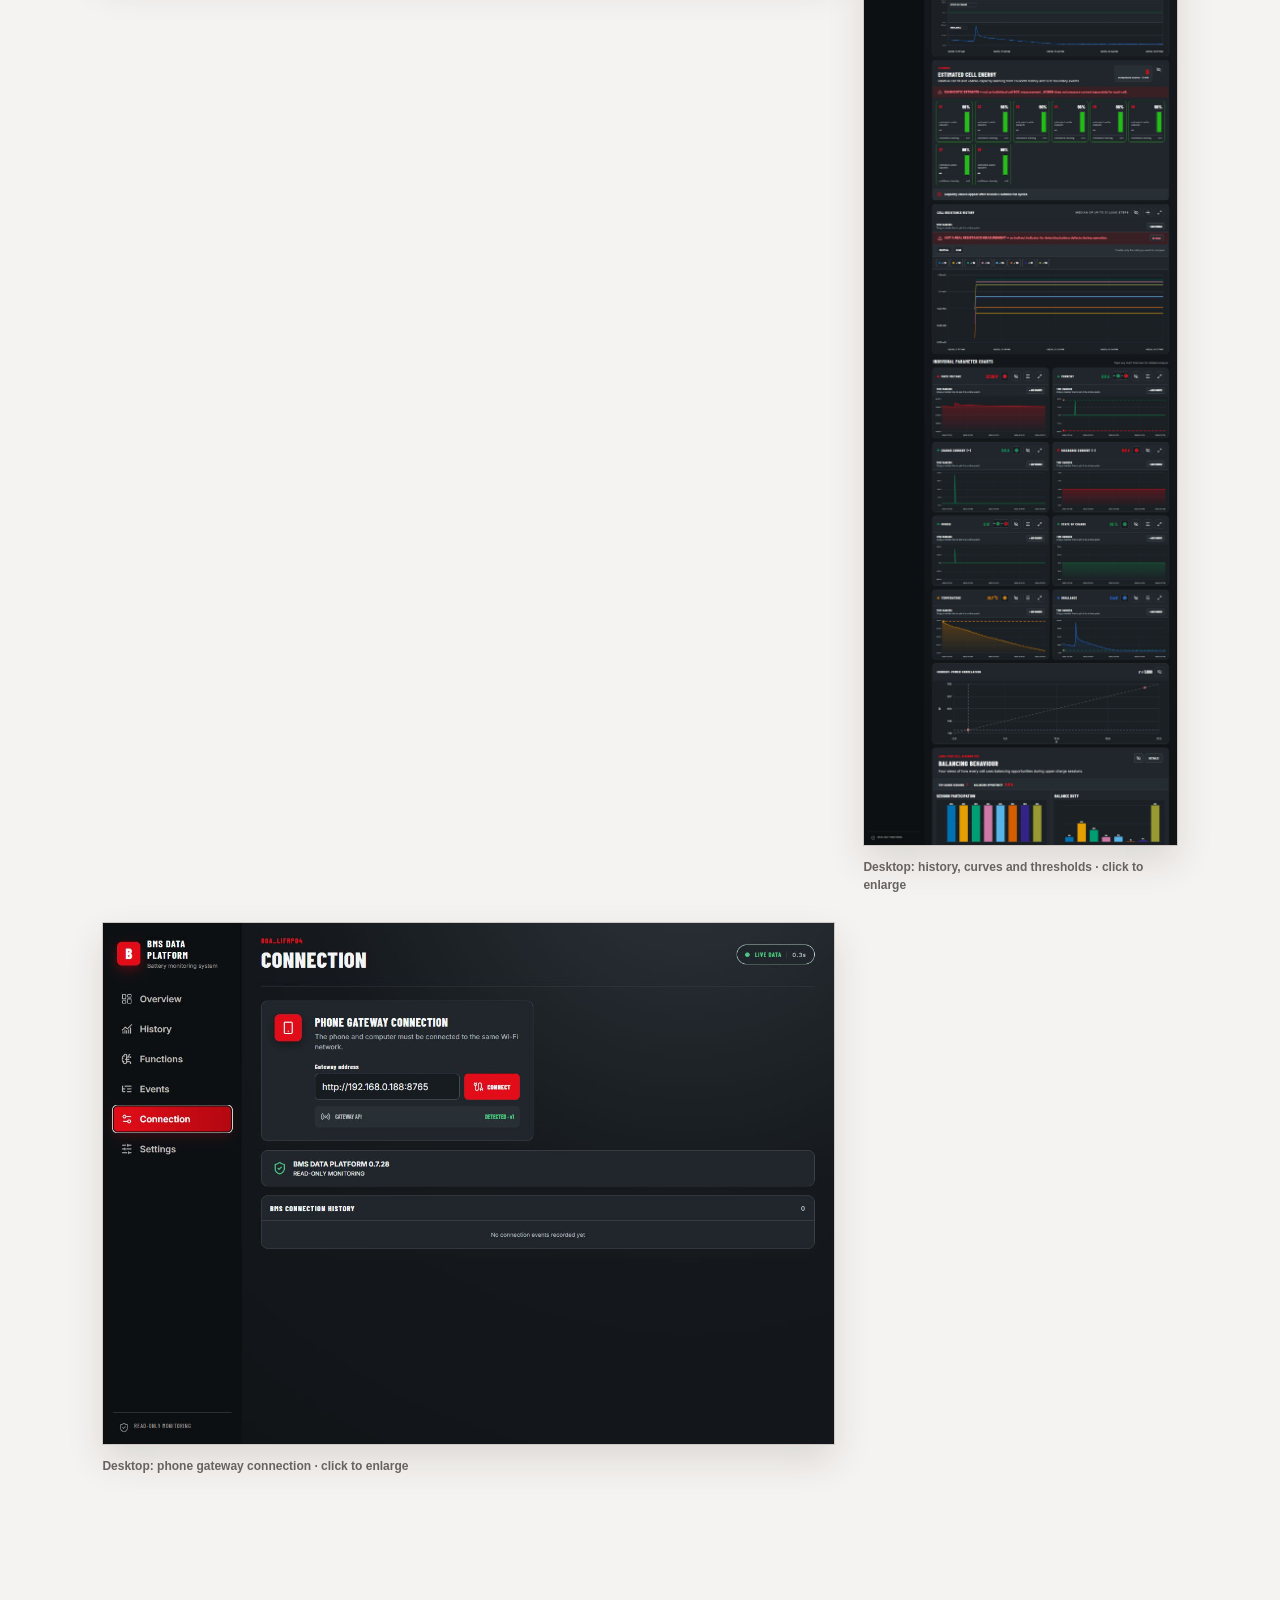
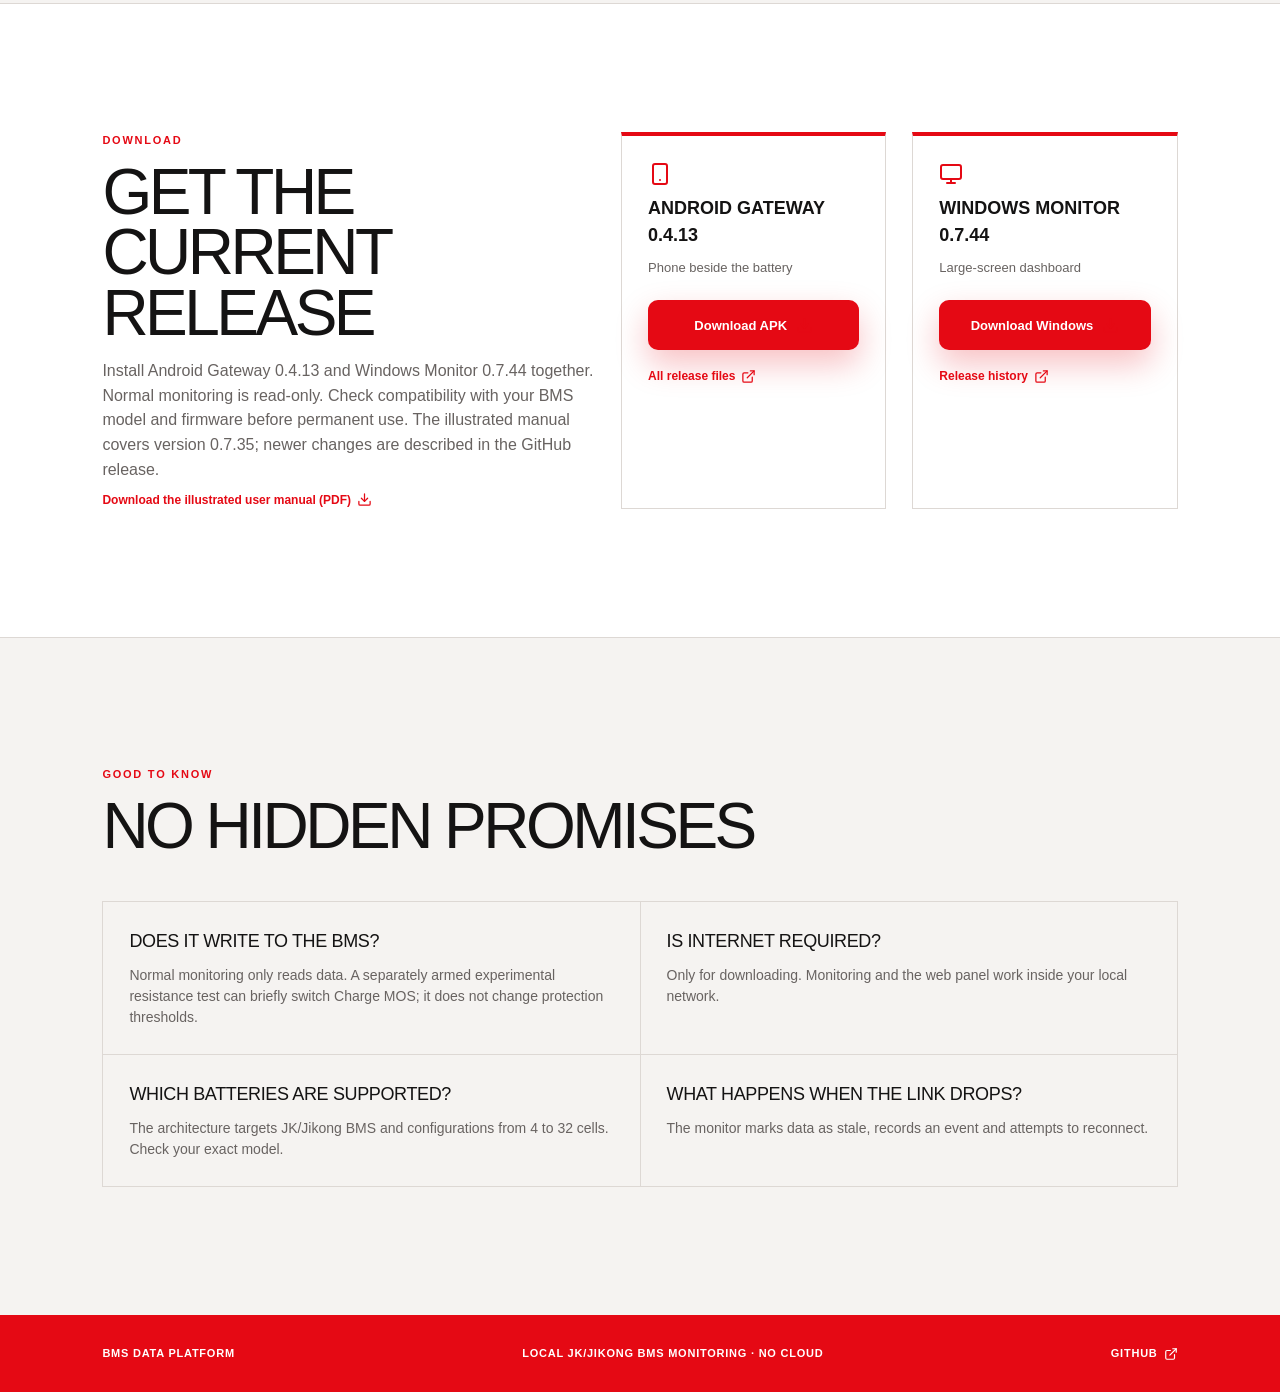
<file: en/index.html>
<!DOCTYPE html><html lang="en"><head><meta charSet="utf-8"/><meta name="viewport" content="width=device-width, initial-scale=1"/><link rel="preload" href="/desktop-overview.png" as="image"/><link rel="stylesheet" href="/_next/static/css/index.B_nz7eXu.css" data-rsc-css-href="/_next/static/css/index.B_nz7eXu.css" data-precedence="vite-rsc/importer-resources"/><link rel="modulepreload" fetchPriority="low" href="/_next/static/chunks/index-DTx-jmQl.js"/><script src="/_next/static/chunks/rolldown-runtime-C60lm6uB.js" type="module" async=""></script><script src="/_next/static/chunks/framework-D_rUT4EX.js" type="module" async=""></script><link rel="modulepreload" href="/_next/static/chunks/layout-segment-context-GzjRrCfj.js" crossorigin=""/><link rel="modulepreload" href="/_next/static/chunks/Icon-DGqOihj9.js" crossorigin=""/><link rel="modulepreload" href="/_next/static/chunks/LightboxImage-9a_vE-aG.js" crossorigin=""/><title>BMS Data Platform — JK/Jikong BMS monitoring</title><meta name="description" content="A read-only Android Bluetooth gateway and Windows dashboard for JK/Jikong BMS, with local history, charts and diagnostics."/><script>Object.assign(((self[Symbol.for("vinext.navigationRuntime")]??={bootstrap:{routeManifest:null},functions:{}}).bootstrap.rsc??={rsc:[]}),{params:{},nav:{"pathname":"/en","searchParams":[]}})</script><link rel="modulepreload" href="/_next/static/chunks/index-DTx-jmQl.js" />
</head><body><main><header class="site-header"><a class="brand" href="#top" aria-label="BMS Data Platform — home"><span>B</span><strong>BMS DATA PLATFORM</strong></a><nav aria-label="Main navigation"><a href="#features">Features</a><a href="#how">How it works</a><a href="#guide">Guide</a><a href="#download">Download</a></nav><a class="header-github" href="https://github.com/zayants/bms-data-platform/releases/tag/v0.7.44" target="_blank" rel="noreferrer"><svg xmlns="http://www.w3.org/2000/svg" width="18" height="18" viewBox="0 0 24 24" fill="none" stroke="currentColor" stroke-width="2" stroke-linecap="round" stroke-linejoin="round" class="lucide lucide-external-link" aria-hidden="true"><path d="M15 3h6v6"></path><path d="M10 14 21 3"></path><path d="M18 13v6a2 2 0 0 1-2 2H5a2 2 0 0 1-2-2V8a2 2 0 0 1 2-2h6"></path></svg> GitHub</a></header><section id="top" class="hero"><div class="hero-copy"><div class="eyebrow"><span></span> JK / Jikong BMS · Android + Windows · release 0.7.44</div><h1>Battery<br/><em>under watch.</em></h1><p class="lead">Keep an old phone beside the battery, connect to the BMS over Bluetooth and view the data on a computer through your local Wi‑Fi network. No cloud account or soldering required.</p><div class="hero-actions"><a class="button primary" href="https://github.com/zayants/bms-data-platform/releases/download/v0.7.44/BMS-Gateway-0.4.13-Android.apk"><svg xmlns="http://www.w3.org/2000/svg" width="19" height="19" viewBox="0 0 24 24" fill="none" stroke="currentColor" stroke-width="2" stroke-linecap="round" stroke-linejoin="round" class="lucide lucide-download" aria-hidden="true"><path d="M12 15V3"></path><path d="M21 15v4a2 2 0 0 1-2 2H5a2 2 0 0 1-2-2v-4"></path><path d="m7 10 5 5 5-5"></path></svg> Download Android</a><a class="button secondary" href="https://github.com/zayants/bms-data-platform/releases/download/v0.7.44/BMS-Data-Platform-0.7.44-Windows-x64.zip"><svg xmlns="http://www.w3.org/2000/svg" width="19" height="19" viewBox="0 0 24 24" fill="none" stroke="currentColor" stroke-width="2" stroke-linecap="round" stroke-linejoin="round" class="lucide lucide-download" aria-hidden="true"><path d="M12 15V3"></path><path d="M21 15v4a2 2 0 0 1-2 2H5a2 2 0 0 1-2-2v-4"></path><path d="m7 10 5 5 5-5"></path></svg> Download Windows</a><a class="button secondary" href="/manuals/BMS_Data_Platform_User_Manual_EN_v0.7.35.pdf"><svg xmlns="http://www.w3.org/2000/svg" width="19" height="19" viewBox="0 0 24 24" fill="none" stroke="currentColor" stroke-width="2" stroke-linecap="round" stroke-linejoin="round" class="lucide lucide-download" aria-hidden="true"><path d="M12 15V3"></path><path d="M21 15v4a2 2 0 0 1-2 2H5a2 2 0 0 1-2-2v-4"></path><path d="m7 10 5 5 5-5"></path></svg> User manual (PDF)</a></div><div class="trust-row"><span><svg xmlns="http://www.w3.org/2000/svg" width="24" height="24" viewBox="0 0 24 24" fill="none" stroke="currentColor" stroke-width="2" stroke-linecap="round" stroke-linejoin="round" class="lucide lucide-shield-check" aria-hidden="true"><path d="M20 13c0 5-3.5 7.5-7.66 8.95a1 1 0 0 1-.67-.01C7.5 20.5 4 18 4 13V6a1 1 0 0 1 1-1c2 0 4.5-1.2 6.24-2.72a1.17 1.17 0 0 1 1.52 0C14.51 3.81 17 5 19 5a1 1 0 0 1 1 1z"></path><path d="m9 12 2 2 4-4"></path></svg> Read-only monitoring</span><span><svg xmlns="http://www.w3.org/2000/svg" width="24" height="24" viewBox="0 0 24 24" fill="none" stroke="currentColor" stroke-width="2" stroke-linecap="round" stroke-linejoin="round" class="lucide lucide-wifi" aria-hidden="true"><path d="M12 20h.01"></path><path d="M2 8.82a15 15 0 0 1 20 0"></path><path d="M5 12.859a10 10 0 0 1 14 0"></path><path d="M8.5 16.429a5 5 0 0 1 7 0"></path></svg> Local network</span><span>Up to 32 cells</span></div></div><div class="hero-product" aria-label="Real BMS Data Platform screens"><div class="screen-window"><div class="window-bar"><i></i><i></i><i></i><span>LIVE DATA</span></div><img src="/desktop-overview.png" alt="Real BMS Monitor screen with charge, power and cells"/></div></div></section><section class="proof-strip" aria-label="Key capabilities"><div><strong>1 year</strong><span>local history</span></div><div><strong>4–32S</strong><span>cell monitoring</span></div><div><strong>0 cloud</strong><span>your data stays local</span></div><div><strong>2 parts</strong><span>phone + computer</span></div></section><section id="features" class="section features-section"><div class="section-kicker">Why it exists</div><h2>Monitoring that stays with the battery</h2><p class="section-intro">BMS Data Platform is not a replacement for the official JK app. It is a quiet, permanent display for an old phone and a detailed monitor for a computer.</p><div class="feature-grid"><article><svg xmlns="http://www.w3.org/2000/svg" width="24" height="24" viewBox="0 0 24 24" fill="none" stroke="currentColor" stroke-width="2" stroke-linecap="round" stroke-linejoin="round" class="lucide lucide-bluetooth" aria-hidden="true"><path d="m7 7 10 10-5 5V2l5 5L7 17"></path></svg><h3>Phone gateway</h3><p>Select the correct BMS from the Bluetooth list. The phone receives data and serves it over local Wi‑Fi.</p></article><article><svg xmlns="http://www.w3.org/2000/svg" width="24" height="24" viewBox="0 0 24 24" fill="none" stroke="currentColor" stroke-width="2" stroke-linecap="round" stroke-linejoin="round" class="lucide lucide-monitor" aria-hidden="true"><rect width="20" height="14" x="2" y="3" rx="2"></rect><line x1="8" x2="16" y1="21" y2="21"></line><line x1="12" x2="12" y1="17" y2="21"></line></svg><h3>Large screen</h3><p>Open the dashboard on a computer, tablet or TV: charge, current, power, temperatures and cell status.</p></article><article><svg xmlns="http://www.w3.org/2000/svg" width="24" height="24" viewBox="0 0 24 24" fill="none" stroke="currentColor" stroke-width="2" stroke-linecap="round" stroke-linejoin="round" class="lucide lucide-chart-column" aria-hidden="true"><path d="M3 3v16a2 2 0 0 0 2 2h16"></path><path d="M18 17V9"></path><path d="M13 17V5"></path><path d="M8 17v-3"></path></svg><h3>History and diagnostics</h3><p>Keep up to a year of local history, compare charts, find imbalance, review SOC events and export data to Excel.</p></article><article><svg xmlns="http://www.w3.org/2000/svg" width="24" height="24" viewBox="0 0 24 24" fill="none" stroke="currentColor" stroke-width="2" stroke-linecap="round" stroke-linejoin="round" class="lucide lucide-bell" aria-hidden="true"><path d="M10.268 21a2 2 0 0 0 3.464 0"></path><path d="M3.262 15.326A1 1 0 0 0 4 17h16a1 1 0 0 0 .74-1.673C19.41 13.956 18 12.499 18 8A6 6 0 0 0 6 8c0 4.499-1.411 5.956-2.738 7.326"></path></svg><h3>Events and alarms</h3><p>Connection loss, overheating, over-voltage, balancing and recovery appear as clear, timestamped messages.</p></article><article><svg xmlns="http://www.w3.org/2000/svg" width="24" height="24" viewBox="0 0 24 24" fill="none" stroke="currentColor" stroke-width="2" stroke-linecap="round" stroke-linejoin="round" class="lucide lucide-battery-charging" aria-hidden="true"><path d="m11 7-3 5h4l-3 5"></path><path d="M14.856 6H16a2 2 0 0 1 2 2v8a2 2 0 0 1-2 2h-2.935"></path><path d="M22 14v-4"></path><path d="M5.14 18H4a2 2 0 0 1-2-2V8a2 2 0 0 1 2-2h2.936"></path></svg><h3>Measured charge</h3><p>See how many amp-hours actually entered the battery from the start of charging to its stop.</p></article><article><svg xmlns="http://www.w3.org/2000/svg" width="24" height="24" viewBox="0 0 24 24" fill="none" stroke="currentColor" stroke-width="2" stroke-linecap="round" stroke-linejoin="round" class="lucide lucide-shield-check" aria-hidden="true"><path d="M20 13c0 5-3.5 7.5-7.66 8.95a1 1 0 0 1-.67-.01C7.5 20.5 4 18 4 13V6a1 1 0 0 1 1-1c2 0 4.5-1.2 6.24-2.72a1.17 1.17 0 0 1 1.52 0C14.51 3.81 17 5 19 5a1 1 0 0 1 1 1z"></path><path d="m9 12 2 2 4-4"></path></svg><h3>BMS thresholds</h3><p>Charts show cell protection limits, including OVP and high-voltage recovery, with independent colours and controls.</p></article></div></section><section id="how" class="section how-section"><div class="section-kicker">How it works</div><h2>Four steps to your own display</h2><div class="steps"><div><b>01</b><h3>Install Gateway</h3><p>Use an old Android phone with Bluetooth. Allow Bluetooth and location if Android requests it.</p></div><div><b>02</b><h3>Select the BMS</h3><p>Scan and select your JK/Jikong BMS. The app is not locked to a single MAC address.</p></div><div><b>03</b><h3>Open the web panel</h3><p>Connect the computer to the same Wi‑Fi network and open the address or QR code from the phone.</p></div><div><b>04</b><h3>Monitor</h3><p>Data updates locally. Internet and a cloud account are not required.</p></div></div></section><section id="guide" class="section guide-section"><div class="section-kicker">Getting started</div><h2>From download to first dashboard</h2><p class="section-intro">The phone works as a Bluetooth gateway beside the battery, while the computer opens the monitor on the same Wi‑Fi network.</p><div class="guide-download-actions" aria-label="Download apps and manual before starting"><a class="button primary" href="https://github.com/zayants/bms-data-platform/releases/download/v0.7.44/BMS-Gateway-0.4.13-Android.apk">Download Android <svg xmlns="http://www.w3.org/2000/svg" width="17" height="17" viewBox="0 0 24 24" fill="none" stroke="currentColor" stroke-width="2" stroke-linecap="round" stroke-linejoin="round" class="lucide lucide-download" aria-hidden="true"><path d="M12 15V3"></path><path d="M21 15v4a2 2 0 0 1-2 2H5a2 2 0 0 1-2-2v-4"></path><path d="m7 10 5 5 5-5"></path></svg></a><a class="button secondary" href="https://github.com/zayants/bms-data-platform/releases/download/v0.7.44/BMS-Data-Platform-0.7.44-Windows-x64.zip">Download Windows <svg xmlns="http://www.w3.org/2000/svg" width="17" height="17" viewBox="0 0 24 24" fill="none" stroke="currentColor" stroke-width="2" stroke-linecap="round" stroke-linejoin="round" class="lucide lucide-download" aria-hidden="true"><path d="M12 15V3"></path><path d="M21 15v4a2 2 0 0 1-2 2H5a2 2 0 0 1-2-2v-4"></path><path d="m7 10 5 5 5-5"></path></svg></a><a class="button secondary" href="/manuals/BMS_Data_Platform_User_Manual_EN_v0.7.35.pdf">User manual (PDF) <svg xmlns="http://www.w3.org/2000/svg" width="17" height="17" viewBox="0 0 24 24" fill="none" stroke="currentColor" stroke-width="2" stroke-linecap="round" stroke-linejoin="round" class="lucide lucide-download" aria-hidden="true"><path d="M12 15V3"></path><path d="M21 15v4a2 2 0 0 1-2 2H5a2 2 0 0 1-2-2v-4"></path><path d="m7 10 5 5 5-5"></path></svg></a></div><div class="guide-list"><article class="guide-step"><div class="guide-copy"><b>01 · Download and install</b><h3>Choose the right build</h3><p>Use the Android and Windows buttons on this page. Install the <strong>BMS Gateway</strong> APK on the phone; download and unpack the <strong>BMS Data Platform</strong> ZIP on the computer. On Android, confirm installation from a source you trust.</p><a class="button primary" href="#download">Jump to downloads <svg xmlns="http://www.w3.org/2000/svg" width="16" height="16" viewBox="0 0 24 24" fill="none" stroke="currentColor" stroke-width="2" stroke-linecap="round" stroke-linejoin="round" class="lucide lucide-download" aria-hidden="true"><path d="M12 15V3"></path><path d="M21 15v4a2 2 0 0 1-2 2H5a2 2 0 0 1-2-2v-4"></path><path d="m7 10 5 5 5-5"></path></svg></a><a class="text-link" href="https://github.com/zayants/bms-data-platform/releases/tag/v0.7.44" target="_blank" rel="noreferrer">GitHub release history <svg xmlns="http://www.w3.org/2000/svg" width="15" height="15" viewBox="0 0 24 24" fill="none" stroke="currentColor" stroke-width="2" stroke-linecap="round" stroke-linejoin="round" class="lucide lucide-external-link" aria-hidden="true"><path d="M15 3h6v6"></path><path d="M10 14 21 3"></path><path d="M18 13v6a2 2 0 0 1-2 2H5a2 2 0 0 1-2-2V8a2 2 0 0 1 2-2h6"></path></svg></a><p class="guide-note">Open the gateway after installation and go to the connection screen.</p></div></article><article class="guide-step"><div class="guide-copy"><b>02 · Connect the battery</b><h3>Phone → JK/Jikong BMS</h3><p>Turn on Bluetooth and, if Android asks for it, location access. Allow nearby-device access. Start a scan, wait for it to finish, select your BMS by name or address and connect.</p><p>Confirm that SOC, voltage, current, temperature and cells are visible. Then enable the local Wi‑Fi gateway: the phone shows a QR code and an address such as <code>http://192.168.x.x:8765</code>.</p></div><figure><button class="zoomable-image" type="button" aria-label="Увеличить изображение: Real English BMS Gateway battery status screen"><img src="/android-status-en.png" alt="Real English BMS Gateway battery status screen"/></button><figcaption>Phone: live BMS status · click to enlarge</figcaption></figure></article><article class="guide-step"><div class="guide-copy"><b>03 · Connect the computer</b><h3>Open the local monitor</h3><p>Connect the computer and phone to the same Wi‑Fi network. Launch BMS Data Platform, open Connection, enter the address shown on the phone and press Connect. A green gateway status means that data is arriving.</p><p>You can now open Overview, Cells, History and Events. Internet is not required; the data stays on your local network.</p></div><div class="guide-pair"><figure><button class="zoomable-image" type="button" aria-label="Увеличить изображение: Real English BMS Gateway QR code and local address"><img src="/android-settings-en.png" alt="Real English BMS Gateway QR code and local address"/></button><figcaption>Phone: QR code and local gateway address · click to enlarge</figcaption></figure><figure><button class="zoomable-image" type="button" aria-label="Увеличить изображение: Computer connection screen for the phone gateway"><img src="/guide-desktop-connection.png" alt="Computer connection screen for the phone gateway"/></button><figcaption>Computer: enter the phone address · click to enlarge</figcaption></figure></div></article></div><div class="guide-troubles"><strong>If it does not connect</strong><span>Move closer to the BMS, run a complete scan again, close the official JK/Jikong app and check that the phone and computer share one network. When the link drops, the monitor marks the data as stale.</span></div></section><section class="section screenshots-section"><div class="section-kicker">Real screens</div><h2>See the monitor in action</h2><p class="section-intro">These are newly captured screenshots from the real English interface of BMS Data Platform, not marketing mockups.</p><div class="shot-grid"><figure><button class="zoomable-image" type="button" aria-label="Увеличить изображение: Real English BMS Gateway status"><img src="/android-status-en.png" alt="Real English BMS Gateway status"/></button><figcaption>Phone: live battery status · click to enlarge</figcaption></figure><figure><button class="zoomable-image" type="button" aria-label="Увеличить изображение: Real English BMS Gateway local Wi-Fi gateway"><img src="/android-settings-en.png" alt="Real English BMS Gateway local Wi-Fi gateway"/></button><figcaption>Phone: QR code and local address · click to enlarge</figcaption></figure><figure><button class="zoomable-image" type="button" aria-label="Увеличить изображение: Real English BMS Data Platform overview"><img src="/desktop-overview.png" alt="Real English BMS Data Platform overview"/></button><figcaption>Desktop: live overview and cell status · click to enlarge</figcaption></figure><figure><button class="zoomable-image" type="button" aria-label="Увеличить изображение: Real English BMS Data Platform history screen"><img src="/desktop-history.png" alt="Real English BMS Data Platform history screen"/></button><figcaption>Desktop: history, curves and thresholds · click to enlarge</figcaption></figure><figure><button class="zoomable-image" type="button" aria-label="Увеличить изображение: Real English BMS Data Platform connection screen"><img src="/desktop-connection.png" alt="Real English BMS Data Platform connection screen"/></button><figcaption>Desktop: phone gateway connection · click to enlarge</figcaption></figure></div></section><section id="download" class="section download-section"><div><div class="section-kicker">Download</div><h2>Get the current release</h2><p>Install Android Gateway 0.4.13 and Windows Monitor 0.7.44 together. Normal monitoring is read-only. Check compatibility with your BMS model and firmware before permanent use. The illustrated manual covers version 0.7.35; newer changes are described in the GitHub release.</p><a class="text-link" href="/manuals/BMS_Data_Platform_User_Manual_EN_v0.7.35.pdf">Download the illustrated user manual (PDF) <svg xmlns="http://www.w3.org/2000/svg" width="15" height="15" viewBox="0 0 24 24" fill="none" stroke="currentColor" stroke-width="2" stroke-linecap="round" stroke-linejoin="round" class="lucide lucide-download" aria-hidden="true"><path d="M12 15V3"></path><path d="M21 15v4a2 2 0 0 1-2 2H5a2 2 0 0 1-2-2v-4"></path><path d="m7 10 5 5 5-5"></path></svg></a></div><div class="download-card"><svg xmlns="http://www.w3.org/2000/svg" width="24" height="24" viewBox="0 0 24 24" fill="none" stroke="currentColor" stroke-width="2" stroke-linecap="round" stroke-linejoin="round" class="lucide lucide-smartphone" aria-hidden="true"><rect width="14" height="20" x="5" y="2" rx="2" ry="2"></rect><path d="M12 18h.01"></path></svg><strong>Android Gateway 0.4.13</strong><span>Phone beside the battery</span><a class="button primary" href="https://github.com/zayants/bms-data-platform/releases/download/v0.7.44/BMS-Gateway-0.4.13-Android.apk">Download APK <svg xmlns="http://www.w3.org/2000/svg" width="17" height="17" viewBox="0 0 24 24" fill="none" stroke="currentColor" stroke-width="2" stroke-linecap="round" stroke-linejoin="round" class="lucide lucide-download" aria-hidden="true"><path d="M12 15V3"></path><path d="M21 15v4a2 2 0 0 1-2 2H5a2 2 0 0 1-2-2v-4"></path><path d="m7 10 5 5 5-5"></path></svg></a><a class="text-link" href="https://github.com/zayants/bms-data-platform/releases/tag/v0.7.44" target="_blank" rel="noreferrer">All release files <svg xmlns="http://www.w3.org/2000/svg" width="15" height="15" viewBox="0 0 24 24" fill="none" stroke="currentColor" stroke-width="2" stroke-linecap="round" stroke-linejoin="round" class="lucide lucide-external-link" aria-hidden="true"><path d="M15 3h6v6"></path><path d="M10 14 21 3"></path><path d="M18 13v6a2 2 0 0 1-2 2H5a2 2 0 0 1-2-2V8a2 2 0 0 1 2-2h6"></path></svg></a></div><div class="download-card"><svg xmlns="http://www.w3.org/2000/svg" width="24" height="24" viewBox="0 0 24 24" fill="none" stroke="currentColor" stroke-width="2" stroke-linecap="round" stroke-linejoin="round" class="lucide lucide-monitor" aria-hidden="true"><rect width="20" height="14" x="2" y="3" rx="2"></rect><line x1="8" x2="16" y1="21" y2="21"></line><line x1="12" x2="12" y1="17" y2="21"></line></svg><strong>Windows Monitor 0.7.44</strong><span>Large-screen dashboard</span><a class="button primary" href="https://github.com/zayants/bms-data-platform/releases/download/v0.7.44/BMS-Data-Platform-0.7.44-Windows-x64.zip">Download Windows <svg xmlns="http://www.w3.org/2000/svg" width="17" height="17" viewBox="0 0 24 24" fill="none" stroke="currentColor" stroke-width="2" stroke-linecap="round" stroke-linejoin="round" class="lucide lucide-download" aria-hidden="true"><path d="M12 15V3"></path><path d="M21 15v4a2 2 0 0 1-2 2H5a2 2 0 0 1-2-2v-4"></path><path d="m7 10 5 5 5-5"></path></svg></a><a class="text-link" href="https://github.com/zayants/bms-data-platform/releases/tag/v0.7.44" target="_blank" rel="noreferrer">Release history <svg xmlns="http://www.w3.org/2000/svg" width="15" height="15" viewBox="0 0 24 24" fill="none" stroke="currentColor" stroke-width="2" stroke-linecap="round" stroke-linejoin="round" class="lucide lucide-external-link" aria-hidden="true"><path d="M15 3h6v6"></path><path d="M10 14 21 3"></path><path d="M18 13v6a2 2 0 0 1-2 2H5a2 2 0 0 1-2-2V8a2 2 0 0 1 2-2h6"></path></svg></a></div></section><section class="section faq-section"><div class="section-kicker">Good to know</div><h2>No hidden promises</h2><div class="faq-grid"><div><h3>Does it write to the BMS?</h3><p>Normal monitoring only reads data. A separately armed experimental resistance test can briefly switch Charge MOS; it does not change protection thresholds.</p></div><div><h3>Is internet required?</h3><p>Only for downloading. Monitoring and the web panel work inside your local network.</p></div><div><h3>Which batteries are supported?</h3><p>The architecture targets JK/Jikong BMS and configurations from 4 to 32 cells. Check your exact model.</p></div><div><h3>What happens when the link drops?</h3><p>The monitor marks data as stale, records an event and attempts to reconnect.</p></div></div></section><footer><span>BMS DATA PLATFORM</span><span>Local JK/Jikong BMS monitoring · no cloud</span><a href="https://github.com/zayants/bms-data-platform/releases/tag/v0.7.44" target="_blank" rel="noreferrer">GitHub <svg xmlns="http://www.w3.org/2000/svg" width="14" height="14" viewBox="0 0 24 24" fill="none" stroke="currentColor" stroke-width="2" stroke-linecap="round" stroke-linejoin="round" class="lucide lucide-external-link" aria-hidden="true"><path d="M15 3h6v6"></path><path d="M10 14 21 3"></path><path d="M18 13v6a2 2 0 0 1-2 2H5a2 2 0 0 1-2-2V8a2 2 0 0 1 2-2h6"></path></svg></a></footer></main><script type="module" src="/_next/static/chunks/index-DTx-jmQl.js" id="_R_" async=""></script><script>((self[Symbol.for("vinext.navigationRuntime")]??={bootstrap:{routeManifest:null},functions:{}}).bootstrap.rsc??={rsc:[]}).rsc.push("0:{\"page:/en\":\"$L1\",\"layout:/\":\"$L2\",\"route:/en\":\"$L3\",\"__route\":\"route:/en\",\"__interceptionContext\":null,\"__layoutIds\":[\"layout:/\"],\"__rootLayout\":\"/\",\"__bfcacheSegmentIdentities\":{\"layout:/\":\"[\\\"layout\\\",\\\"layout:/\\\",\\\"root-boundary:/\\\",\\\"\\\"]\",\"page:/en\":\"[\\\"page\\\",\\\"page:/en\\\",\\\"root-boundary:/\\\",\\\"[\\\\\\\"en\\\\\\\"]\\\"]\"},\"__srcPage\":[\"en\",\"page\"],\"__layoutFlags\":{\"layout:/\":\"s\"},\"__artifactCompatibility\":{\"schemaVersion\":1,\"graphVersion\":\"app-route-graph:45c790183ba88330\",\"deploymentVersion\":\"b8bccc03-559f-4d13-936a-640dbf0d9dba\",\"appElementsSchemaVersion\":1,\"rscPayloadSchemaVersion\":1,\"rootBoundaryId\":\"/\",\"renderEpoch\":null}}\n")</script><script>((self[Symbol.for("vinext.navigationRuntime")]??={bootstrap:{routeManifest:null},functions:{}}).bootstrap.rsc??={rsc:[]}).rsc.push("4:I[\"416c5e021802\",[],\"Children\",1]\n")</script><script>((self[Symbol.for("vinext.navigationRuntime")]??={bootstrap:{routeManifest:null},functions:{}}).bootstrap.rsc??={rsc:[]}).rsc.push("5:I[\"8b58cbad025d\",[],\"GlobalErrorBoundary\",1]\n")</script><script>((self[Symbol.for("vinext.navigationRuntime")]??={bootstrap:{routeManifest:null},functions:{}}).bootstrap.rsc??={rsc:[]}).rsc.push("6:I[\"4d0b646553ed\",[],\"default\",1]\n")</script><script>((self[Symbol.for("vinext.navigationRuntime")]??={bootstrap:{routeManifest:null},functions:{}}).bootstrap.rsc??={rsc:[]}).rsc.push("7:I[\"8b58cbad025d\",[],\"ErrorBoundary\",1]\n")</script><script>((self[Symbol.for("vinext.navigationRuntime")]??={bootstrap:{routeManifest:null},functions:{}}).bootstrap.rsc??={rsc:[]}).rsc.push("8:I[\"f4fa97b4c255\",[],\"LayoutSegmentProvider\",1]\n")</script><script>((self[Symbol.for("vinext.navigationRuntime")]??={bootstrap:{routeManifest:null},functions:{}}).bootstrap.rsc??={rsc:[]}).rsc.push("9:I[\"416c5e021802\",[],\"Slot\",1]\n")</script><script>((self[Symbol.for("vinext.navigationRuntime")]??={bootstrap:{routeManifest:null},functions:{}}).bootstrap.rsc??={rsc:[]}).rsc.push("a:I[\"8b58cbad025d\",[],\"NotFoundBoundary\",1]\n")</script><script>((self[Symbol.for("vinext.navigationRuntime")]??={bootstrap:{routeManifest:null},functions:{}}).bootstrap.rsc??={rsc:[]}).rsc.push("b:I[\"877bf9fc4568\",[],\"AppRouterScrollTarget\",1]\n")</script><script>((self[Symbol.for("vinext.navigationRuntime")]??={bootstrap:{routeManifest:null},functions:{}}).bootstrap.rsc??={rsc:[]}).rsc.push("c:I[\"8b58cbad025d\",[],\"RedirectBoundary\",1]\n")</script><script>((self[Symbol.for("vinext.navigationRuntime")]??={bootstrap:{routeManifest:null},functions:{}}).bootstrap.rsc??={rsc:[]}).rsc.push(":HL[\"/_next/static/css/index.B_nz7eXu.css\",\"style\"     ]\n")</script><script>((self[Symbol.for("vinext.navigationRuntime")]??={bootstrap:{routeManifest:null},functions:{}}).bootstrap.rsc??={rsc:[]}).rsc.push("2:[[[\"$\",\"link\",\"css:/_next/static/css/index.B_nz7eXu.css\",{\"rel\":\"stylesheet\",\"precedence\":\"vite-rsc/importer-resources\",\"href\":\"/_next/static/css/index.B_nz7eXu.css\",\"data-rsc-css-href\":\"/_next/static/css/index.B_nz7eXu.css\"}],\"$undefined\"],[\"$\",\"html\",null,{\"lang\":\"en\",\"children\":[\"$\",\"body\",null,{\"children\":[\"$\",\"$L4\",null,{}]}]}]]\n")</script><script>((self[Symbol.for("vinext.navigationRuntime")]??={bootstrap:{routeManifest:null},functions:{}}).bootstrap.rsc??={rsc:[]}).rsc.push("3:[[[\"$\",\"meta\",null,{\"charSet\":\"utf-8\"}],[[\"$\",\"title\",\"0\",{\"children\":\"BMS Data Platform — JK/Jikong BMS monitoring\"}],[\"$\",\"meta\",\"1\",{\"name\":\"description\",\"content\":\"A read-only Android Bluetooth gateway and Windows dashboard for JK/Jikong BMS, with local history, charts and diagnostics.\"}]],[[\"$\",\"meta\",\"0\",{\"name\":\"viewport\",\"content\":\"width=device-width, initial-scale=1\"}]]],[\"$\",\"$L5\",null,{\"fallback\":\"$6\",\"children\":[\"$\",\"$L7\",null,{\"fallback\":\"$6\",\"children\":[\"$\",\"$L8\",null,{\"providerId\":\"layout:/\",\"segmentMap\":{\"children\":[\"en\"]},\"children\":[\"$\",\"$L9\",null,{\"id\":\"layout:/\",\"parallelSlots\":\"$undefined\",\"children\":[\"$\",\"$La\",null,{\"resetKey\":\"en\",\"fallback\":[[\"$\",\"title\",null,{\"children\":\"404: This page could not be found.\"}],[\"$\",\"div\",null,{\"style\":{\"fontFamily\":\"system-ui,\\\"Segoe UI\\\",Roboto,Helvetica,Arial,sans-serif,\\\"Apple Color Emoji\\\",\\\"Segoe UI Emoji\\\"\",\"height\":\"100vh\",\"textAlign\":\"center\",\"display\":\"flex\",\"flexDirection\":\"column\",\"alignItems\":\"center\",\"justifyContent\":\"center\"},\"children\":[\"$\",\"div\",null,{\"children\":[[\"$\",\"style\",null,{\"dangerouslySetInnerHTML\":{\"__html\":\"body{color:#000;background:#fff;margin:0}.next-error-h1{border-right:1px solid rgba(0,0,0,.3)}@media (prefers-color-scheme:dark){body{color:#fff;background:#000}.next-error-h1{border-right:1px solid rgba(255,255,255,.3)}}\"}}],[\"$\",\"h1\",null,{\"className\":\"next-error-h1\",\"style\":{\"display\":\"inline-block\",\"margin\":\"0 20px 0 0\",\"padding\":\"0 23px 0 0\",\"fontSize\":24,\"fontWeight\":500,\"verticalAlign\":\"top\",\"lineHeight\":\"49px\"},\"children\":404}],[\"$\",\"div\",null,{\"style\":{\"display\":\"inline-block\"},\"children\":[\"$\",\"h2\",null,{\"style\":{\"fontSize\":14,\"fontWeight\":400,\"lineHeight\":\"49px\",\"margin\":0},\"children\":\"This page could not be found.\"}]}]]}]}]],\"children\":[\"$\",\"$Lb\",null,{\"children\":[\"$\",\"$Lc\",null,{\"children\":[[\"$\",\"$L8\",null,{\"providerId\":\"page:/en\",\"segmentMap\":{\"children\":[\"__PAGE__\"]},\"children\":[\"$\",\"$L9\",null,{\"id\":\"page:/en\"}]}],null]}]}]}]}]}]}]}],null,null]\n")</script><script>((self[Symbol.for("vinext.navigationRuntime")]??={bootstrap:{routeManifest:null},functions:{}}).bootstrap.rsc??={rsc:[]}).rsc.push("d:I[\"066132fd2803\",[],\"default\",1]\n")</script><script>((self[Symbol.for("vinext.navigationRuntime")]??={bootstrap:{routeManifest:null},functions:{}}).bootstrap.rsc??={rsc:[]}).rsc.push(":HL[\"/desktop-overview.png\",\"image\"]\n")</script><script>((self[Symbol.for("vinext.navigationRuntime")]??={bootstrap:{routeManifest:null},functions:{}}).bootstrap.rsc??={rsc:[]}).rsc.push("1:[\"$\",\"main\",null,{\"children\":[[\"$\",\"header\",null,{\"className\":\"site-header\",\"children\":[[\"$\",\"a\",null,{\"className\":\"brand\",\"href\":\"#top\",\"aria-label\":\"BMS Data Platform — home\",\"children\":[[\"$\",\"span\",null,{\"children\":\"B\"}],[\"$\",\"strong\",null,{\"children\":\"BMS DATA PLATFORM\"}]]}],[\"$\",\"nav\",null,{\"aria-label\":\"Main navigation\",\"children\":[[\"$\",\"a\",null,{\"href\":\"#features\",\"children\":\"Features\"}],[\"$\",\"a\",null,{\"href\":\"#how\",\"children\":\"How it works\"}],[\"$\",\"a\",null,{\"href\":\"#guide\",\"children\":\"Guide\"}],[\"$\",\"a\",null,{\"href\":\"#download\",\"children\":\"Download\"}]]}],[\"$\",\"a\",null,{\"className\":\"header-github\",\"href\":\"https://github.com/zayants/bms-data-platform/releases/tag/v0.7.44\",\"target\":\"_blank\",\"rel\":\"noreferrer\",\"children\":[[\"$\",\"$Ld\",null,{\"ref\":\"$undefined\",\"iconNode\":[[\"path\",{\"d\":\"M15 3h6v6\",\"key\":\"1q9fwt\"}],[\"path\",{\"d\":\"M10 14 21 3\",\"key\":\"gplh6r\"}],[\"path\",{\"d\":\"M18 13v6a2 2 0 0 1-2 2H5a2 2 0 0 1-2-2V8a2 2 0 0 1 2-2h6\",\"key\":\"a6xqqp\"}]],\"className\":\"lucide-external-link\",\"size\":18}],\" GitHub\"]}]]}],[\"$\",\"section\",null,{\"id\":\"top\",\"className\":\"hero\",\"children\":[[\"$\",\"div\",null,{\"className\":\"hero-copy\",\"children\":[[\"$\",\"div\",null,{\"className\":\"eyebrow\",\"children\":[[\"$\",\"span\",null,{}],\" JK / Jikong BMS · Android + Windows · release 0.7.44\"]}],[\"$\",\"h1\",null,{\"children\":[\"Battery\",[\"$\",\"br\",null,{}],[\"$\",\"em\",null,{\"children\":\"under watch.\"}]]}],[\"$\",\"p\",null,{\"className\":\"lead\",\"children\":\"Keep an old phone beside the battery, connect to the BMS over Bluetooth and view the data on a computer through your local Wi‑Fi network. No cloud account or soldering required.\"}],[\"$\",\"div\",null,{\"className\":\"hero-actions\",\"children\":[[\"$\",\"a\",null,{\"className\":\"button primary\",\"href\":\"https://github.com/zayants/bms-data-platform/releases/download/v0.7.44/BMS-Gateway-0.4.13-Android.apk\",\"children\":[[\"$\",\"$Ld\",null,{\"ref\":\"$undefined\",\"iconNode\":[[\"path\",{\"d\":\"M12 15V3\",\"key\":\"m9g1x1\"}],[\"path\",{\"d\":\"M21 15v4a2 2 0 0 1-2 2H5a2 2 0 0 1-2-2v-4\",\"key\":\"ih7n3h\"}],[\"path\",{\"d\":\"m7 10 5 5 5-5\",\"key\":\"brsn70\"}]],\"className\":\"lucide-download\",\"size\":19}],\" Download Android\"]}],[\"$\",\"a\",null,{\"className\":\"button secondary\",\"href\":\"https://github.com/zayants/bms-data-platform/releases/download/v0.7.44/BMS-Data-Platform-0.7.44-Windows-x64.zip\",\"children\":[[\"$\",\"$Ld\",null,{\"ref\":\"$undefined\",\"iconNode\":\"$1:props:children:1:props:children:0:props:children:3:props:children:0:props:children:0:props:iconNode\",\"className\":\"lucide-download\",\"size\":19}],\" Download Windows\"]}],[\"$\",\"a\",null,{\"className\":\"button secondary\",\"href\":\"/manuals/BMS_Data_Platform_User_Manual_EN_v0.7.35.pdf\",\"children\":[[\"$\",\"$Ld\",null,{\"ref\":\"$undefined\",\"iconNode\":\"$1:props:children:1:props:children:0:props:children:3:props:children:0:props:children:0:props:iconNode\",\"className\":\"lucide-download\",\"size\":19}],\" User manual (PDF)\"]}]]}],[\"$\",\"div\",null,{\"className\":\"trust-row\",\"children\":[[\"$\",\"span\",null,{\"children\":[[\"$\",\"$Ld\",null,{\"ref\":\"$undefined\",\"iconNode\":[[\"path\",{\"d\":\"M20 13c0 5-3.5 7.5-7.66 8.95a1 1 0 0 1-.67-.01C7.5 20.5 4 18 4 13V6a1 1 0 0 1 1-1c2 0 4.5-1.2 6.24-2.72a1.17 1.17 0 0 1 1.52 0C14.51 3.81 17 5 19 5a1 1 0 0 1 1 1z\",\"key\":\"oel41y\"}],[\"path\",{\"d\":\"m9 12 2 2 4-4\",\"key\":\"dzmm74\"}]],\"className\":\"lucide-shield-check\"}],\" Read-only monitoring\"]}],[\"$\",\"span\",null,{\"children\":[[\"$\",\"$Ld\",null,{\"ref\":\"$undefined\",\"iconNode\":[[\"path\",{\"d\":\"M12 20h.01\",\"key\":\"zekei9\"}],[\"path\",{\"d\":\"M2 8.82a15 15 0 0 1 20 0\",\"key\":\"dnpr2z\"}],[\"path\",{\"d\":\"M5 12.859a10 10 0 0 1 14 0\",\"key\":\"1x1e6c\"}],[\"path\",{\"d\":\"M8.5 16.429a5 5 0 0 1 7 0\",\"key\":\"1bycff\"}]],\"className\":\"lucide-wifi\"}],\" Local network\"]}],[\"$\",\"span\",null,{\"children\":\"Up to 32 cells\"}]]}]]}],[\"$\",\"div\",null,{\"className\":\"hero-product\",\"aria-label\":\"Real BMS Data Platform screens\",\"children\":[\"$\",\"div\",null,{\"className\":\"screen-window\",\"children\":[[\"$\",\"div\",null,{\"className\":\"window-bar\",\"children\":[[\"$\",\"i\",null,{}],[\"$\",\"i\",null,{}],[\"$\",\"i\",null,{}],[\"$\",\"span\",null,{\"children\":\"LIVE DATA\"}]]}],[\"$\",\"img\",null,{\"src\":\"/desktop-overview.png\",\"alt\":\"Real BMS Monitor screen with charge, power and cells\"}]]}]}]]}],[\"$\",\"section\",null,{\"className\":\"proof-strip\",\"aria-label\":\"Key capabilities\",\"children\":[[\"$\",\"div\",null,{\"children\":[[\"$\",\"strong\",null,{\"children\":\"1 year\"}],[\"$\",\"span\",null,{\"children\":\"local history\"}]]}],[\"$\",\"div\",null,{\"children\":[[\"$\",\"strong\",null,{\"children\":\"4–32S\"}],[\"$\",\"span\",null,{\"children\":\"cell monitoring\"}]]}],[\"$\",\"div\",null,{\"children\":[[\"$\",\"strong\",null,{\"children\":\"0 cloud\"}],[\"$\",\"span\",null,{\"children\":\"your data stays local\"}]]}],[\"$\",\"div\",null,{\"children\":[[\"$\",\"strong\",null,{\"children\":\"2 parts\"}],[\"$\",\"span\",null,{\"children\":\"phone + computer\"}]]}]]}],[\"$\",\"section\",null,{\"id\":\"features\",\"className\":\"section features-section\",\"children\":[[\"$\",\"div\",null,{\"className\":\"section-kicker\",\"children\":\"Why it exists\"}],[\"$\",\"h2\",null,{\"children\":\"Monitoring that stays with the battery\"}],\"$Le\",\"$Lf\"]}],\"$L10\",\"$L11\",\"$L12\",\"$L13\",\"$L14\",\"$L15\"]}]\n")</script><script>((self[Symbol.for("vinext.navigationRuntime")]??={bootstrap:{routeManifest:null},functions:{}}).bootstrap.rsc??={rsc:[]}).rsc.push("16:I[\"7bd43411c57d\",[],\"LightboxImage\",1]\n")</script><script>((self[Symbol.for("vinext.navigationRuntime")]??={bootstrap:{routeManifest:null},functions:{}}).bootstrap.rsc??={rsc:[]}).rsc.push("e:[\"$\",\"p\",null,{\"className\":\"section-intro\",\"children\":\"BMS Data Platform is not a replacement for the official JK app. It is a quiet, permanent display for an old phone and a detailed monitor for a computer.\"}]\n")</script><script>((self[Symbol.for("vinext.navigationRuntime")]??={bootstrap:{routeManifest:null},functions:{}}).bootstrap.rsc??={rsc:[]}).rsc.push("f:[\"$\",\"div\",null,{\"className\":\"feature-grid\",\"children\":[[\"$\",\"article\",null,{\"children\":[[\"$\",\"$Ld\",null,{\"ref\":\"$undefined\",\"iconNode\":[[\"path\",{\"d\":\"m7 7 10 10-5 5V2l5 5L7 17\",\"key\":\"1q5490\"}]],\"className\":\"lucide-bluetooth\"}],[\"$\",\"h3\",null,{\"children\":\"Phone gateway\"}],[\"$\",\"p\",null,{\"children\":\"Select the correct BMS from the Bluetooth list. The phone receives data and serves it over local Wi‑Fi.\"}]]}],[\"$\",\"article\",null,{\"children\":[[\"$\",\"$Ld\",null,{\"ref\":\"$undefined\",\"iconNode\":[[\"rect\",{\"width\":\"20\",\"height\":\"14\",\"x\":\"2\",\"y\":\"3\",\"rx\":\"2\",\"key\":\"48i651\"}],[\"line\",{\"x1\":\"8\",\"x2\":\"16\",\"y1\":\"21\",\"y2\":\"21\",\"key\":\"1svkeh\"}],[\"line\",{\"x1\":\"12\",\"x2\":\"12\",\"y1\":\"17\",\"y2\":\"21\",\"key\":\"vw1qmm\"}]],\"className\":\"lucide-monitor\"}],[\"$\",\"h3\",null,{\"children\":\"Large screen\"}],[\"$\",\"p\",null,{\"children\":\"Open the dashboard on a computer, tablet or TV: charge, current, power, temperatures and cell status.\"}]]}],[\"$\",\"article\",null,{\"children\":[[\"$\",\"$Ld\",null,{\"ref\":\"$undefined\",\"iconNode\":[[\"path\",{\"d\":\"M3 3v16a2 2 0 0 0 2 2h16\",\"key\":\"c24i48\"}],[\"path\",{\"d\":\"M18 17V9\",\"key\":\"2bz60n\"}],[\"path\",{\"d\":\"M13 17V5\",\"key\":\"1frdt8\"}],[\"path\",{\"d\":\"M8 17v-3\",\"key\":\"17ska0\"}]],\"className\":\"lucide-chart-column\"}],[\"$\",\"h3\",null,{\"children\":\"History and diagnostics\"}],[\"$\",\"p\",null,{\"children\":\"Keep up to a year of local history, compare charts, find imbalance, review SOC events and export data to Excel.\"}]]}],[\"$\",\"article\",null,{\"children\":[[\"$\",\"$Ld\",null,{\"ref\":\"$undefined\",\"iconNode\":[[\"path\",{\"d\":\"M10.268 21a2 2 0 0 0 3.464 0\",\"key\":\"vwvbt9\"}],[\"path\",{\"d\":\"M3.262 15.326A1 1 0 0 0 4 17h16a1 1 0 0 0 .74-1.673C19.41 13.956 18 12.499 18 8A6 6 0 0 0 6 8c0 4.499-1.411 5.956-2.738 7.326\",\"key\":\"11g9vi\"}]],\"className\":\"lucide-bell\"}],[\"$\",\"h3\",null,{\"children\":\"Events and alarms\"}],[\"$\",\"p\",null,{\"children\":\"Connection loss, overheating, over-voltage, balancing and recovery appear as clear, timestamped messages.\"}]]}],[\"$\",\"article\",null,{\"children\":[[\"$\",\"$Ld\",null,{\"ref\":\"$undefined\",\"iconNode\":[[\"path\",{\"d\":\"m11 7-3 5h4l-3 5\",\"key\":\"b4a64w\"}],[\"path\",{\"d\":\"M14.856 6H16a2 2 0 0 1 2 2v8a2 2 0 0 1-2 2h-2.935\",\"key\":\"lre1cr\"}],[\"path\",{\"d\":\"M22 14v-4\",\"key\":\"14q9d5\"}],[\"path\",{\"d\":\"M5.14 18H4a2 2 0 0 1-2-2V8a2 2 0 0 1 2-2h2.936\",\"key\":\"13q5k0\"}]],\"className\":\"lucide-battery-charging\"}],[\"$\",\"h3\",null,{\"children\":\"Measured charge\"}],[\"$\",\"p\",null,{\"children\":\"See how many amp-hours actually entered the battery from the start of charging to its stop.\"}]]}],[\"$\",\"article\",null,{\"children\":[[\"$\",\"$Ld\",null,{\"ref\":\"$undefined\",\"iconNode\":\"$1:props:children:1:props:children:0:props:children:4:props:children:0:props:children:0:props:iconNode\",\"className\":\"lucide-shield-check\"}],[\"$\",\"h3\",null,{\"children\":\"BMS thresholds\"}],[\"$\",\"p\",null,{\"children\":\"Charts show cell protection limits, including OVP and high-voltage recovery, with independent colours and controls.\"}]]}]]}]\n")</script><script>((self[Symbol.for("vinext.navigationRuntime")]??={bootstrap:{routeManifest:null},functions:{}}).bootstrap.rsc??={rsc:[]}).rsc.push("10:[\"$\",\"section\",null,{\"id\":\"how\",\"className\":\"section how-section\",\"children\":[[\"$\",\"div\",null,{\"className\":\"section-kicker\",\"children\":\"How it works\"}],[\"$\",\"h2\",null,{\"children\":\"Four steps to your own display\"}],[\"$\",\"div\",null,{\"className\":\"steps\",\"children\":[[\"$\",\"div\",null,{\"children\":[[\"$\",\"b\",null,{\"children\":\"01\"}],[\"$\",\"h3\",null,{\"children\":\"Install Gateway\"}],[\"$\",\"p\",null,{\"children\":\"Use an old Android phone with Bluetooth. Allow Bluetooth and location if Android requests it.\"}]]}],[\"$\",\"div\",null,{\"children\":[[\"$\",\"b\",null,{\"children\":\"02\"}],[\"$\",\"h3\",null,{\"children\":\"Select the BMS\"}],[\"$\",\"p\",null,{\"children\":\"Scan and select your JK/Jikong BMS. The app is not locked to a single MAC address.\"}]]}],[\"$\",\"div\",null,{\"children\":[[\"$\",\"b\",null,{\"children\":\"03\"}],[\"$\",\"h3\",null,{\"children\":\"Open the web panel\"}],[\"$\",\"p\",null,{\"children\":\"Connect the computer to the same Wi‑Fi network and open the address or QR code from the phone.\"}]]}],[\"$\",\"div\",null,{\"children\":[[\"$\",\"b\",null,{\"children\":\"04\"}],[\"$\",\"h3\",null,{\"children\":\"Monitor\"}],[\"$\",\"p\",null,{\"children\":\"Data updates locally. Internet and a cloud account are not required.\"}]]}]]}]]}]\n")</script><script>((self[Symbol.for("vinext.navigationRuntime")]??={bootstrap:{routeManifest:null},functions:{}}).bootstrap.rsc??={rsc:[]}).rsc.push("11:[\"$\",\"section\",null,{\"id\":\"guide\",\"className\":\"section guide-section\",\"children\":[[\"$\",\"div\",null,{\"className\":\"section-kicker\",\"children\":\"Getting started\"}],[\"$\",\"h2\",null,{\"children\":\"From download to first dashboard\"}],[\"$\",\"p\",null,{\"className\":\"section-intro\",\"children\":\"The phone works as a Bluetooth gateway beside the battery, while the computer opens the monitor on the same Wi‑Fi network.\"}],[\"$\",\"div\",null,{\"className\":\"guide-download-actions\",\"aria-label\":\"Download apps and manual before starting\",\"children\":[[\"$\",\"a\",null,{\"className\":\"button primary\",\"href\":\"https://github.com/zayants/bms-data-platform/releases/download/v0.7.44/BMS-Gateway-0.4.13-Android.apk\",\"children\":[\"Download Android \",[\"$\",\"$Ld\",null,{\"ref\":\"$undefined\",\"iconNode\":\"$1:props:children:1:props:children:0:props:children:3:props:children:0:props:children:0:props:iconNode\",\"className\":\"lucide-download\",\"size\":17}]]}],[\"$\",\"a\",null,{\"className\":\"button secondary\",\"href\":\"https://github.com/zayants/bms-data-platform/releases/download/v0.7.44/BMS-Data-Platform-0.7.44-Windows-x64.zip\",\"children\":[\"Download Windows \",[\"$\",\"$Ld\",null,{\"ref\":\"$undefined\",\"iconNode\":\"$1:props:children:1:props:children:0:props:children:3:props:children:0:props:children:0:props:iconNode\",\"className\":\"lucide-download\",\"size\":17}]]}],[\"$\",\"a\",null,{\"className\":\"button secondary\",\"href\":\"/manuals/BMS_Data_Platform_User_Manual_EN_v0.7.35.pdf\",\"children\":[\"User manual (PDF) \",[\"$\",\"$Ld\",null,{\"ref\":\"$undefined\",\"iconNode\":\"$1:props:children:1:props:children:0:props:children:3:props:children:0:props:children:0:props:iconNode\",\"className\":\"lucide-download\",\"size\":17}]]}]]}],[\"$\",\"div\",null,{\"className\":\"guide-list\",\"children\":[[\"$\",\"article\",null,{\"className\":\"guide-step\",\"children\":[\"$\",\"div\",null,{\"className\":\"guide-copy\",\"children\":[[\"$\",\"b\",null,{\"children\":\"01 · Download and install\"}],[\"$\",\"h3\",null,{\"children\":\"Choose the right build\"}],[\"$\",\"p\",null,{\"children\":[\"Use the Android and Windows buttons on this page. Install the \",[\"$\",\"strong\",null,{\"children\":\"BMS Gateway\"}],\" APK on the phone; download and unpack the \",[\"$\",\"strong\",null,{\"children\":\"BMS Data Platform\"}],\" ZIP on the computer. On Android, confirm installation from a source you trust.\"]}],[\"$\",\"a\",null,{\"className\":\"button primary\",\"href\":\"#download\",\"children\":[\"Jump to downloads \",[\"$\",\"$Ld\",null,{\"ref\":\"$undefined\",\"iconNode\":\"$1:props:children:1:props:children:0:props:children:3:props:children:0:props:children:0:props:iconNode\",\"className\":\"lucide-download\",\"size\":16}]]}],[\"$\",\"a\",null,{\"className\":\"text-link\",\"href\":\"https://github.com/zayants/bms-data-platform/releases/tag/v0.7.44\",\"target\":\"_blank\",\"rel\":\"noreferrer\",\"children\":[\"GitHub release history \",[\"$\",\"$Ld\",null,{\"ref\":\"$undefined\",\"iconNode\":\"$1:props:children:0:props:children:2:props:children:0:props:iconNode\",\"className\":\"lucide-external-link\",\"size\":15}]]}],[\"$\",\"p\",null,{\"className\":\"guide-note\",\"children\":\"Open the gateway after installation and go to the connection screen.\"}]]}]}],[\"$\",\"article\",null,{\"className\":\"guide-step\",\"children\":[[\"$\",\"div\",null,{\"className\":\"guide-copy\",\"children\":[[\"$\",\"b\",null,{\"children\":\"02 · Connect the battery\"}],[\"$\",\"h3\",null,{\"children\":\"Phone → JK/Jikong BMS\"}],[\"$\",\"p\",null,{\"children\":\"Turn on Bluetooth and, if Android asks for it, location access. Allow nearby-device access. Start a scan, wait for it to finish, select your BMS by name or address and connect.\"}],[\"$\",\"p\",null,{\"children\":[\"Confirm that SOC, voltage, current, temperature and cells are visible. Then enable the local Wi‑Fi gateway: the phone shows a QR code and an address such as \",[\"$\",\"code\",null,{\"children\":\"http://192.168.x.x:8765\"}],\".\"]}]]}],[\"$\",\"figure\",null,{\"children\":[[\"$\",\"$L16\",null,{\"src\":\"/android-status-en.png\",\"alt\":\"Real English BMS Gateway battery status screen\"}],[\"$\",\"figcaption\",null,{\"children\":\"Phone: live BMS status · click to enlarge\"}]]}]]}],[\"$\",\"article\",null,{\"className\":\"guide-step\",\"children\":[[\"$\",\"div\",null,{\"className\":\"guide-copy\",\"children\":[[\"$\",\"b\",null,{\"children\":\"03 · Connect the computer\"}],[\"$\",\"h3\",null,{\"children\":\"Open the local monitor\"}],[\"$\",\"p\",null,{\"children\":\"Connect the computer and phone to the same Wi‑Fi network. Launch BMS Data Platform, open Connection, enter the address shown on the phone and press Connect. A green gateway status means that data is arriving.\"}],[\"$\",\"p\",null,{\"children\":\"You can now open Overview, Cells, History and Events. Internet is not required; the data stays on your local network.\"}]]}],[\"$\",\"div\",null,{\"className\":\"guide-pair\",\"children\":[[\"$\",\"figure\",null,{\"children\":[[\"$\",\"$L16\",null,{\"src\":\"/android-settings-en.png\",\"alt\":\"Real English BMS Gateway QR code and local address\"}],\"$L17\"]}],\"$L18\"]}]]}]]}],\"$L19\"]}]\n")</script><script>((self[Symbol.for("vinext.navigationRuntime")]??={bootstrap:{routeManifest:null},functions:{}}).bootstrap.rsc??={rsc:[]}).rsc.push("12:[\"$\",\"section\",null,{\"className\":\"section screenshots-section\",\"children\":[[\"$\",\"div\",null,{\"className\":\"section-kicker\",\"children\":\"Real screens\"}],[\"$\",\"h2\",null,{\"children\":\"See the monitor in action\"}],[\"$\",\"p\",null,{\"className\":\"section-intro\",\"children\":\"These are newly captured screenshots from the real English interface of BMS Data Platform, not marketing mockups.\"}],[\"$\",\"div\",null,{\"className\":\"shot-grid\",\"children\":[[\"$\",\"figure\",null,{\"children\":[[\"$\",\"$L16\",null,{\"src\":\"/android-status-en.png\",\"alt\":\"Real English BMS Gateway status\"}],[\"$\",\"figcaption\",null,{\"children\":\"Phone: live battery status · click to enlarge\"}]]}],[\"$\",\"figure\",null,{\"children\":[[\"$\",\"$L16\",null,{\"src\":\"/android-settings-en.png\",\"alt\":\"Real English BMS Gateway local Wi-Fi gateway\"}],[\"$\",\"figcaption\",null,{\"children\":\"Phone: QR code and local address · click to enlarge\"}]]}],[\"$\",\"figure\",null,{\"children\":[[\"$\",\"$L16\",null,{\"src\":\"/desktop-overview.png\",\"alt\":\"Real English BMS Data Platform overview\"}],[\"$\",\"figcaption\",null,{\"children\":\"Desktop: live overview and cell status · click to enlarge\"}]]}],[\"$\",\"figure\",null,{\"children\":[[\"$\",\"$L16\",null,{\"src\":\"/desktop-history.png\",\"alt\":\"Real English BMS Data Platform history screen\"}],[\"$\",\"figcaption\",null,{\"children\":\"Desktop: history, curves and thresholds · click to enlarge\"}]]}],[\"$\",\"figure\",null,{\"children\":[[\"$\",\"$L16\",null,{\"src\":\"/desktop-connection.png\",\"alt\":\"Real English BMS Data Platform connection screen\"}],[\"$\",\"figcaption\",null,{\"children\":\"Desktop: phone gateway connection · click to enlarge\"}]]}]]}]]}]\n")</script><script>((self[Symbol.for("vinext.navigationRuntime")]??={bootstrap:{routeManifest:null},functions:{}}).bootstrap.rsc??={rsc:[]}).rsc.push("13:[\"$\",\"section\",null,{\"id\":\"download\",\"className\":\"section download-section\",\"children\":[[\"$\",\"div\",null,{\"children\":[[\"$\",\"div\",null,{\"className\":\"section-kicker\",\"children\":\"Download\"}],[\"$\",\"h2\",null,{\"children\":\"Get the current release\"}],[\"$\",\"p\",null,{\"children\":\"Install Android Gateway 0.4.13 and Windows Monitor 0.7.44 together. Normal monitoring is read-only. Check compatibility with your BMS model and firmware before permanent use. The illustrated manual covers version 0.7.35; newer changes are described in the GitHub release.\"}],[\"$\",\"a\",null,{\"className\":\"text-link\",\"href\":\"/manuals/BMS_Data_Platform_User_Manual_EN_v0.7.35.pdf\",\"children\":[\"Download the illustrated user manual (PDF) \",[\"$\",\"$Ld\",null,{\"ref\":\"$undefined\",\"iconNode\":\"$1:props:children:1:props:children:0:props:children:3:props:children:0:props:children:0:props:iconNode\",\"className\":\"lucide-download\",\"size\":15}]]}]]}],[\"$\",\"div\",null,{\"className\":\"download-card\",\"children\":[[\"$\",\"$Ld\",null,{\"ref\":\"$undefined\",\"iconNode\":[[\"rect\",{\"width\":\"14\",\"height\":\"20\",\"x\":\"5\",\"y\":\"2\",\"rx\":\"2\",\"ry\":\"2\",\"key\":\"1yt0o3\"}],[\"path\",{\"d\":\"M12 18h.01\",\"key\":\"mhygvu\"}]],\"className\":\"lucide-smartphone\"}],[\"$\",\"strong\",null,{\"children\":\"Android Gateway 0.4.13\"}],[\"$\",\"span\",null,{\"children\":\"Phone beside the battery\"}],[\"$\",\"a\",null,{\"className\":\"button primary\",\"href\":\"https://github.com/zayants/bms-data-platform/releases/download/v0.7.44/BMS-Gateway-0.4.13-Android.apk\",\"children\":[\"Download APK \",[\"$\",\"$Ld\",null,{\"ref\":\"$undefined\",\"iconNode\":\"$1:props:children:1:props:children:0:props:children:3:props:children:0:props:children:0:props:iconNode\",\"className\":\"lucide-download\",\"size\":17}]]}],[\"$\",\"a\",null,{\"className\":\"text-link\",\"href\":\"https://github.com/zayants/bms-data-platform/releases/tag/v0.7.44\",\"target\":\"_blank\",\"rel\":\"noreferrer\",\"children\":[\"All release files \",[\"$\",\"$Ld\",null,{\"ref\":\"$undefined\",\"iconNode\":\"$1:props:children:0:props:children:2:props:children:0:props:iconNode\",\"className\":\"lucide-external-link\",\"size\":15}]]}]]}],[\"$\",\"div\",null,{\"className\":\"download-card\",\"children\":[[\"$\",\"$Ld\",null,{\"ref\":\"$undefined\",\"iconNode\":\"$f:props:children:1:props:children:0:props:iconNode\",\"className\":\"lucide-monitor\"}],[\"$\",\"strong\",null,{\"children\":\"Windows Monitor 0.7.44\"}],[\"$\",\"span\",null,{\"children\":\"Large-screen dashboard\"}],[\"$\",\"a\",null,{\"className\":\"button primary\",\"href\":\"https://github.com/zayants/bms-data-platform/releases/download/v0.7.44/BMS-Data-Platform-0.7.44-Windows-x64.zip\",\"children\":[\"Download Windows \",[\"$\",\"$Ld\",null,{\"ref\":\"$undefined\",\"iconNode\":\"$1:props:children:1:props:children:0:props:children:3:props:children:0:props:children:0:props:iconNode\",\"className\":\"lucide-download\",\"size\":17}]]}],[\"$\",\"a\",null,{\"className\":\"text-link\",\"href\":\"https://github.com/zayants/bms-data-platform/releases/tag/v0.7.44\",\"target\":\"_blank\",\"rel\":\"noreferrer\",\"children\":[\"Release history \",[\"$\",\"$Ld\",null,{\"ref\":\"$undefined\",\"iconNode\":\"$1:props:children:0:props:children:2:props:children:0:props:iconNode\",\"className\":\"lucide-external-link\",\"size\":15}]]}]]}]]}]\n")</script><script>((self[Symbol.for("vinext.navigationRuntime")]??={bootstrap:{routeManifest:null},functions:{}}).bootstrap.rsc??={rsc:[]}).rsc.push("14:[\"$\",\"section\",null,{\"className\":\"section faq-section\",\"children\":[[\"$\",\"div\",null,{\"className\":\"section-kicker\",\"children\":\"Good to know\"}],[\"$\",\"h2\",null,{\"children\":\"No hidden promises\"}],[\"$\",\"div\",null,{\"className\":\"faq-grid\",\"children\":[[\"$\",\"div\",null,{\"children\":[[\"$\",\"h3\",null,{\"children\":\"Does it write to the BMS?\"}],[\"$\",\"p\",null,{\"children\":\"Normal monitoring only reads data. A separately armed experimental resistance test can briefly switch Charge MOS; it does not change protection thresholds.\"}]]}],[\"$\",\"div\",null,{\"children\":[[\"$\",\"h3\",null,{\"children\":\"Is internet required?\"}],[\"$\",\"p\",null,{\"children\":\"Only for downloading. Monitoring and the web panel work inside your local network.\"}]]}],[\"$\",\"div\",null,{\"children\":[[\"$\",\"h3\",null,{\"children\":\"Which batteries are supported?\"}],[\"$\",\"p\",null,{\"children\":\"The architecture targets JK/Jikong BMS and configurations from 4 to 32 cells. Check your exact model.\"}]]}],[\"$\",\"div\",null,{\"children\":[[\"$\",\"h3\",null,{\"children\":\"What happens when the link drops?\"}],[\"$\",\"p\",null,{\"children\":\"The monitor marks data as stale, records an event and attempts to reconnect.\"}]]}]]}]]}]\n")</script><script>((self[Symbol.for("vinext.navigationRuntime")]??={bootstrap:{routeManifest:null},functions:{}}).bootstrap.rsc??={rsc:[]}).rsc.push("15:[\"$\",\"footer\",null,{\"children\":[[\"$\",\"span\",null,{\"children\":\"BMS DATA PLATFORM\"}],[\"$\",\"span\",null,{\"children\":\"Local JK/Jikong BMS monitoring · no cloud\"}],[\"$\",\"a\",null,{\"href\":\"https://github.com/zayants/bms-data-platform/releases/tag/v0.7.44\",\"target\":\"_blank\",\"rel\":\"noreferrer\",\"children\":[\"GitHub \",[\"$\",\"$Ld\",null,{\"ref\":\"$undefined\",\"iconNode\":\"$1:props:children:0:props:children:2:props:children:0:props:iconNode\",\"className\":\"lucide-external-link\",\"size\":14}]]}]]}]\n")</script><script>((self[Symbol.for("vinext.navigationRuntime")]??={bootstrap:{routeManifest:null},functions:{}}).bootstrap.rsc??={rsc:[]}).rsc.push("17:[\"$\",\"figcaption\",null,{\"children\":\"Phone: QR code and local gateway address · click to enlarge\"}]\n")</script><script>((self[Symbol.for("vinext.navigationRuntime")]??={bootstrap:{routeManifest:null},functions:{}}).bootstrap.rsc??={rsc:[]}).rsc.push("18:[\"$\",\"figure\",null,{\"children\":[[\"$\",\"$L16\",null,{\"src\":\"/guide-desktop-connection.png\",\"alt\":\"Computer connection screen for the phone gateway\"}],[\"$\",\"figcaption\",null,{\"children\":\"Computer: enter the phone address · click to enlarge\"}]]}]\n")</script><script>((self[Symbol.for("vinext.navigationRuntime")]??={bootstrap:{routeManifest:null},functions:{}}).bootstrap.rsc??={rsc:[]}).rsc.push("19:[\"$\",\"div\",null,{\"className\":\"guide-troubles\",\"children\":[[\"$\",\"strong\",null,{\"children\":\"If it does not connect\"}],[\"$\",\"span\",null,{\"children\":\"Move closer to the BMS, run a complete scan again, close the official JK/Jikong app and check that the phone and computer share one network. When the link drops, the monitor marks the data as stale.\"}]]}]\n")</script><script>Object.assign(((self[Symbol.for("vinext.navigationRuntime")]??={bootstrap:{routeManifest:null},functions:{}}).bootstrap.rsc??={rsc:[]}),{"initialCacheKind":"static"});((self[Symbol.for("vinext.navigationRuntime")]??={bootstrap:{routeManifest:null},functions:{}}).bootstrap.rsc??={rsc:[]}).done=true</script></body></html>
</file>
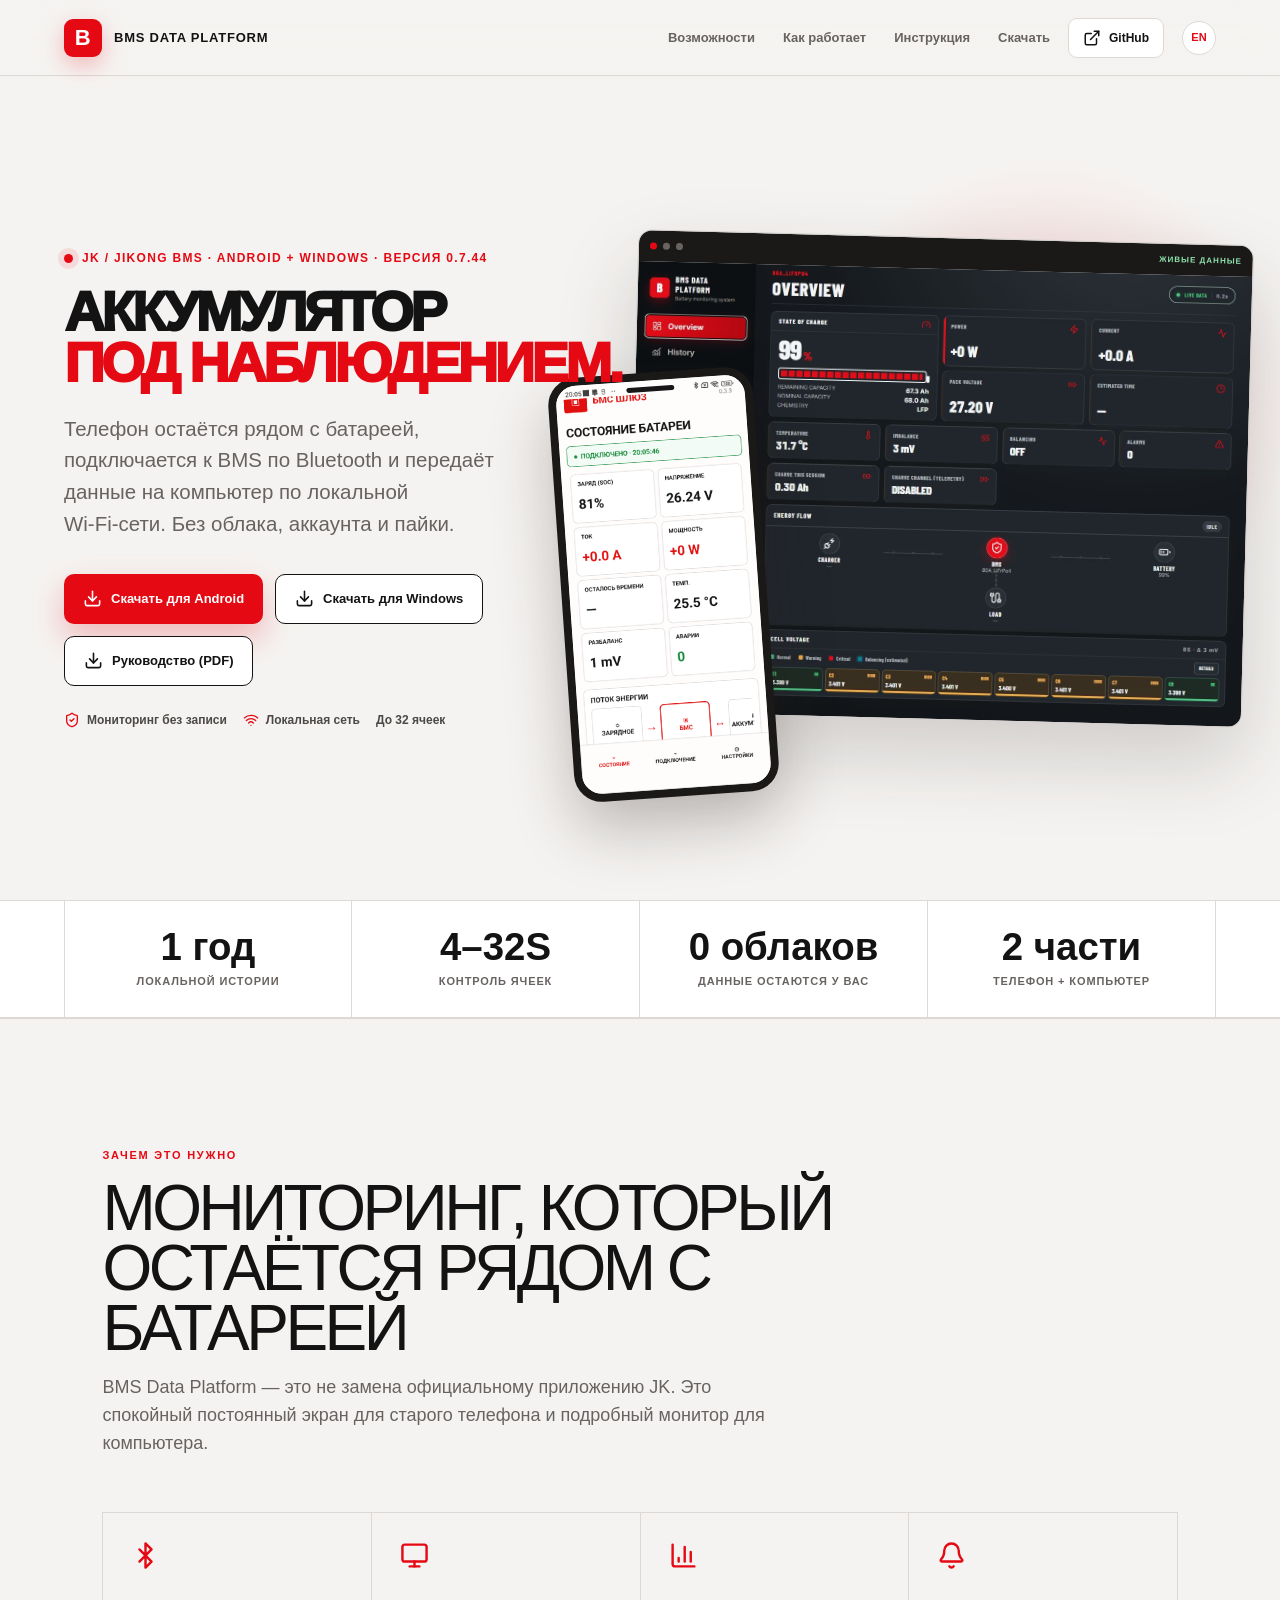
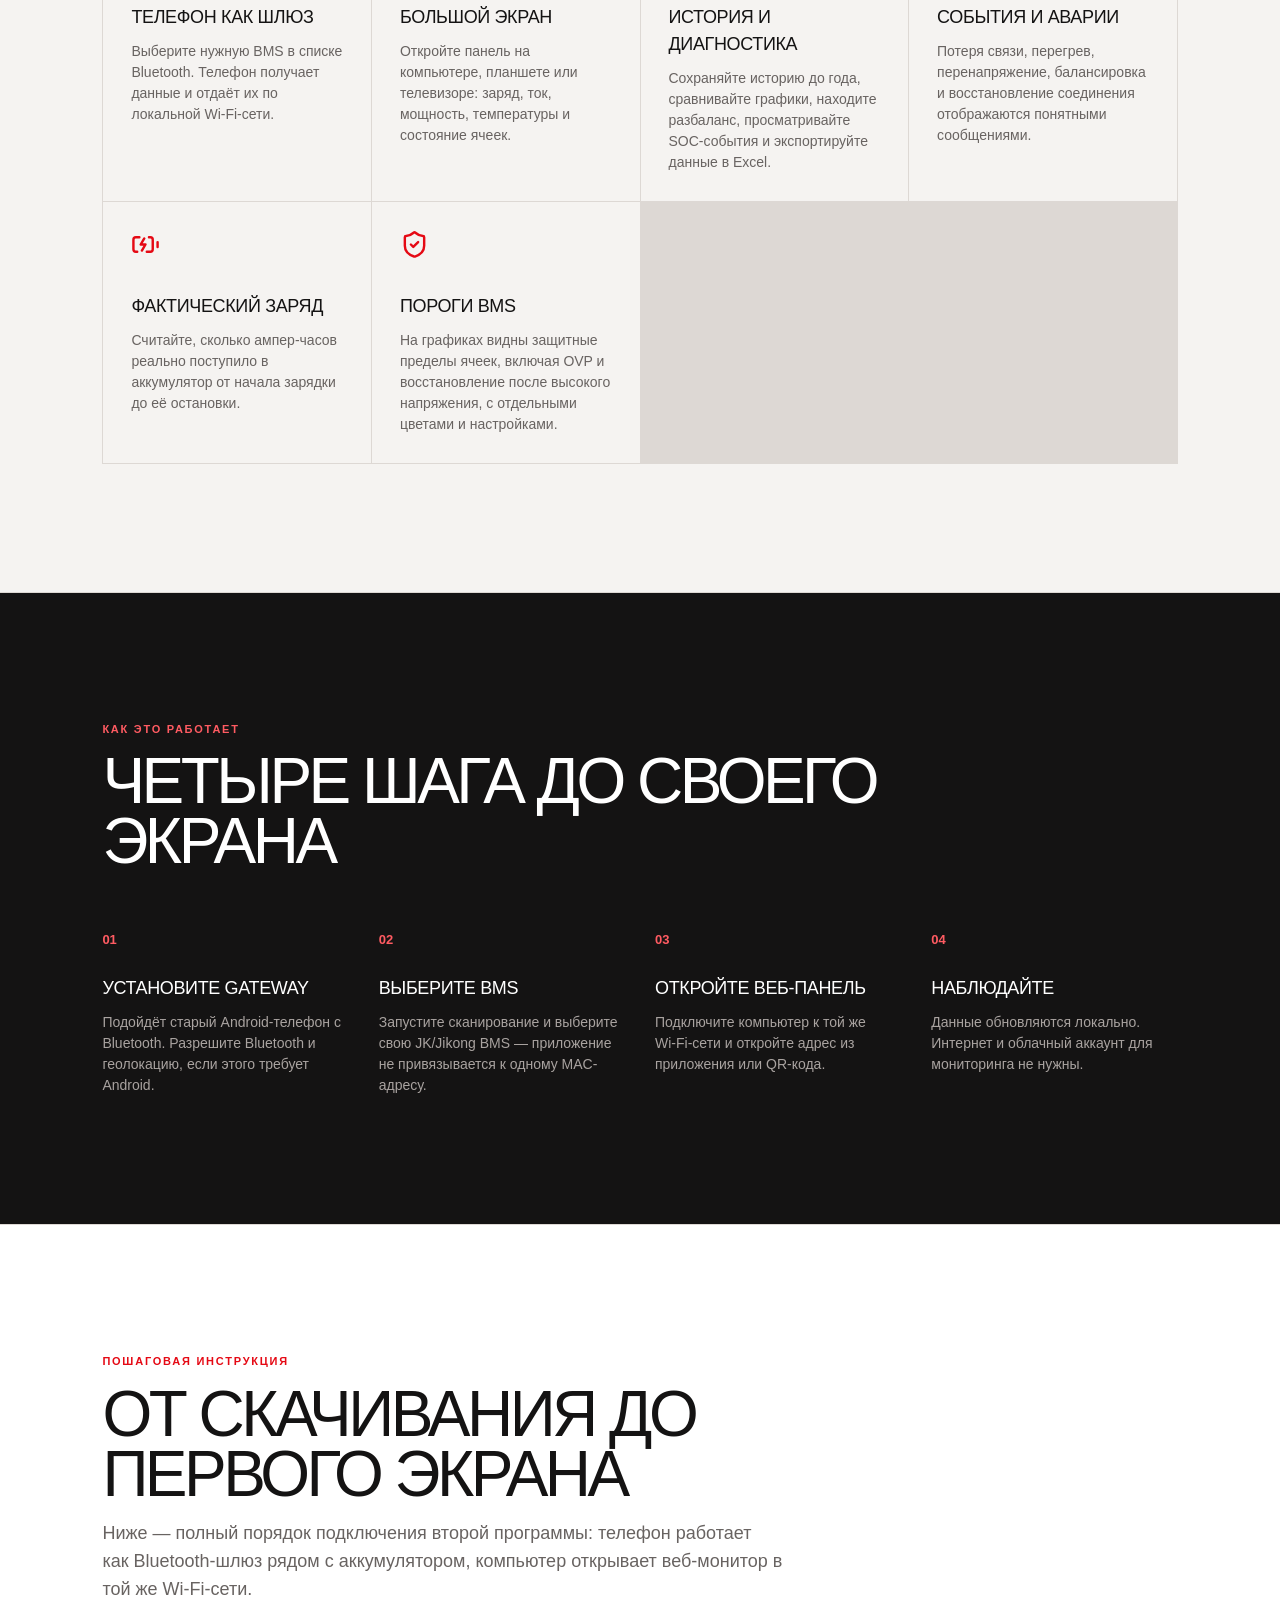
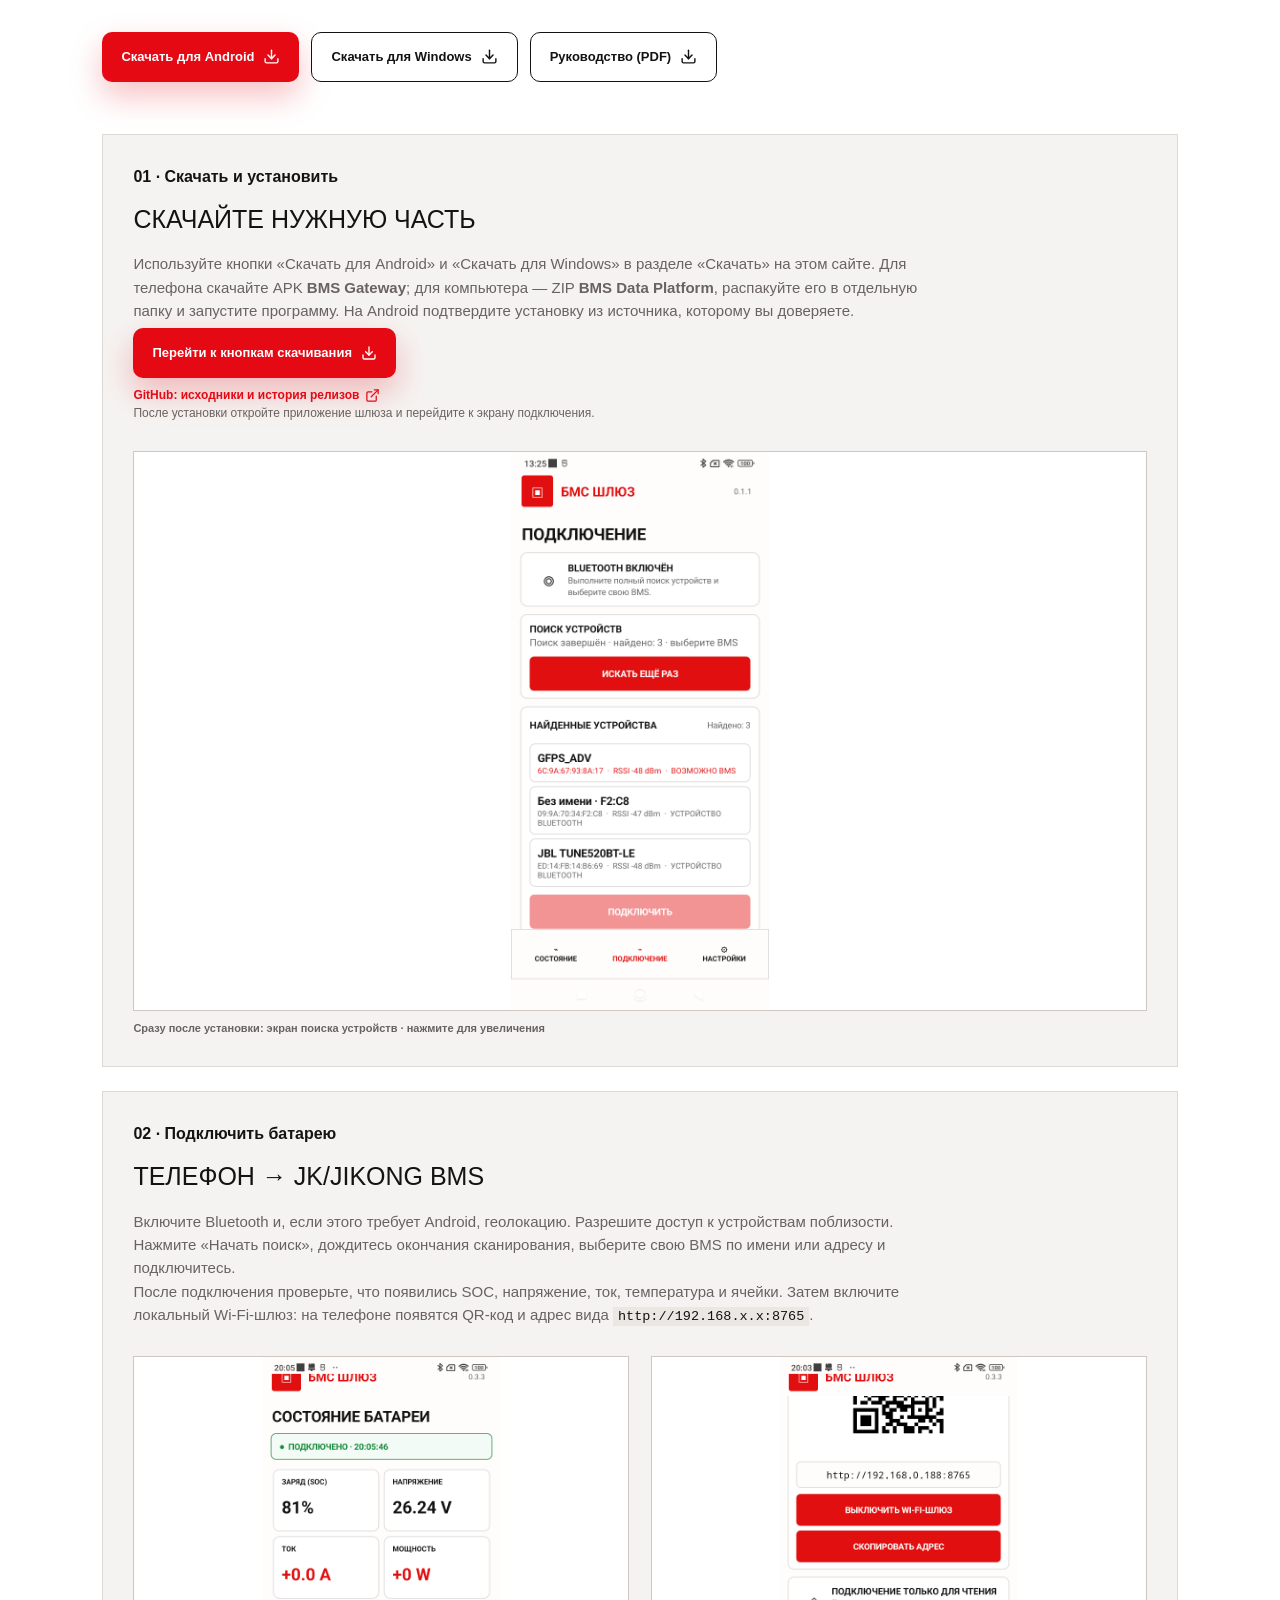
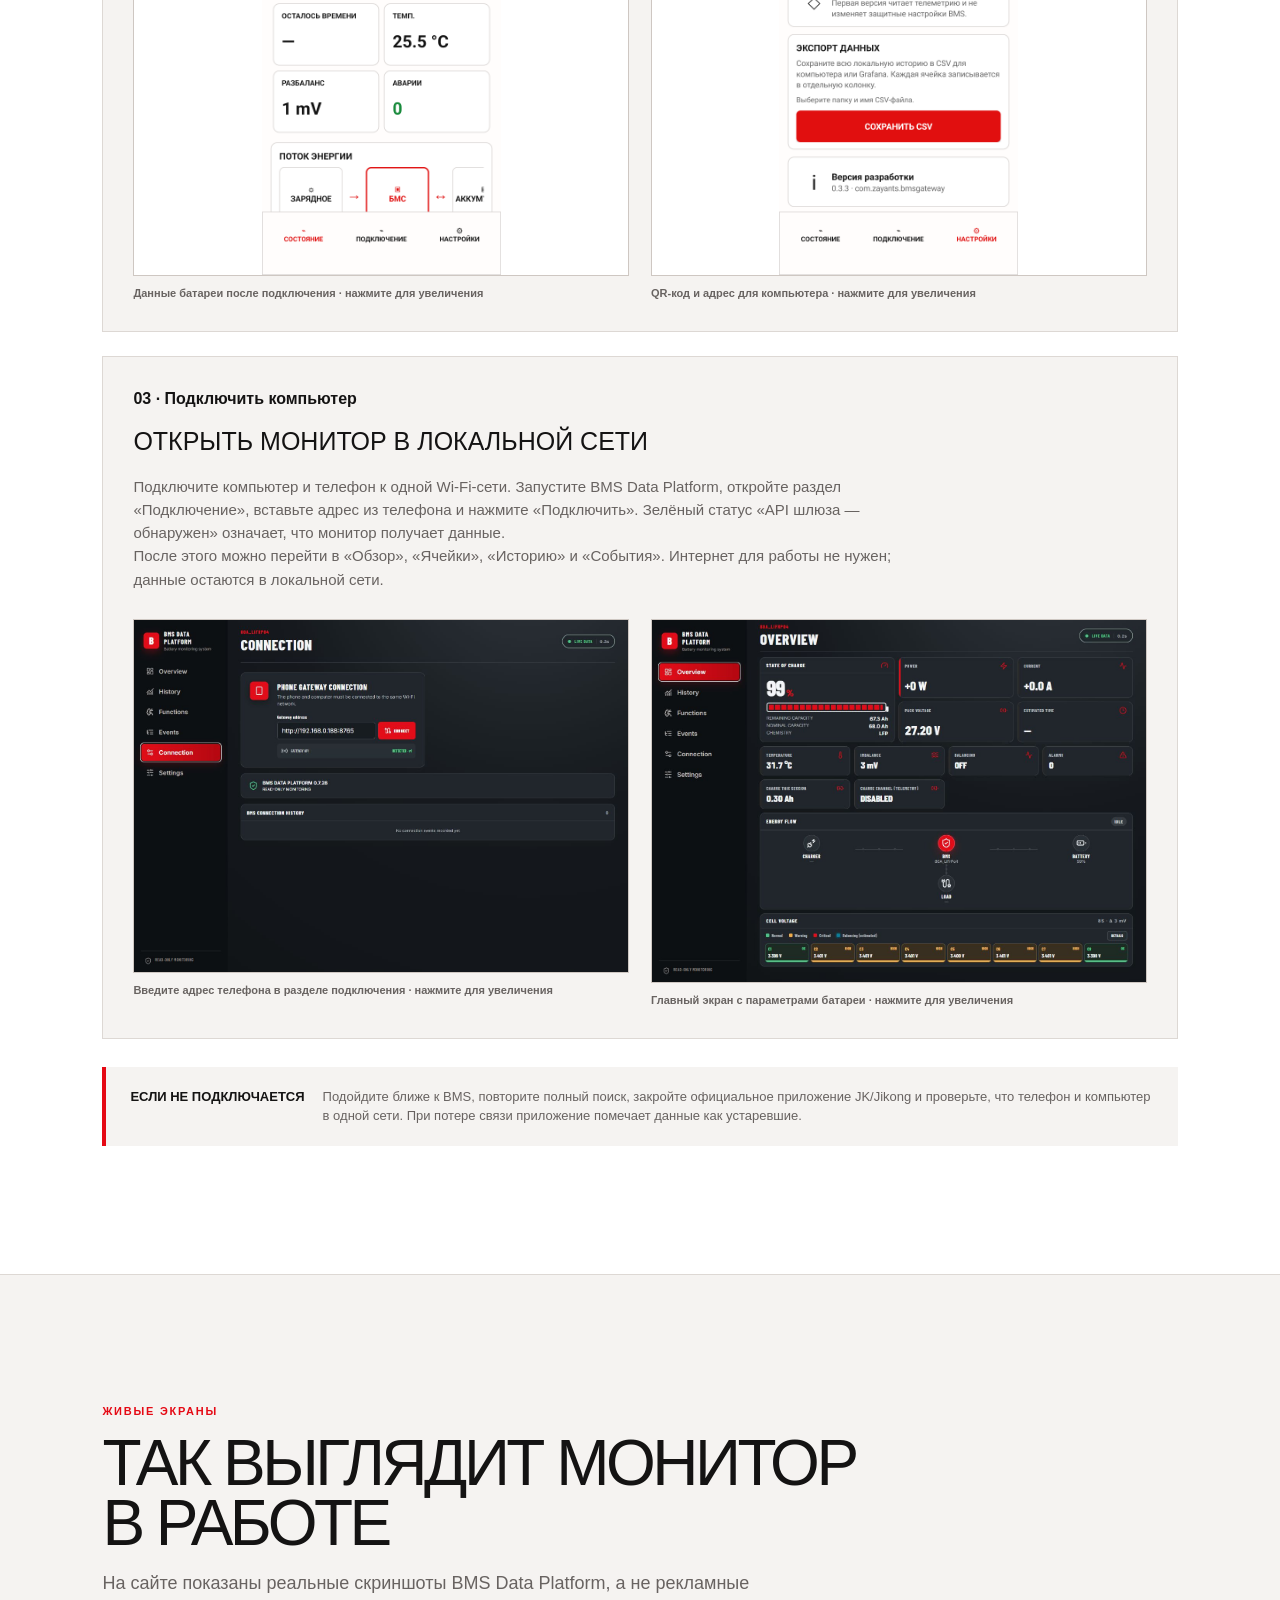
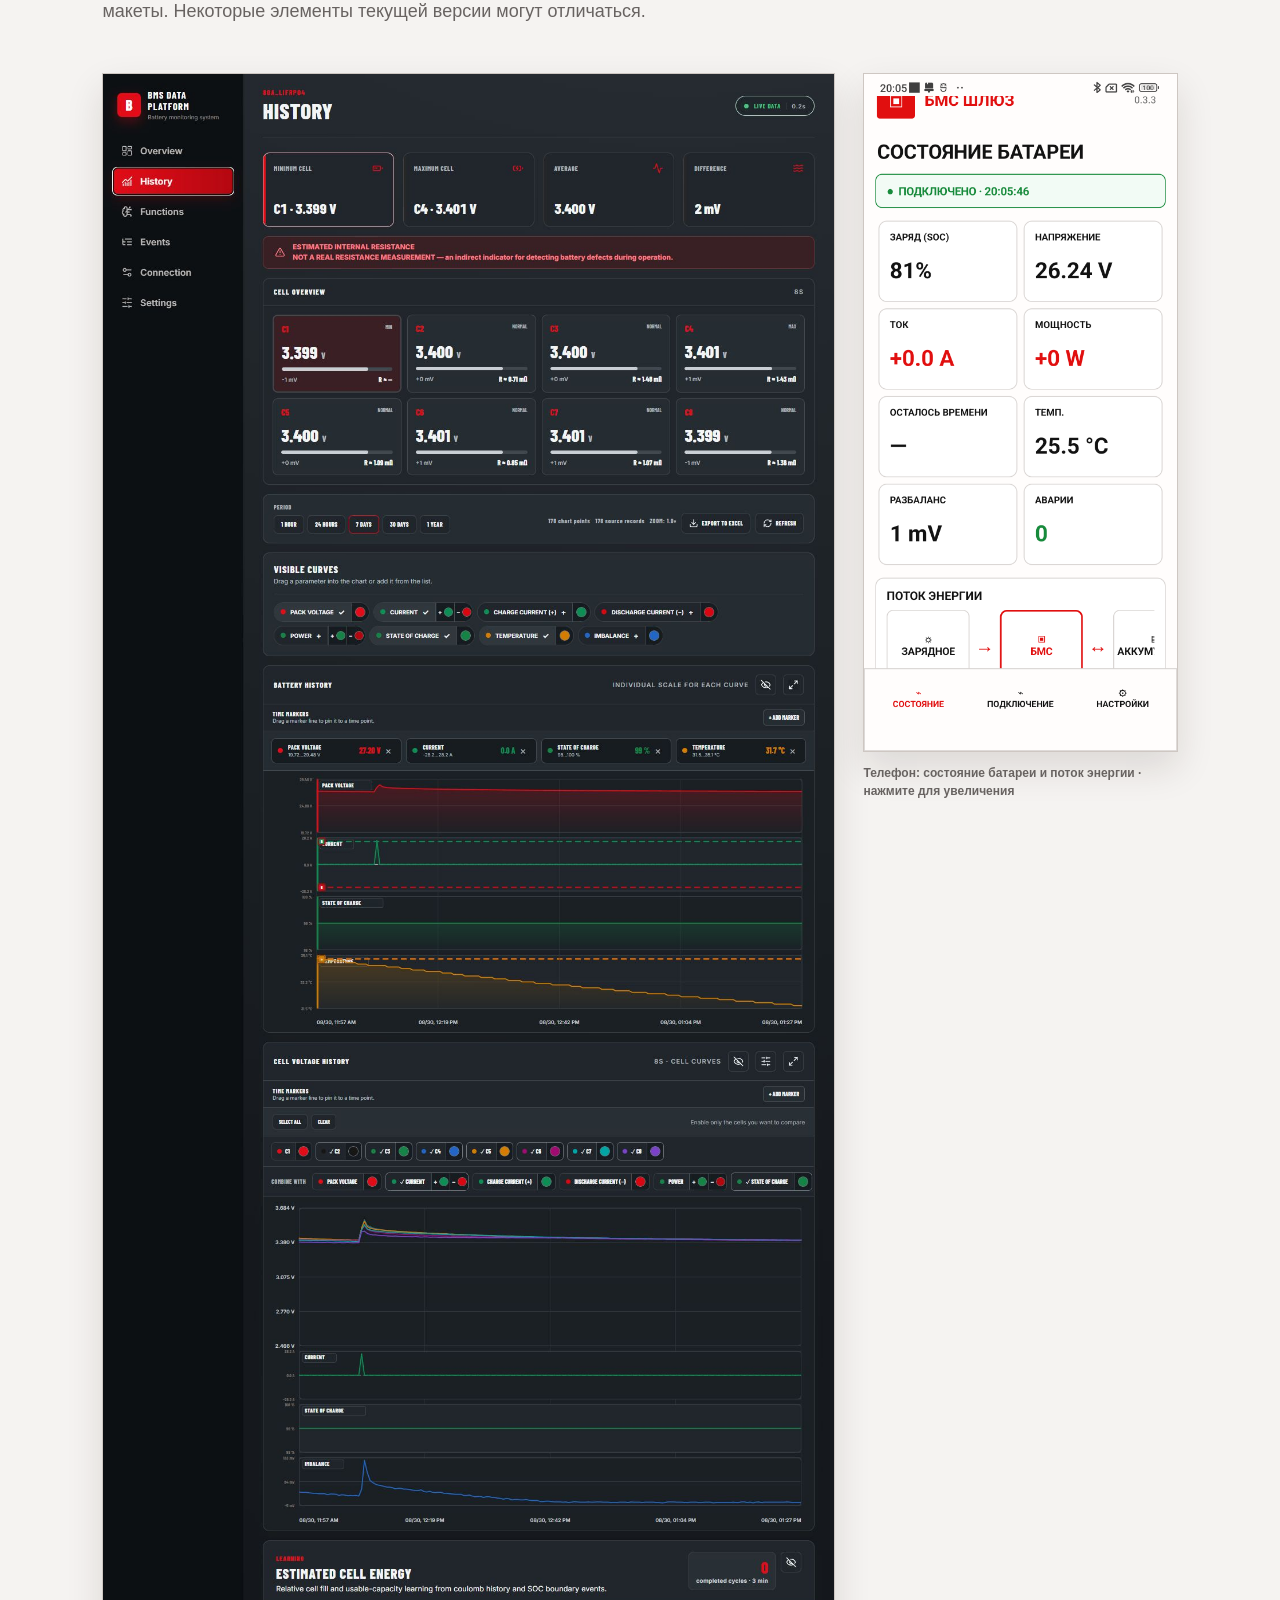
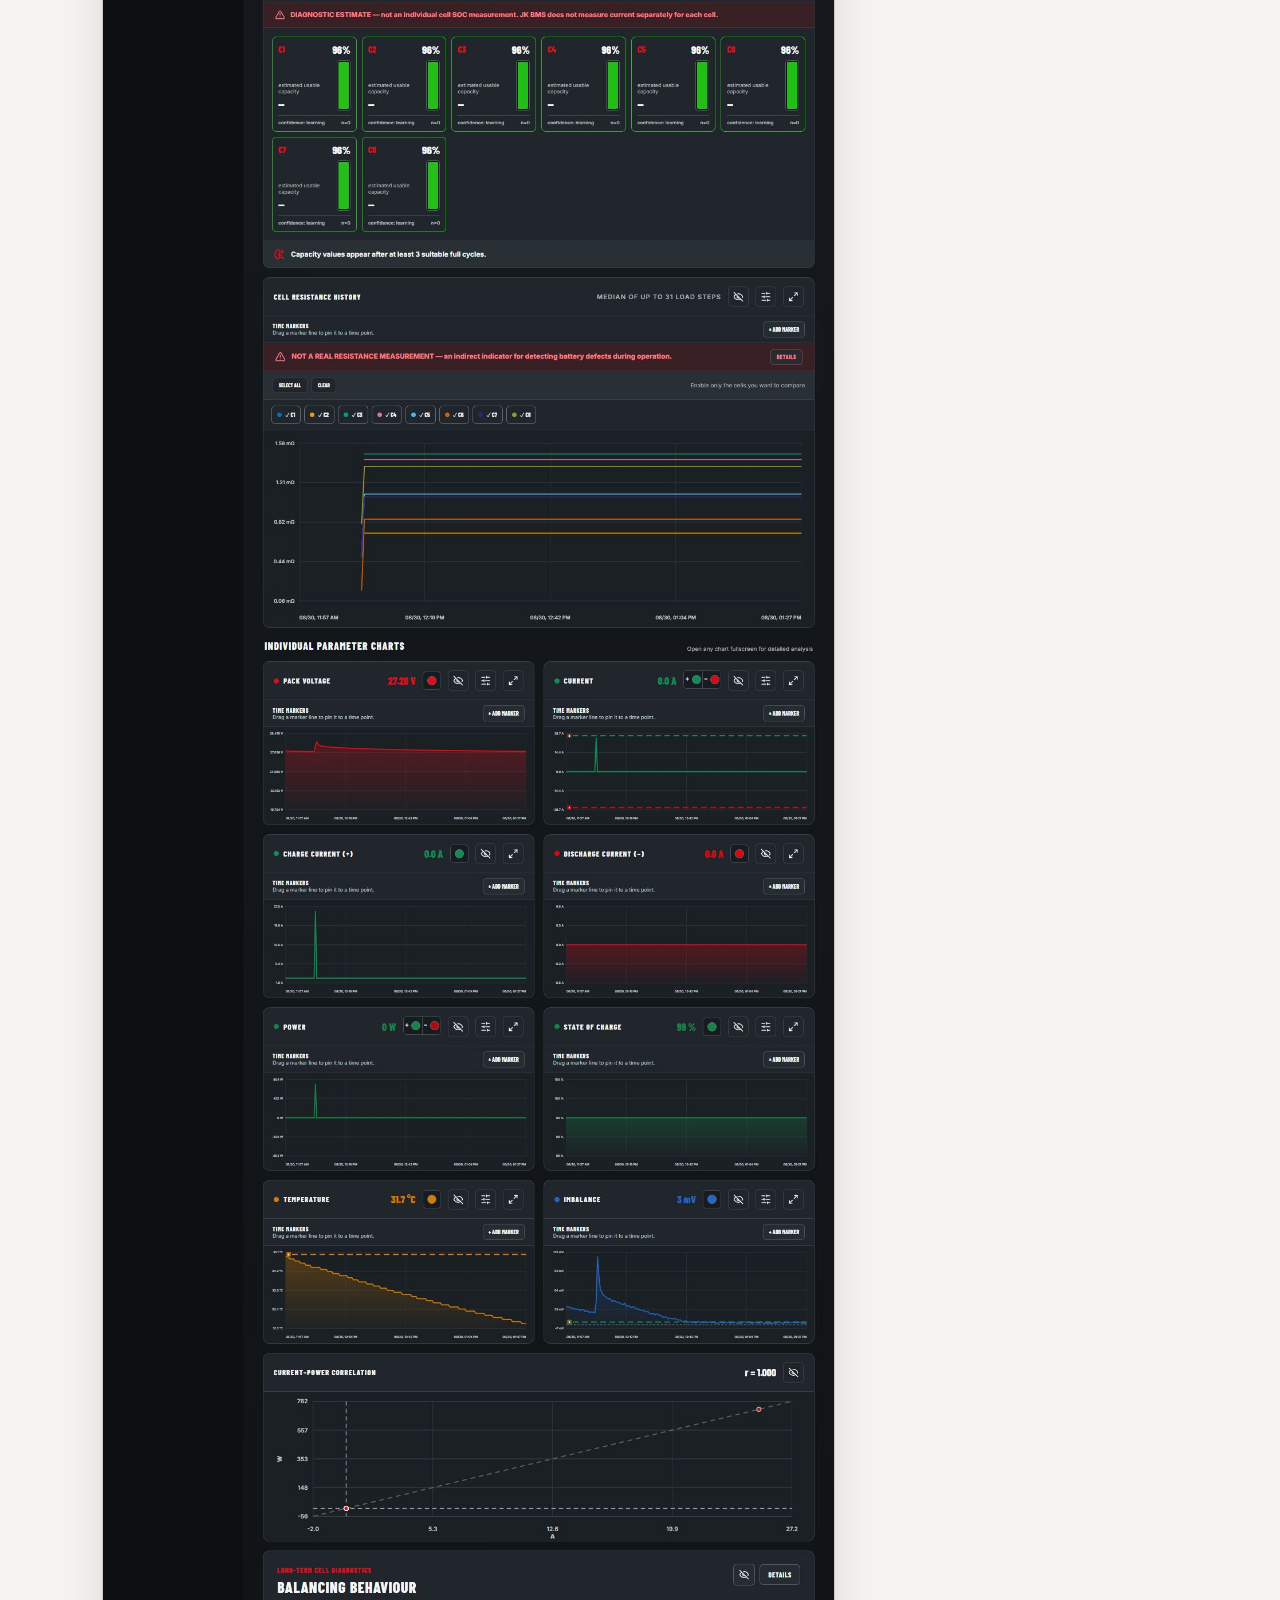
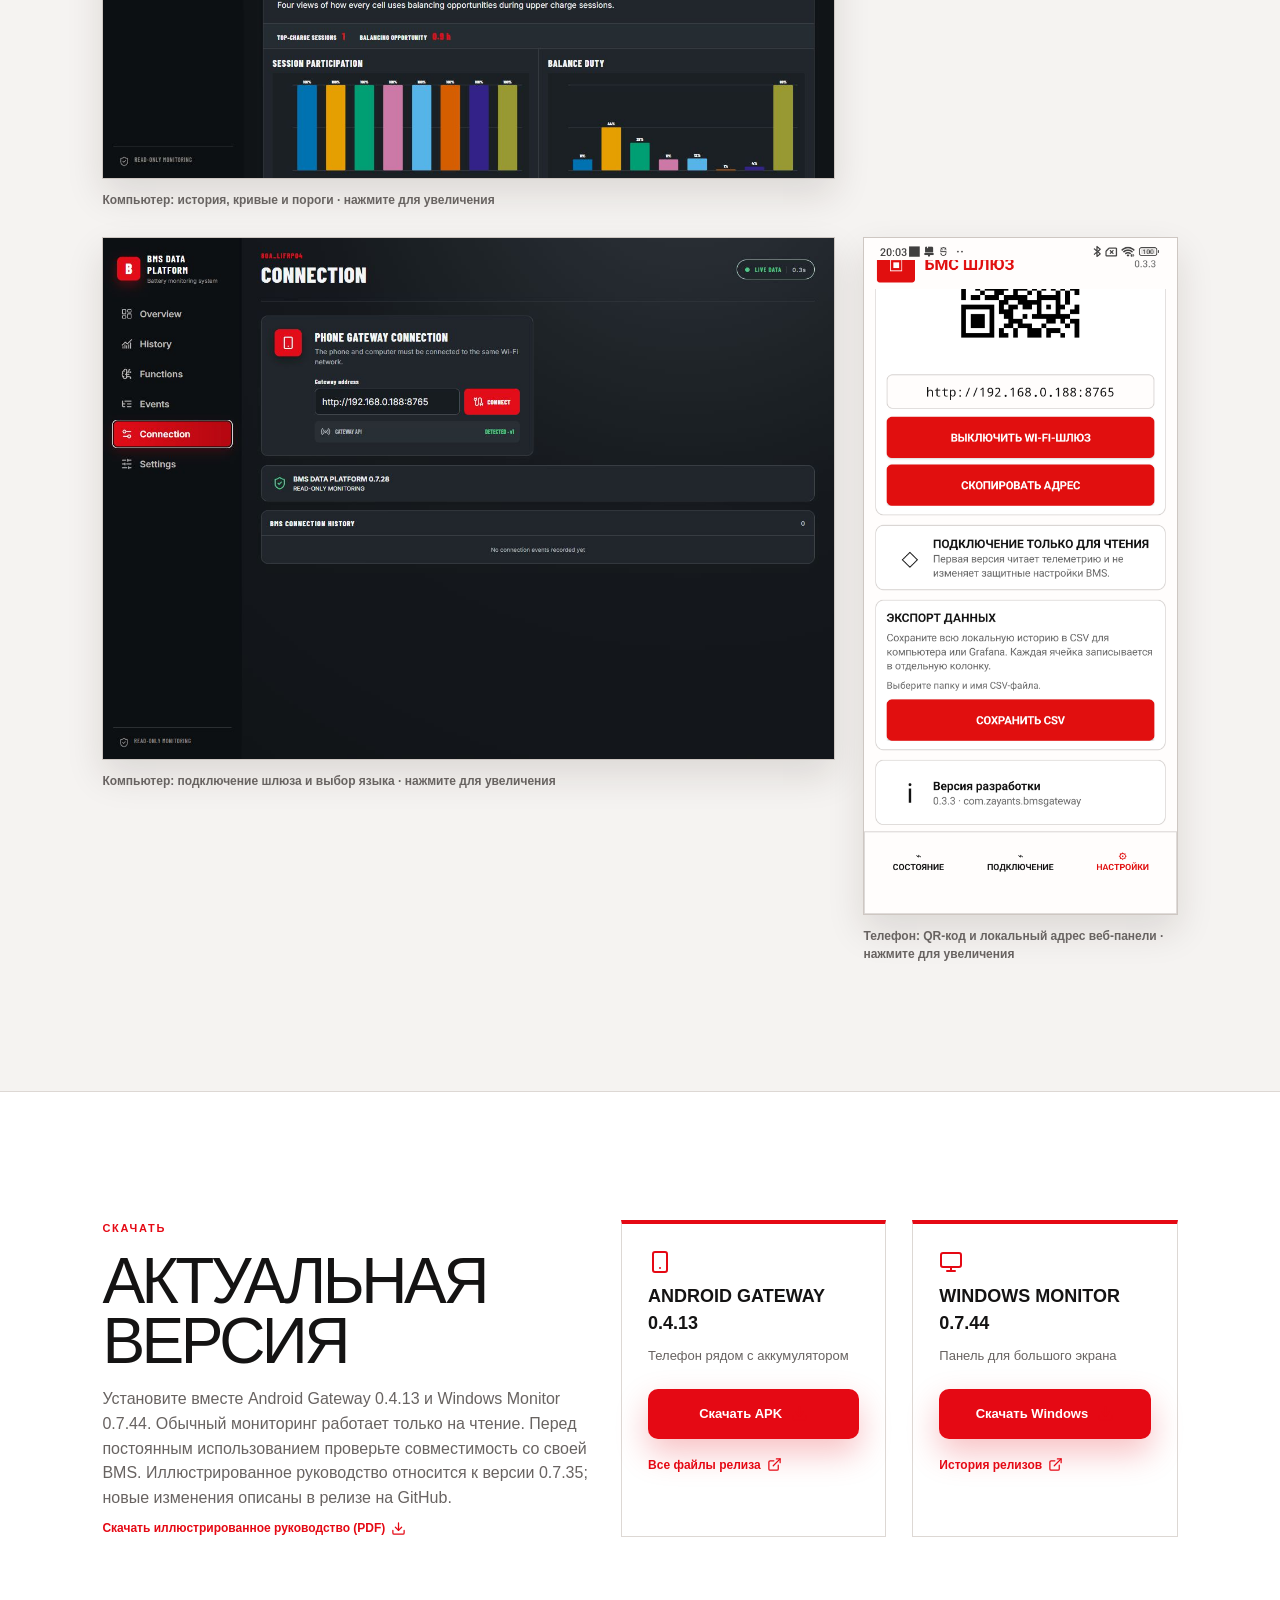
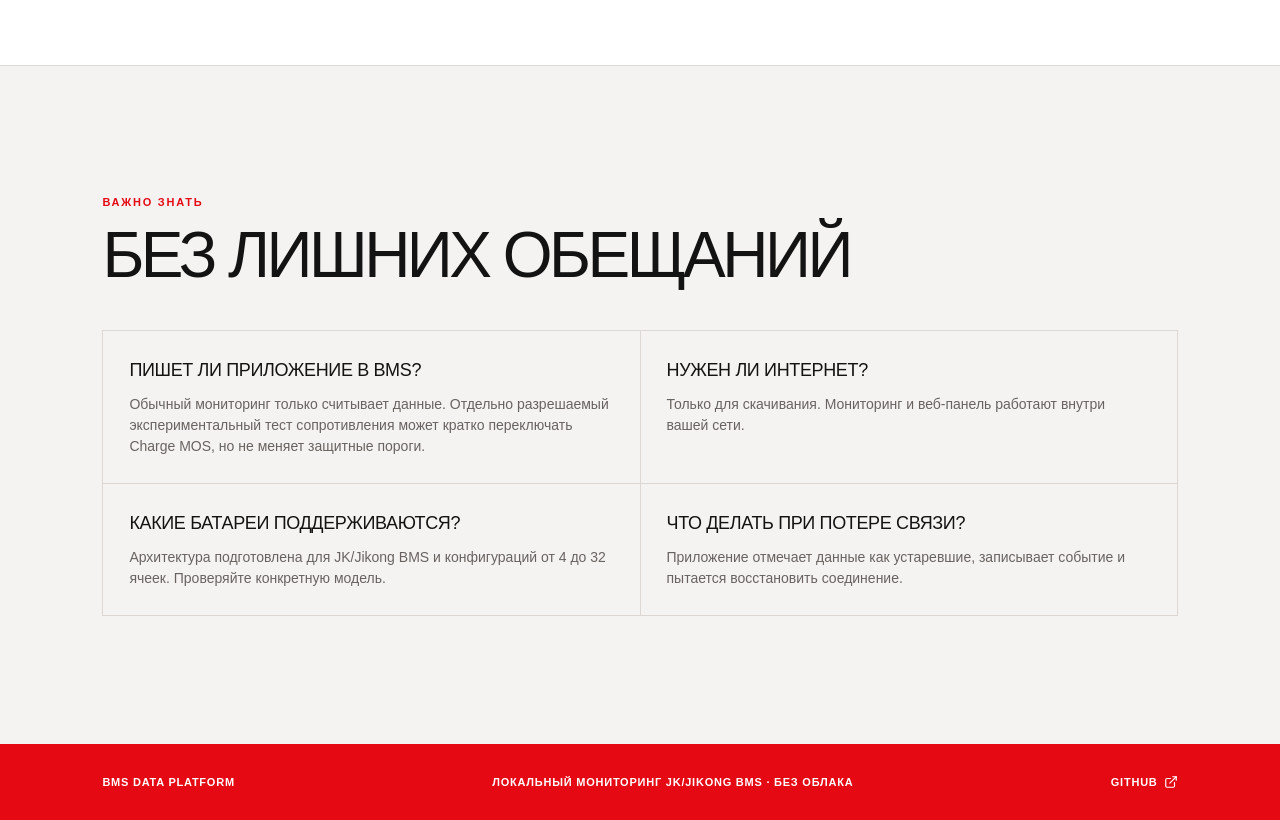
<file: ru/index.html>
<!DOCTYPE html><html lang="en"><head><meta charSet="utf-8"/><meta name="viewport" content="width=device-width, initial-scale=1"/><link rel="preload" href="/desktop-overview.png" as="image"/><link rel="preload" href="/android-status.png" as="image"/><link rel="stylesheet" href="/_next/static/css/index.B_nz7eXu.css" data-rsc-css-href="/_next/static/css/index.B_nz7eXu.css" data-precedence="vite-rsc/importer-resources"/><link rel="modulepreload" fetchPriority="low" href="/_next/static/chunks/index-DTx-jmQl.js"/><script src="/_next/static/chunks/rolldown-runtime-C60lm6uB.js" type="module" async=""></script><script src="/_next/static/chunks/framework-D_rUT4EX.js" type="module" async=""></script><link rel="modulepreload" href="/_next/static/chunks/layout-segment-context-GzjRrCfj.js" crossorigin=""/><link rel="modulepreload" href="/_next/static/chunks/Icon-DGqOihj9.js" crossorigin=""/><link rel="modulepreload" href="/_next/static/chunks/LightboxImage-9a_vE-aG.js" crossorigin=""/><title>BMS Data Platform — JK/Jikong BMS monitoring</title><meta name="description" content="A read-only Android Bluetooth gateway and Windows dashboard for JK/Jikong BMS, with local history, charts and diagnostics."/><script>Object.assign(((self[Symbol.for("vinext.navigationRuntime")]??={bootstrap:{routeManifest:null},functions:{}}).bootstrap.rsc??={rsc:[]}),{params:{},nav:{"pathname":"/ru","searchParams":[]}})</script><link rel="modulepreload" href="/_next/static/chunks/index-DTx-jmQl.js" />
</head><body><main><header class="site-header"><a class="brand" href="#top" aria-label="BMS Data Platform — начало страницы"><span>B</span><strong>BMS DATA PLATFORM</strong></a><nav aria-label="Основная навигация"><a href="#features">Возможности</a><a href="#how">Как работает</a><a href="#guide">Инструкция</a><a href="#download">Скачать</a></nav><a class="header-github" href="https://github.com/zayants/bms-data-platform/releases/tag/v0.7.44" target="_blank" rel="noreferrer"><svg xmlns="http://www.w3.org/2000/svg" width="18" height="18" viewBox="0 0 24 24" fill="none" stroke="currentColor" stroke-width="2" stroke-linecap="round" stroke-linejoin="round" class="lucide lucide-external-link" aria-hidden="true"><path d="M15 3h6v6"></path><path d="M10 14 21 3"></path><path d="M18 13v6a2 2 0 0 1-2 2H5a2 2 0 0 1-2-2V8a2 2 0 0 1 2-2h6"></path></svg> GitHub</a><a class="lang-switch" href="/" aria-label="Open English version">EN</a></header><section id="top" class="hero"><div class="hero-copy"><div class="eyebrow"><span></span> JK / Jikong BMS · Android + Windows · версия 0.7.44</div><h1>Аккумулятор<br/><em>под наблюдением.</em></h1><p class="lead">Телефон остаётся рядом с батареей, подключается к BMS по Bluetooth и передаёт данные на компьютер по локальной Wi‑Fi‑сети. Без облака, аккаунта и пайки.</p><div class="hero-actions"><a class="button primary" href="https://github.com/zayants/bms-data-platform/releases/download/v0.7.44/BMS-Gateway-0.4.13-Android.apk"><svg xmlns="http://www.w3.org/2000/svg" width="19" height="19" viewBox="0 0 24 24" fill="none" stroke="currentColor" stroke-width="2" stroke-linecap="round" stroke-linejoin="round" class="lucide lucide-download" aria-hidden="true"><path d="M12 15V3"></path><path d="M21 15v4a2 2 0 0 1-2 2H5a2 2 0 0 1-2-2v-4"></path><path d="m7 10 5 5 5-5"></path></svg> Скачать для Android</a><a class="button secondary" href="https://github.com/zayants/bms-data-platform/releases/download/v0.7.44/BMS-Data-Platform-0.7.44-Windows-x64.zip"><svg xmlns="http://www.w3.org/2000/svg" width="19" height="19" viewBox="0 0 24 24" fill="none" stroke="currentColor" stroke-width="2" stroke-linecap="round" stroke-linejoin="round" class="lucide lucide-download" aria-hidden="true"><path d="M12 15V3"></path><path d="M21 15v4a2 2 0 0 1-2 2H5a2 2 0 0 1-2-2v-4"></path><path d="m7 10 5 5 5-5"></path></svg> Скачать для Windows</a><a class="button secondary" href="/manuals/BMS_Data_Platform_User_Manual_RU_v0.7.35.pdf"><svg xmlns="http://www.w3.org/2000/svg" width="19" height="19" viewBox="0 0 24 24" fill="none" stroke="currentColor" stroke-width="2" stroke-linecap="round" stroke-linejoin="round" class="lucide lucide-download" aria-hidden="true"><path d="M12 15V3"></path><path d="M21 15v4a2 2 0 0 1-2 2H5a2 2 0 0 1-2-2v-4"></path><path d="m7 10 5 5 5-5"></path></svg> Руководство (PDF)</a></div><div class="trust-row"><span><svg xmlns="http://www.w3.org/2000/svg" width="24" height="24" viewBox="0 0 24 24" fill="none" stroke="currentColor" stroke-width="2" stroke-linecap="round" stroke-linejoin="round" class="lucide lucide-shield-check" aria-hidden="true"><path d="M20 13c0 5-3.5 7.5-7.66 8.95a1 1 0 0 1-.67-.01C7.5 20.5 4 18 4 13V6a1 1 0 0 1 1-1c2 0 4.5-1.2 6.24-2.72a1.17 1.17 0 0 1 1.52 0C14.51 3.81 17 5 19 5a1 1 0 0 1 1 1z"></path><path d="m9 12 2 2 4-4"></path></svg> Мониторинг без записи</span><span><svg xmlns="http://www.w3.org/2000/svg" width="24" height="24" viewBox="0 0 24 24" fill="none" stroke="currentColor" stroke-width="2" stroke-linecap="round" stroke-linejoin="round" class="lucide lucide-wifi" aria-hidden="true"><path d="M12 20h.01"></path><path d="M2 8.82a15 15 0 0 1 20 0"></path><path d="M5 12.859a10 10 0 0 1 14 0"></path><path d="M8.5 16.429a5 5 0 0 1 7 0"></path></svg> Локальная сеть</span><span>До 32 ячеек</span></div></div><div class="hero-product" aria-label="Реальные экраны BMS Data Platform"><div class="screen-window"><div class="window-bar"><i></i><i></i><i></i><span>ЖИВЫЕ ДАННЫЕ</span></div><img src="/desktop-overview.png" alt="Реальный экран BMS Monitor с зарядом, мощностью и ячейками"/></div><div class="phone-frame"><img src="/android-status.png" alt="Реальный экран мобильного шлюза BMS с QR-кодом Wi-Fi"/></div></div></section><section class="proof-strip" aria-label="Ключевые возможности"><div><strong>1 год</strong><span>локальной истории</span></div><div><strong>4–32S</strong><span>контроль ячеек</span></div><div><strong>0 облаков</strong><span>данные остаются у вас</span></div><div><strong>2 части</strong><span>телефон + компьютер</span></div></section><section id="features" class="section features-section"><div class="section-kicker">Зачем это нужно</div><h2>Мониторинг, который остаётся рядом с батареей</h2><p class="section-intro">BMS Data Platform — это не замена официальному приложению JK. Это спокойный постоянный экран для старого телефона и подробный монитор для компьютера.</p><div class="feature-grid"><article><svg xmlns="http://www.w3.org/2000/svg" width="24" height="24" viewBox="0 0 24 24" fill="none" stroke="currentColor" stroke-width="2" stroke-linecap="round" stroke-linejoin="round" class="lucide lucide-bluetooth" aria-hidden="true"><path d="m7 7 10 10-5 5V2l5 5L7 17"></path></svg><h3>Телефон как шлюз</h3><p>Выберите нужную BMS в списке Bluetooth. Телефон получает данные и отдаёт их по локальной Wi‑Fi‑сети.</p></article><article><svg xmlns="http://www.w3.org/2000/svg" width="24" height="24" viewBox="0 0 24 24" fill="none" stroke="currentColor" stroke-width="2" stroke-linecap="round" stroke-linejoin="round" class="lucide lucide-monitor" aria-hidden="true"><rect width="20" height="14" x="2" y="3" rx="2"></rect><line x1="8" x2="16" y1="21" y2="21"></line><line x1="12" x2="12" y1="17" y2="21"></line></svg><h3>Большой экран</h3><p>Откройте панель на компьютере, планшете или телевизоре: заряд, ток, мощность, температуры и состояние ячеек.</p></article><article><svg xmlns="http://www.w3.org/2000/svg" width="24" height="24" viewBox="0 0 24 24" fill="none" stroke="currentColor" stroke-width="2" stroke-linecap="round" stroke-linejoin="round" class="lucide lucide-chart-column" aria-hidden="true"><path d="M3 3v16a2 2 0 0 0 2 2h16"></path><path d="M18 17V9"></path><path d="M13 17V5"></path><path d="M8 17v-3"></path></svg><h3>История и диагностика</h3><p>Сохраняйте историю до года, сравнивайте графики, находите разбаланс, просматривайте SOC‑события и экспортируйте данные в Excel.</p></article><article><svg xmlns="http://www.w3.org/2000/svg" width="24" height="24" viewBox="0 0 24 24" fill="none" stroke="currentColor" stroke-width="2" stroke-linecap="round" stroke-linejoin="round" class="lucide lucide-bell" aria-hidden="true"><path d="M10.268 21a2 2 0 0 0 3.464 0"></path><path d="M3.262 15.326A1 1 0 0 0 4 17h16a1 1 0 0 0 .74-1.673C19.41 13.956 18 12.499 18 8A6 6 0 0 0 6 8c0 4.499-1.411 5.956-2.738 7.326"></path></svg><h3>События и аварии</h3><p>Потеря связи, перегрев, перенапряжение, балансировка и восстановление соединения отображаются понятными сообщениями.</p></article><article><svg xmlns="http://www.w3.org/2000/svg" width="24" height="24" viewBox="0 0 24 24" fill="none" stroke="currentColor" stroke-width="2" stroke-linecap="round" stroke-linejoin="round" class="lucide lucide-battery-charging" aria-hidden="true"><path d="m11 7-3 5h4l-3 5"></path><path d="M14.856 6H16a2 2 0 0 1 2 2v8a2 2 0 0 1-2 2h-2.935"></path><path d="M22 14v-4"></path><path d="M5.14 18H4a2 2 0 0 1-2-2V8a2 2 0 0 1 2-2h2.936"></path></svg><h3>Фактический заряд</h3><p>Считайте, сколько ампер‑часов реально поступило в аккумулятор от начала зарядки до её остановки.</p></article><article><svg xmlns="http://www.w3.org/2000/svg" width="24" height="24" viewBox="0 0 24 24" fill="none" stroke="currentColor" stroke-width="2" stroke-linecap="round" stroke-linejoin="round" class="lucide lucide-shield-check" aria-hidden="true"><path d="M20 13c0 5-3.5 7.5-7.66 8.95a1 1 0 0 1-.67-.01C7.5 20.5 4 18 4 13V6a1 1 0 0 1 1-1c2 0 4.5-1.2 6.24-2.72a1.17 1.17 0 0 1 1.52 0C14.51 3.81 17 5 19 5a1 1 0 0 1 1 1z"></path><path d="m9 12 2 2 4-4"></path></svg><h3>Пороги BMS</h3><p>На графиках видны защитные пределы ячеек, включая OVP и восстановление после высокого напряжения, с отдельными цветами и настройками.</p></article></div></section><section id="how" class="section how-section"><div class="section-kicker">Как это работает</div><h2>Четыре шага до своего экрана</h2><div class="steps"><div><b>01</b><h3>Установите Gateway</h3><p>Подойдёт старый Android-телефон с Bluetooth. Разрешите Bluetooth и геолокацию, если этого требует Android.</p></div><div><b>02</b><h3>Выберите BMS</h3><p>Запустите сканирование и выберите свою JK/Jikong BMS — приложение не привязывается к одному MAC-адресу.</p></div><div><b>03</b><h3>Откройте веб-панель</h3><p>Подключите компьютер к той же Wi‑Fi‑сети и откройте адрес из приложения или QR-кода.</p></div><div><b>04</b><h3>Наблюдайте</h3><p>Данные обновляются локально. Интернет и облачный аккаунт для мониторинга не нужны.</p></div></div></section><section id="guide" class="section guide-section"><div class="section-kicker">Пошаговая инструкция</div><h2>От скачивания до первого экрана</h2><p class="section-intro">Ниже — полный порядок подключения второй программы: телефон работает как Bluetooth-шлюз рядом с аккумулятором, компьютер открывает веб-монитор в той же Wi‑Fi-сети.</p><div class="guide-download-actions" aria-label="Скачать приложения и руководство перед началом инструкции"><a class="button primary" href="https://github.com/zayants/bms-data-platform/releases/download/v0.7.44/BMS-Gateway-0.4.13-Android.apk">Скачать для Android <svg xmlns="http://www.w3.org/2000/svg" width="17" height="17" viewBox="0 0 24 24" fill="none" stroke="currentColor" stroke-width="2" stroke-linecap="round" stroke-linejoin="round" class="lucide lucide-download" aria-hidden="true"><path d="M12 15V3"></path><path d="M21 15v4a2 2 0 0 1-2 2H5a2 2 0 0 1-2-2v-4"></path><path d="m7 10 5 5 5-5"></path></svg></a><a class="button secondary" href="https://github.com/zayants/bms-data-platform/releases/download/v0.7.44/BMS-Data-Platform-0.7.44-Windows-x64.zip">Скачать для Windows <svg xmlns="http://www.w3.org/2000/svg" width="17" height="17" viewBox="0 0 24 24" fill="none" stroke="currentColor" stroke-width="2" stroke-linecap="round" stroke-linejoin="round" class="lucide lucide-download" aria-hidden="true"><path d="M12 15V3"></path><path d="M21 15v4a2 2 0 0 1-2 2H5a2 2 0 0 1-2-2v-4"></path><path d="m7 10 5 5 5-5"></path></svg></a><a class="button secondary" href="/manuals/BMS_Data_Platform_User_Manual_RU_v0.7.35.pdf">Руководство (PDF) <svg xmlns="http://www.w3.org/2000/svg" width="17" height="17" viewBox="0 0 24 24" fill="none" stroke="currentColor" stroke-width="2" stroke-linecap="round" stroke-linejoin="round" class="lucide lucide-download" aria-hidden="true"><path d="M12 15V3"></path><path d="M21 15v4a2 2 0 0 1-2 2H5a2 2 0 0 1-2-2v-4"></path><path d="m7 10 5 5 5-5"></path></svg></a></div><div class="guide-list"><article class="guide-step"><div class="guide-copy"><b>01 · Скачать и установить</b><h3>Скачайте нужную часть</h3><p>Используйте кнопки «Скачать для Android» и «Скачать для Windows» в разделе «Скачать» на этом сайте. Для телефона скачайте APK <strong>BMS Gateway</strong>; для компьютера — ZIP <strong>BMS Data Platform</strong>, распакуйте его в отдельную папку и запустите программу. На Android подтвердите установку из источника, которому вы доверяете.</p><a class="button primary" href="#download">Перейти к кнопкам скачивания <svg xmlns="http://www.w3.org/2000/svg" width="16" height="16" viewBox="0 0 24 24" fill="none" stroke="currentColor" stroke-width="2" stroke-linecap="round" stroke-linejoin="round" class="lucide lucide-download" aria-hidden="true"><path d="M12 15V3"></path><path d="M21 15v4a2 2 0 0 1-2 2H5a2 2 0 0 1-2-2v-4"></path><path d="m7 10 5 5 5-5"></path></svg></a><a class="text-link" href="https://github.com/zayants/bms-data-platform/releases/tag/v0.7.44" target="_blank" rel="noreferrer">GitHub: исходники и история релизов <svg xmlns="http://www.w3.org/2000/svg" width="15" height="15" viewBox="0 0 24 24" fill="none" stroke="currentColor" stroke-width="2" stroke-linecap="round" stroke-linejoin="round" class="lucide lucide-external-link" aria-hidden="true"><path d="M15 3h6v6"></path><path d="M10 14 21 3"></path><path d="M18 13v6a2 2 0 0 1-2 2H5a2 2 0 0 1-2-2V8a2 2 0 0 1 2-2h6"></path></svg></a><p class="guide-note">После установки откройте приложение шлюза и перейдите к экрану подключения.</p></div><figure><button class="zoomable-image" type="button" aria-label="Увеличить изображение: Экран поиска Bluetooth-устройств BMS Gateway"><img src="/guide-phone-scan.png" alt="Экран поиска Bluetooth-устройств BMS Gateway"/></button><figcaption>Сразу после установки: экран поиска устройств · нажмите для увеличения</figcaption></figure></article><article class="guide-step"><div class="guide-copy"><b>02 · Подключить батарею</b><h3>Телефон → JK/Jikong BMS</h3><p>Включите Bluetooth и, если этого требует Android, геолокацию. Разрешите доступ к устройствам поблизости. Нажмите «Начать поиск», дождитесь окончания сканирования, выберите свою BMS по имени или адресу и подключитесь.</p><p>После подключения проверьте, что появились SOC, напряжение, ток, температура и ячейки. Затем включите локальный Wi‑Fi‑шлюз: на телефоне появятся QR-код и адрес вида <code>http://192.168.x.x:8765</code>.</p></div><div class="guide-pair"><figure><button class="zoomable-image" type="button" aria-label="Увеличить изображение: Подключённая BMS и показания батареи на телефоне"><img src="/guide-phone-bms.png" alt="Подключённая BMS и показания батареи на телефоне"/></button><figcaption>Данные батареи после подключения · нажмите для увеличения</figcaption></figure><figure><button class="zoomable-image" type="button" aria-label="Увеличить изображение: QR-код и адрес локального Wi-Fi-шлюза"><img src="/guide-phone-wifi.png" alt="QR-код и адрес локального Wi-Fi-шлюза"/></button><figcaption>QR-код и адрес для компьютера · нажмите для увеличения</figcaption></figure></div></article><article class="guide-step"><div class="guide-copy"><b>03 · Подключить компьютер</b><h3>Открыть монитор в локальной сети</h3><p>Подключите компьютер и телефон к одной Wi‑Fi-сети. Запустите BMS Data Platform, откройте раздел «Подключение», вставьте адрес из телефона и нажмите «Подключить». Зелёный статус «API шлюза — обнаружен» означает, что монитор получает данные.</p><p>После этого можно перейти в «Обзор», «Ячейки», «Историю» и «События». Интернет для работы не нужен; данные остаются в локальной сети.</p></div><div class="guide-pair"><figure><button class="zoomable-image" type="button" aria-label="Увеличить изображение: Экран подключения компьютера к телефонному шлюзу"><img src="/guide-desktop-connection.png" alt="Экран подключения компьютера к телефонному шлюзу"/></button><figcaption>Введите адрес телефона в разделе подключения · нажмите для увеличения</figcaption></figure><figure><button class="zoomable-image" type="button" aria-label="Увеличить изображение: Главный экран BMS Data Platform на компьютере"><img src="/guide-desktop-overview.png" alt="Главный экран BMS Data Platform на компьютере"/></button><figcaption>Главный экран с параметрами батареи · нажмите для увеличения</figcaption></figure></div></article></div><div class="guide-troubles"><strong>Если не подключается</strong><span>Подойдите ближе к BMS, повторите полный поиск, закройте официальное приложение JK/Jikong и проверьте, что телефон и компьютер в одной сети. При потере связи приложение помечает данные как устаревшие.</span></div></section><section class="section screenshots-section"><div class="section-kicker">Живые экраны</div><h2>Так выглядит монитор в работе</h2><p class="section-intro">На сайте показаны реальные скриншоты BMS Data Platform, а не рекламные макеты. Некоторые элементы текущей версии могут отличаться.</p><div class="shot-grid"><figure><button class="zoomable-image" type="button" aria-label="Увеличить изображение: Реальный экран истории BMS Data Platform"><img src="/desktop-history.png" alt="Реальный экран истории BMS Data Platform"/></button><figcaption>Компьютер: история, кривые и пороги · нажмите для увеличения</figcaption></figure><figure><button class="zoomable-image" type="button" aria-label="Увеличить изображение: Реальный экран состояния батареи BMS Gateway"><img src="/android-status.png" alt="Реальный экран состояния батареи BMS Gateway"/></button><figcaption>Телефон: состояние батареи и поток энергии · нажмите для увеличения</figcaption></figure><figure><button class="zoomable-image" type="button" aria-label="Увеличить изображение: Реальный экран подключения BMS Data Platform"><img src="/desktop-connection.png" alt="Реальный экран подключения BMS Data Platform"/></button><figcaption>Компьютер: подключение шлюза и выбор языка · нажмите для увеличения</figcaption></figure><figure><button class="zoomable-image" type="button" aria-label="Увеличить изображение: Реальный экран Wi-Fi шлюза BMS Gateway"><img src="/android-wifi.png" alt="Реальный экран Wi-Fi шлюза BMS Gateway"/></button><figcaption>Телефон: QR-код и локальный адрес веб-панели · нажмите для увеличения</figcaption></figure></div></section><section id="download" class="section download-section"><div><div class="section-kicker">Скачать</div><h2>Актуальная версия</h2><p>Установите вместе Android Gateway 0.4.13 и Windows Monitor 0.7.44. Обычный мониторинг работает только на чтение. Перед постоянным использованием проверьте совместимость со своей BMS. Иллюстрированное руководство относится к версии 0.7.35; новые изменения описаны в релизе на GitHub.</p><a class="text-link" href="/manuals/BMS_Data_Platform_User_Manual_RU_v0.7.35.pdf">Скачать иллюстрированное руководство (PDF) <svg xmlns="http://www.w3.org/2000/svg" width="15" height="15" viewBox="0 0 24 24" fill="none" stroke="currentColor" stroke-width="2" stroke-linecap="round" stroke-linejoin="round" class="lucide lucide-download" aria-hidden="true"><path d="M12 15V3"></path><path d="M21 15v4a2 2 0 0 1-2 2H5a2 2 0 0 1-2-2v-4"></path><path d="m7 10 5 5 5-5"></path></svg></a></div><div class="download-card"><svg xmlns="http://www.w3.org/2000/svg" width="24" height="24" viewBox="0 0 24 24" fill="none" stroke="currentColor" stroke-width="2" stroke-linecap="round" stroke-linejoin="round" class="lucide lucide-smartphone" aria-hidden="true"><rect width="14" height="20" x="5" y="2" rx="2" ry="2"></rect><path d="M12 18h.01"></path></svg><strong>Android Gateway 0.4.13</strong><span>Телефон рядом с аккумулятором</span><a class="button primary" href="https://github.com/zayants/bms-data-platform/releases/download/v0.7.44/BMS-Gateway-0.4.13-Android.apk">Скачать APK <svg xmlns="http://www.w3.org/2000/svg" width="17" height="17" viewBox="0 0 24 24" fill="none" stroke="currentColor" stroke-width="2" stroke-linecap="round" stroke-linejoin="round" class="lucide lucide-download" aria-hidden="true"><path d="M12 15V3"></path><path d="M21 15v4a2 2 0 0 1-2 2H5a2 2 0 0 1-2-2v-4"></path><path d="m7 10 5 5 5-5"></path></svg></a><a class="text-link" href="https://github.com/zayants/bms-data-platform/releases/tag/v0.7.44" target="_blank" rel="noreferrer">Все файлы релиза <svg xmlns="http://www.w3.org/2000/svg" width="15" height="15" viewBox="0 0 24 24" fill="none" stroke="currentColor" stroke-width="2" stroke-linecap="round" stroke-linejoin="round" class="lucide lucide-external-link" aria-hidden="true"><path d="M15 3h6v6"></path><path d="M10 14 21 3"></path><path d="M18 13v6a2 2 0 0 1-2 2H5a2 2 0 0 1-2-2V8a2 2 0 0 1 2-2h6"></path></svg></a></div><div class="download-card"><svg xmlns="http://www.w3.org/2000/svg" width="24" height="24" viewBox="0 0 24 24" fill="none" stroke="currentColor" stroke-width="2" stroke-linecap="round" stroke-linejoin="round" class="lucide lucide-monitor" aria-hidden="true"><rect width="20" height="14" x="2" y="3" rx="2"></rect><line x1="8" x2="16" y1="21" y2="21"></line><line x1="12" x2="12" y1="17" y2="21"></line></svg><strong>Windows Monitor 0.7.44</strong><span>Панель для большого экрана</span><a class="button primary" href="https://github.com/zayants/bms-data-platform/releases/download/v0.7.44/BMS-Data-Platform-0.7.44-Windows-x64.zip">Скачать Windows <svg xmlns="http://www.w3.org/2000/svg" width="17" height="17" viewBox="0 0 24 24" fill="none" stroke="currentColor" stroke-width="2" stroke-linecap="round" stroke-linejoin="round" class="lucide lucide-download" aria-hidden="true"><path d="M12 15V3"></path><path d="M21 15v4a2 2 0 0 1-2 2H5a2 2 0 0 1-2-2v-4"></path><path d="m7 10 5 5 5-5"></path></svg></a><a class="text-link" href="https://github.com/zayants/bms-data-platform/releases/tag/v0.7.44" target="_blank" rel="noreferrer">История релизов <svg xmlns="http://www.w3.org/2000/svg" width="15" height="15" viewBox="0 0 24 24" fill="none" stroke="currentColor" stroke-width="2" stroke-linecap="round" stroke-linejoin="round" class="lucide lucide-external-link" aria-hidden="true"><path d="M15 3h6v6"></path><path d="M10 14 21 3"></path><path d="M18 13v6a2 2 0 0 1-2 2H5a2 2 0 0 1-2-2V8a2 2 0 0 1 2-2h6"></path></svg></a></div></section><section class="section faq-section"><div class="section-kicker">Важно знать</div><h2>Без лишних обещаний</h2><div class="faq-grid"><div><h3>Пишет ли приложение в BMS?</h3><p>Обычный мониторинг только считывает данные. Отдельно разрешаемый экспериментальный тест сопротивления может кратко переключать Charge MOS, но не меняет защитные пороги.</p></div><div><h3>Нужен ли интернет?</h3><p>Только для скачивания. Мониторинг и веб-панель работают внутри вашей сети.</p></div><div><h3>Какие батареи поддерживаются?</h3><p>Архитектура подготовлена для JK/Jikong BMS и конфигураций от 4 до 32 ячеек. Проверяйте конкретную модель.</p></div><div><h3>Что делать при потере связи?</h3><p>Приложение отмечает данные как устаревшие, записывает событие и пытается восстановить соединение.</p></div></div></section><footer><span>BMS DATA PLATFORM</span><span>Локальный мониторинг JK/Jikong BMS · без облака</span><a href="https://github.com/zayants/bms-data-platform/releases/tag/v0.7.44" target="_blank" rel="noreferrer">GitHub <svg xmlns="http://www.w3.org/2000/svg" width="14" height="14" viewBox="0 0 24 24" fill="none" stroke="currentColor" stroke-width="2" stroke-linecap="round" stroke-linejoin="round" class="lucide lucide-external-link" aria-hidden="true"><path d="M15 3h6v6"></path><path d="M10 14 21 3"></path><path d="M18 13v6a2 2 0 0 1-2 2H5a2 2 0 0 1-2-2V8a2 2 0 0 1 2-2h6"></path></svg></a></footer></main><script type="module" src="/_next/static/chunks/index-DTx-jmQl.js" id="_R_" async=""></script><script>((self[Symbol.for("vinext.navigationRuntime")]??={bootstrap:{routeManifest:null},functions:{}}).bootstrap.rsc??={rsc:[]}).rsc.push("0:{\"page:/ru\":\"$L1\",\"layout:/\":\"$L2\",\"route:/ru\":\"$L3\",\"__route\":\"route:/ru\",\"__interceptionContext\":null,\"__layoutIds\":[\"layout:/\"],\"__rootLayout\":\"/\",\"__bfcacheSegmentIdentities\":{\"layout:/\":\"[\\\"layout\\\",\\\"layout:/\\\",\\\"root-boundary:/\\\",\\\"\\\"]\",\"page:/ru\":\"[\\\"page\\\",\\\"page:/ru\\\",\\\"root-boundary:/\\\",\\\"[\\\\\\\"ru\\\\\\\"]\\\"]\"},\"__srcPage\":[\"ru\",\"page\"],\"__layoutFlags\":{\"layout:/\":\"s\"},\"__artifactCompatibility\":{\"schemaVersion\":1,\"graphVersion\":\"app-route-graph:67175f37a085b6a4\",\"deploymentVersion\":\"b8bccc03-559f-4d13-936a-640dbf0d9dba\",\"appElementsSchemaVersion\":1,\"rscPayloadSchemaVersion\":1,\"rootBoundaryId\":\"/\",\"renderEpoch\":null}}\n")</script><script>((self[Symbol.for("vinext.navigationRuntime")]??={bootstrap:{routeManifest:null},functions:{}}).bootstrap.rsc??={rsc:[]}).rsc.push("4:I[\"416c5e021802\",[],\"Children\",1]\n")</script><script>((self[Symbol.for("vinext.navigationRuntime")]??={bootstrap:{routeManifest:null},functions:{}}).bootstrap.rsc??={rsc:[]}).rsc.push("5:I[\"8b58cbad025d\",[],\"GlobalErrorBoundary\",1]\n")</script><script>((self[Symbol.for("vinext.navigationRuntime")]??={bootstrap:{routeManifest:null},functions:{}}).bootstrap.rsc??={rsc:[]}).rsc.push("6:I[\"4d0b646553ed\",[],\"default\",1]\n")</script><script>((self[Symbol.for("vinext.navigationRuntime")]??={bootstrap:{routeManifest:null},functions:{}}).bootstrap.rsc??={rsc:[]}).rsc.push("7:I[\"8b58cbad025d\",[],\"ErrorBoundary\",1]\n")</script><script>((self[Symbol.for("vinext.navigationRuntime")]??={bootstrap:{routeManifest:null},functions:{}}).bootstrap.rsc??={rsc:[]}).rsc.push("8:I[\"f4fa97b4c255\",[],\"LayoutSegmentProvider\",1]\n")</script><script>((self[Symbol.for("vinext.navigationRuntime")]??={bootstrap:{routeManifest:null},functions:{}}).bootstrap.rsc??={rsc:[]}).rsc.push("9:I[\"416c5e021802\",[],\"Slot\",1]\n")</script><script>((self[Symbol.for("vinext.navigationRuntime")]??={bootstrap:{routeManifest:null},functions:{}}).bootstrap.rsc??={rsc:[]}).rsc.push("a:I[\"8b58cbad025d\",[],\"NotFoundBoundary\",1]\n")</script><script>((self[Symbol.for("vinext.navigationRuntime")]??={bootstrap:{routeManifest:null},functions:{}}).bootstrap.rsc??={rsc:[]}).rsc.push("b:I[\"877bf9fc4568\",[],\"AppRouterScrollTarget\",1]\n")</script><script>((self[Symbol.for("vinext.navigationRuntime")]??={bootstrap:{routeManifest:null},functions:{}}).bootstrap.rsc??={rsc:[]}).rsc.push("c:I[\"8b58cbad025d\",[],\"RedirectBoundary\",1]\n")</script><script>((self[Symbol.for("vinext.navigationRuntime")]??={bootstrap:{routeManifest:null},functions:{}}).bootstrap.rsc??={rsc:[]}).rsc.push(":HL[\"/_next/static/css/index.B_nz7eXu.css\",\"style\"     ]\n")</script><script>((self[Symbol.for("vinext.navigationRuntime")]??={bootstrap:{routeManifest:null},functions:{}}).bootstrap.rsc??={rsc:[]}).rsc.push("2:[[[\"$\",\"link\",\"css:/_next/static/css/index.B_nz7eXu.css\",{\"rel\":\"stylesheet\",\"precedence\":\"vite-rsc/importer-resources\",\"href\":\"/_next/static/css/index.B_nz7eXu.css\",\"data-rsc-css-href\":\"/_next/static/css/index.B_nz7eXu.css\"}],\"$undefined\"],[\"$\",\"html\",null,{\"lang\":\"en\",\"children\":[\"$\",\"body\",null,{\"children\":[\"$\",\"$L4\",null,{}]}]}]]\n")</script><script>((self[Symbol.for("vinext.navigationRuntime")]??={bootstrap:{routeManifest:null},functions:{}}).bootstrap.rsc??={rsc:[]}).rsc.push("3:[[[\"$\",\"meta\",null,{\"charSet\":\"utf-8\"}],[[\"$\",\"title\",\"0\",{\"children\":\"BMS Data Platform — JK/Jikong BMS monitoring\"}],[\"$\",\"meta\",\"1\",{\"name\":\"description\",\"content\":\"A read-only Android Bluetooth gateway and Windows dashboard for JK/Jikong BMS, with local history, charts and diagnostics.\"}]],[[\"$\",\"meta\",\"0\",{\"name\":\"viewport\",\"content\":\"width=device-width, initial-scale=1\"}]]],[\"$\",\"$L5\",null,{\"fallback\":\"$6\",\"children\":[\"$\",\"$L7\",null,{\"fallback\":\"$6\",\"children\":[\"$\",\"$L8\",null,{\"providerId\":\"layout:/\",\"segmentMap\":{\"children\":[\"ru\"]},\"children\":[\"$\",\"$L9\",null,{\"id\":\"layout:/\",\"parallelSlots\":\"$undefined\",\"children\":[\"$\",\"$La\",null,{\"resetKey\":\"ru\",\"fallback\":[[\"$\",\"title\",null,{\"children\":\"404: This page could not be found.\"}],[\"$\",\"div\",null,{\"style\":{\"fontFamily\":\"system-ui,\\\"Segoe UI\\\",Roboto,Helvetica,Arial,sans-serif,\\\"Apple Color Emoji\\\",\\\"Segoe UI Emoji\\\"\",\"height\":\"100vh\",\"textAlign\":\"center\",\"display\":\"flex\",\"flexDirection\":\"column\",\"alignItems\":\"center\",\"justifyContent\":\"center\"},\"children\":[\"$\",\"div\",null,{\"children\":[[\"$\",\"style\",null,{\"dangerouslySetInnerHTML\":{\"__html\":\"body{color:#000;background:#fff;margin:0}.next-error-h1{border-right:1px solid rgba(0,0,0,.3)}@media (prefers-color-scheme:dark){body{color:#fff;background:#000}.next-error-h1{border-right:1px solid rgba(255,255,255,.3)}}\"}}],[\"$\",\"h1\",null,{\"className\":\"next-error-h1\",\"style\":{\"display\":\"inline-block\",\"margin\":\"0 20px 0 0\",\"padding\":\"0 23px 0 0\",\"fontSize\":24,\"fontWeight\":500,\"verticalAlign\":\"top\",\"lineHeight\":\"49px\"},\"children\":404}],[\"$\",\"div\",null,{\"style\":{\"display\":\"inline-block\"},\"children\":[\"$\",\"h2\",null,{\"style\":{\"fontSize\":14,\"fontWeight\":400,\"lineHeight\":\"49px\",\"margin\":0},\"children\":\"This page could not be found.\"}]}]]}]}]],\"children\":[\"$\",\"$Lb\",null,{\"children\":[\"$\",\"$Lc\",null,{\"children\":[[\"$\",\"$L8\",null,{\"providerId\":\"page:/ru\",\"segmentMap\":{\"children\":[\"__PAGE__\"]},\"children\":[\"$\",\"$L9\",null,{\"id\":\"page:/ru\"}]}],null]}]}]}]}]}]}]}],null,null]\n")</script><script>((self[Symbol.for("vinext.navigationRuntime")]??={bootstrap:{routeManifest:null},functions:{}}).bootstrap.rsc??={rsc:[]}).rsc.push("d:I[\"066132fd2803\",[],\"default\",1]\n")</script><script>((self[Symbol.for("vinext.navigationRuntime")]??={bootstrap:{routeManifest:null},functions:{}}).bootstrap.rsc??={rsc:[]}).rsc.push(":HL[\"/desktop-overview.png\",\"image\"]\n")</script><script>((self[Symbol.for("vinext.navigationRuntime")]??={bootstrap:{routeManifest:null},functions:{}}).bootstrap.rsc??={rsc:[]}).rsc.push(":HL[\"/android-status.png\",\"image\"]\n")</script><script>((self[Symbol.for("vinext.navigationRuntime")]??={bootstrap:{routeManifest:null},functions:{}}).bootstrap.rsc??={rsc:[]}).rsc.push("1:[\"$\",\"main\",null,{\"children\":[[\"$\",\"header\",null,{\"className\":\"site-header\",\"children\":[[\"$\",\"a\",null,{\"className\":\"brand\",\"href\":\"#top\",\"aria-label\":\"BMS Data Platform — начало страницы\",\"children\":[[\"$\",\"span\",null,{\"children\":\"B\"}],[\"$\",\"strong\",null,{\"children\":\"BMS DATA PLATFORM\"}]]}],[\"$\",\"nav\",null,{\"aria-label\":\"Основная навигация\",\"children\":[[\"$\",\"a\",null,{\"href\":\"#features\",\"children\":\"Возможности\"}],[\"$\",\"a\",null,{\"href\":\"#how\",\"children\":\"Как работает\"}],[\"$\",\"a\",null,{\"href\":\"#guide\",\"children\":\"Инструкция\"}],[\"$\",\"a\",null,{\"href\":\"#download\",\"children\":\"Скачать\"}]]}],[\"$\",\"a\",null,{\"className\":\"header-github\",\"href\":\"https://github.com/zayants/bms-data-platform/releases/tag/v0.7.44\",\"target\":\"_blank\",\"rel\":\"noreferrer\",\"children\":[[\"$\",\"$Ld\",null,{\"ref\":\"$undefined\",\"iconNode\":[[\"path\",{\"d\":\"M15 3h6v6\",\"key\":\"1q9fwt\"}],[\"path\",{\"d\":\"M10 14 21 3\",\"key\":\"gplh6r\"}],[\"path\",{\"d\":\"M18 13v6a2 2 0 0 1-2 2H5a2 2 0 0 1-2-2V8a2 2 0 0 1 2-2h6\",\"key\":\"a6xqqp\"}]],\"className\":\"lucide-external-link\",\"size\":18}],\" GitHub\"]}],[\"$\",\"a\",null,{\"className\":\"lang-switch\",\"href\":\"/\",\"aria-label\":\"Open English version\",\"children\":\"EN\"}]]}],[\"$\",\"section\",null,{\"id\":\"top\",\"className\":\"hero\",\"children\":[[\"$\",\"div\",null,{\"className\":\"hero-copy\",\"children\":[[\"$\",\"div\",null,{\"className\":\"eyebrow\",\"children\":[[\"$\",\"span\",null,{}],\" JK / Jikong BMS · Android + Windows · версия 0.7.44\"]}],[\"$\",\"h1\",null,{\"children\":[\"Аккумулятор\",[\"$\",\"br\",null,{}],[\"$\",\"em\",null,{\"children\":\"под наблюдением.\"}]]}],[\"$\",\"p\",null,{\"className\":\"lead\",\"children\":\"Телефон остаётся рядом с батареей, подключается к BMS по Bluetooth и передаёт данные на компьютер по локальной Wi‑Fi‑сети. Без облака, аккаунта и пайки.\"}],[\"$\",\"div\",null,{\"className\":\"hero-actions\",\"children\":[[\"$\",\"a\",null,{\"className\":\"button primary\",\"href\":\"https://github.com/zayants/bms-data-platform/releases/download/v0.7.44/BMS-Gateway-0.4.13-Android.apk\",\"children\":[[\"$\",\"$Ld\",null,{\"ref\":\"$undefined\",\"iconNode\":[[\"path\",{\"d\":\"M12 15V3\",\"key\":\"m9g1x1\"}],[\"path\",{\"d\":\"M21 15v4a2 2 0 0 1-2 2H5a2 2 0 0 1-2-2v-4\",\"key\":\"ih7n3h\"}],[\"path\",{\"d\":\"m7 10 5 5 5-5\",\"key\":\"brsn70\"}]],\"className\":\"lucide-download\",\"size\":19}],\" Скачать для Android\"]}],[\"$\",\"a\",null,{\"className\":\"button secondary\",\"href\":\"https://github.com/zayants/bms-data-platform/releases/download/v0.7.44/BMS-Data-Platform-0.7.44-Windows-x64.zip\",\"children\":[[\"$\",\"$Ld\",null,{\"ref\":\"$undefined\",\"iconNode\":\"$1:props:children:1:props:children:0:props:children:3:props:children:0:props:children:0:props:iconNode\",\"className\":\"lucide-download\",\"size\":19}],\" Скачать для Windows\"]}],[\"$\",\"a\",null,{\"className\":\"button secondary\",\"href\":\"/manuals/BMS_Data_Platform_User_Manual_RU_v0.7.35.pdf\",\"children\":[[\"$\",\"$Ld\",null,{\"ref\":\"$undefined\",\"iconNode\":\"$1:props:children:1:props:children:0:props:children:3:props:children:0:props:children:0:props:iconNode\",\"className\":\"lucide-download\",\"size\":19}],\" Руководство (PDF)\"]}]]}],[\"$\",\"div\",null,{\"className\":\"trust-row\",\"children\":[[\"$\",\"span\",null,{\"children\":[[\"$\",\"$Ld\",null,{\"ref\":\"$undefined\",\"iconNode\":[[\"path\",{\"d\":\"M20 13c0 5-3.5 7.5-7.66 8.95a1 1 0 0 1-.67-.01C7.5 20.5 4 18 4 13V6a1 1 0 0 1 1-1c2 0 4.5-1.2 6.24-2.72a1.17 1.17 0 0 1 1.52 0C14.51 3.81 17 5 19 5a1 1 0 0 1 1 1z\",\"key\":\"oel41y\"}],[\"path\",{\"d\":\"m9 12 2 2 4-4\",\"key\":\"dzmm74\"}]],\"className\":\"lucide-shield-check\"}],\" Мониторинг без записи\"]}],[\"$\",\"span\",null,{\"children\":[[\"$\",\"$Ld\",null,{\"ref\":\"$undefined\",\"iconNode\":[[\"path\",{\"d\":\"M12 20h.01\",\"key\":\"zekei9\"}],[\"path\",{\"d\":\"M2 8.82a15 15 0 0 1 20 0\",\"key\":\"dnpr2z\"}],[\"path\",{\"d\":\"M5 12.859a10 10 0 0 1 14 0\",\"key\":\"1x1e6c\"}],[\"path\",{\"d\":\"M8.5 16.429a5 5 0 0 1 7 0\",\"key\":\"1bycff\"}]],\"className\":\"lucide-wifi\"}],\" Локальная сеть\"]}],[\"$\",\"span\",null,{\"children\":\"До 32 ячеек\"}]]}]]}],[\"$\",\"div\",null,{\"className\":\"hero-product\",\"aria-label\":\"Реальные экраны BMS Data Platform\",\"children\":[[\"$\",\"div\",null,{\"className\":\"screen-window\",\"children\":[[\"$\",\"div\",null,{\"className\":\"window-bar\",\"children\":[[\"$\",\"i\",null,{}],[\"$\",\"i\",null,{}],[\"$\",\"i\",null,{}],[\"$\",\"span\",null,{\"children\":\"ЖИВЫЕ ДАННЫЕ\"}]]}],[\"$\",\"img\",null,{\"src\":\"/desktop-overview.png\",\"alt\":\"Реальный экран BMS Monitor с зарядом, мощностью и ячейками\"}]]}],[\"$\",\"div\",null,{\"className\":\"phone-frame\",\"children\":[\"$\",\"img\",null,{\"src\":\"/android-status.png\",\"alt\":\"Реальный экран мобильного шлюза BMS с QR-кодом Wi-Fi\"}]}]]}]]}],[\"$\",\"section\",null,{\"className\":\"proof-strip\",\"aria-label\":\"Ключевые возможности\",\"children\":[[\"$\",\"div\",null,{\"children\":[[\"$\",\"strong\",null,{\"children\":\"1 год\"}],[\"$\",\"span\",null,{\"children\":\"локальной истории\"}]]}],[\"$\",\"div\",null,{\"children\":[[\"$\",\"strong\",null,{\"children\":\"4–32S\"}],[\"$\",\"span\",null,{\"children\":\"контроль ячеек\"}]]}],[\"$\",\"div\",null,{\"children\":[[\"$\",\"strong\",null,{\"children\":\"0 облаков\"}],[\"$\",\"span\",null,{\"children\":\"данные остаются у вас\"}]]}],[\"$\",\"div\",null,{\"children\":[\"$Le\",\"$Lf\"]}]]}],\"$L10\",\"$L11\",\"$L12\",\"$L13\",\"$L14\",\"$L15\",\"$L16\"]}]\n")</script><script>((self[Symbol.for("vinext.navigationRuntime")]??={bootstrap:{routeManifest:null},functions:{}}).bootstrap.rsc??={rsc:[]}).rsc.push("17:I[\"7bd43411c57d\",[],\"LightboxImage\",1]\n")</script><script>((self[Symbol.for("vinext.navigationRuntime")]??={bootstrap:{routeManifest:null},functions:{}}).bootstrap.rsc??={rsc:[]}).rsc.push("e:[\"$\",\"strong\",null,{\"children\":\"2 части\"}]\n")</script><script>((self[Symbol.for("vinext.navigationRuntime")]??={bootstrap:{routeManifest:null},functions:{}}).bootstrap.rsc??={rsc:[]}).rsc.push("f:[\"$\",\"span\",null,{\"children\":\"телефон + компьютер\"}]\n")</script><script>((self[Symbol.for("vinext.navigationRuntime")]??={bootstrap:{routeManifest:null},functions:{}}).bootstrap.rsc??={rsc:[]}).rsc.push("10:[\"$\",\"section\",null,{\"id\":\"features\",\"className\":\"section features-section\",\"children\":[[\"$\",\"div\",null,{\"className\":\"section-kicker\",\"children\":\"Зачем это нужно\"}],[\"$\",\"h2\",null,{\"children\":\"Мониторинг, который остаётся рядом с батареей\"}],[\"$\",\"p\",null,{\"className\":\"section-intro\",\"children\":\"BMS Data Platform — это не замена официальному приложению JK. Это спокойный постоянный экран для старого телефона и подробный монитор для компьютера.\"}],[\"$\",\"div\",null,{\"className\":\"feature-grid\",\"children\":[[\"$\",\"article\",null,{\"children\":[[\"$\",\"$Ld\",null,{\"ref\":\"$undefined\",\"iconNode\":[[\"path\",{\"d\":\"m7 7 10 10-5 5V2l5 5L7 17\",\"key\":\"1q5490\"}]],\"className\":\"lucide-bluetooth\"}],[\"$\",\"h3\",null,{\"children\":\"Телефон как шлюз\"}],[\"$\",\"p\",null,{\"children\":\"Выберите нужную BMS в списке Bluetooth. Телефон получает данные и отдаёт их по локальной Wi‑Fi‑сети.\"}]]}],[\"$\",\"article\",null,{\"children\":[[\"$\",\"$Ld\",null,{\"ref\":\"$undefined\",\"iconNode\":[[\"rect\",{\"width\":\"20\",\"height\":\"14\",\"x\":\"2\",\"y\":\"3\",\"rx\":\"2\",\"key\":\"48i651\"}],[\"line\",{\"x1\":\"8\",\"x2\":\"16\",\"y1\":\"21\",\"y2\":\"21\",\"key\":\"1svkeh\"}],[\"line\",{\"x1\":\"12\",\"x2\":\"12\",\"y1\":\"17\",\"y2\":\"21\",\"key\":\"vw1qmm\"}]],\"className\":\"lucide-monitor\"}],[\"$\",\"h3\",null,{\"children\":\"Большой экран\"}],[\"$\",\"p\",null,{\"children\":\"Откройте панель на компьютере, планшете или телевизоре: заряд, ток, мощность, температуры и состояние ячеек.\"}]]}],[\"$\",\"article\",null,{\"children\":[[\"$\",\"$Ld\",null,{\"ref\":\"$undefined\",\"iconNode\":[[\"path\",{\"d\":\"M3 3v16a2 2 0 0 0 2 2h16\",\"key\":\"c24i48\"}],[\"path\",{\"d\":\"M18 17V9\",\"key\":\"2bz60n\"}],[\"path\",{\"d\":\"M13 17V5\",\"key\":\"1frdt8\"}],[\"path\",{\"d\":\"M8 17v-3\",\"key\":\"17ska0\"}]],\"className\":\"lucide-chart-column\"}],[\"$\",\"h3\",null,{\"children\":\"История и диагностика\"}],[\"$\",\"p\",null,{\"children\":\"Сохраняйте историю до года, сравнивайте графики, находите разбаланс, просматривайте SOC‑события и экспортируйте данные в Excel.\"}]]}],[\"$\",\"article\",null,{\"children\":[[\"$\",\"$Ld\",null,{\"ref\":\"$undefined\",\"iconNode\":[[\"path\",{\"d\":\"M10.268 21a2 2 0 0 0 3.464 0\",\"key\":\"vwvbt9\"}],[\"path\",{\"d\":\"M3.262 15.326A1 1 0 0 0 4 17h16a1 1 0 0 0 .74-1.673C19.41 13.956 18 12.499 18 8A6 6 0 0 0 6 8c0 4.499-1.411 5.956-2.738 7.326\",\"key\":\"11g9vi\"}]],\"className\":\"lucide-bell\"}],[\"$\",\"h3\",null,{\"children\":\"События и аварии\"}],[\"$\",\"p\",null,{\"children\":\"Потеря связи, перегрев, перенапряжение, балансировка и восстановление соединения отображаются понятными сообщениями.\"}]]}],[\"$\",\"article\",null,{\"children\":[[\"$\",\"$Ld\",null,{\"ref\":\"$undefined\",\"iconNode\":[[\"path\",{\"d\":\"m11 7-3 5h4l-3 5\",\"key\":\"b4a64w\"}],[\"path\",{\"d\":\"M14.856 6H16a2 2 0 0 1 2 2v8a2 2 0 0 1-2 2h-2.935\",\"key\":\"lre1cr\"}],[\"path\",{\"d\":\"M22 14v-4\",\"key\":\"14q9d5\"}],[\"path\",{\"d\":\"M5.14 18H4a2 2 0 0 1-2-2V8a2 2 0 0 1 2-2h2.936\",\"key\":\"13q5k0\"}]],\"className\":\"lucide-battery-charging\"}],[\"$\",\"h3\",null,{\"children\":\"Фактический заряд\"}],[\"$\",\"p\",null,{\"children\":\"Считайте, сколько ампер‑часов реально поступило в аккумулятор от начала зарядки до её остановки.\"}]]}],[\"$\",\"article\",null,{\"children\":[[\"$\",\"$Ld\",null,{\"ref\":\"$undefined\",\"iconNode\":\"$1:props:children:1:props:children:0:props:children:4:props:children:0:props:children:0:props:iconNode\",\"className\":\"lucide-shield-check\"}],[\"$\",\"h3\",null,{\"children\":\"Пороги BMS\"}],[\"$\",\"p\",null,{\"children\":\"На графиках видны защитные пределы ячеек, включая OVP и восстановление после высокого напряжения, с отдельными цветами и настройками.\"}]]}]]}]]}]\n")</script><script>((self[Symbol.for("vinext.navigationRuntime")]??={bootstrap:{routeManifest:null},functions:{}}).bootstrap.rsc??={rsc:[]}).rsc.push("11:[\"$\",\"section\",null,{\"id\":\"how\",\"className\":\"section how-section\",\"children\":[[\"$\",\"div\",null,{\"className\":\"section-kicker\",\"children\":\"Как это работает\"}],[\"$\",\"h2\",null,{\"children\":\"Четыре шага до своего экрана\"}],[\"$\",\"div\",null,{\"className\":\"steps\",\"children\":[[\"$\",\"div\",null,{\"children\":[[\"$\",\"b\",null,{\"children\":\"01\"}],[\"$\",\"h3\",null,{\"children\":\"Установите Gateway\"}],[\"$\",\"p\",null,{\"children\":\"Подойдёт старый Android-телефон с Bluetooth. Разрешите Bluetooth и геолокацию, если этого требует Android.\"}]]}],[\"$\",\"div\",null,{\"children\":[[\"$\",\"b\",null,{\"children\":\"02\"}],[\"$\",\"h3\",null,{\"children\":\"Выберите BMS\"}],[\"$\",\"p\",null,{\"children\":\"Запустите сканирование и выберите свою JK/Jikong BMS — приложение не привязывается к одному MAC-адресу.\"}]]}],[\"$\",\"div\",null,{\"children\":[[\"$\",\"b\",null,{\"children\":\"03\"}],[\"$\",\"h3\",null,{\"children\":\"Откройте веб-панель\"}],[\"$\",\"p\",null,{\"children\":\"Подключите компьютер к той же Wi‑Fi‑сети и откройте адрес из приложения или QR-кода.\"}]]}],[\"$\",\"div\",null,{\"children\":[[\"$\",\"b\",null,{\"children\":\"04\"}],[\"$\",\"h3\",null,{\"children\":\"Наблюдайте\"}],[\"$\",\"p\",null,{\"children\":\"Данные обновляются локально. Интернет и облачный аккаунт для мониторинга не нужны.\"}]]}]]}]]}]\n")</script><script>((self[Symbol.for("vinext.navigationRuntime")]??={bootstrap:{routeManifest:null},functions:{}}).bootstrap.rsc??={rsc:[]}).rsc.push("12:[\"$\",\"section\",null,{\"id\":\"guide\",\"className\":\"section guide-section\",\"children\":[[\"$\",\"div\",null,{\"className\":\"section-kicker\",\"children\":\"Пошаговая инструкция\"}],[\"$\",\"h2\",null,{\"children\":\"От скачивания до первого экрана\"}],[\"$\",\"p\",null,{\"className\":\"section-intro\",\"children\":\"Ниже — полный порядок подключения второй программы: телефон работает как Bluetooth-шлюз рядом с аккумулятором, компьютер открывает веб-монитор в той же Wi‑Fi-сети.\"}],[\"$\",\"div\",null,{\"className\":\"guide-download-actions\",\"aria-label\":\"Скачать приложения и руководство перед началом инструкции\",\"children\":[[\"$\",\"a\",null,{\"className\":\"button primary\",\"href\":\"https://github.com/zayants/bms-data-platform/releases/download/v0.7.44/BMS-Gateway-0.4.13-Android.apk\",\"children\":[\"Скачать для Android \",[\"$\",\"$Ld\",null,{\"ref\":\"$undefined\",\"iconNode\":\"$1:props:children:1:props:children:0:props:children:3:props:children:0:props:children:0:props:iconNode\",\"className\":\"lucide-download\",\"size\":17}]]}],[\"$\",\"a\",null,{\"className\":\"button secondary\",\"href\":\"https://github.com/zayants/bms-data-platform/releases/download/v0.7.44/BMS-Data-Platform-0.7.44-Windows-x64.zip\",\"children\":[\"Скачать для Windows \",[\"$\",\"$Ld\",null,{\"ref\":\"$undefined\",\"iconNode\":\"$1:props:children:1:props:children:0:props:children:3:props:children:0:props:children:0:props:iconNode\",\"className\":\"lucide-download\",\"size\":17}]]}],[\"$\",\"a\",null,{\"className\":\"button secondary\",\"href\":\"/manuals/BMS_Data_Platform_User_Manual_RU_v0.7.35.pdf\",\"children\":[\"Руководство (PDF) \",[\"$\",\"$Ld\",null,{\"ref\":\"$undefined\",\"iconNode\":\"$1:props:children:1:props:children:0:props:children:3:props:children:0:props:children:0:props:iconNode\",\"className\":\"lucide-download\",\"size\":17}]]}]]}],[\"$\",\"div\",null,{\"className\":\"guide-list\",\"children\":[[\"$\",\"article\",null,{\"className\":\"guide-step\",\"children\":[[\"$\",\"div\",null,{\"className\":\"guide-copy\",\"children\":[[\"$\",\"b\",null,{\"children\":\"01 · Скачать и установить\"}],[\"$\",\"h3\",null,{\"children\":\"Скачайте нужную часть\"}],[\"$\",\"p\",null,{\"children\":[\"Используйте кнопки «Скачать для Android» и «Скачать для Windows» в разделе «Скачать» на этом сайте. Для телефона скачайте APK \",[\"$\",\"strong\",null,{\"children\":\"BMS Gateway\"}],\"; для компьютера — ZIP \",[\"$\",\"strong\",null,{\"children\":\"BMS Data Platform\"}],\", распакуйте его в отдельную папку и запустите программу. На Android подтвердите установку из источника, которому вы доверяете.\"]}],[\"$\",\"a\",null,{\"className\":\"button primary\",\"href\":\"#download\",\"children\":[\"Перейти к кнопкам скачивания \",[\"$\",\"$Ld\",null,{\"ref\":\"$undefined\",\"iconNode\":\"$1:props:children:1:props:children:0:props:children:3:props:children:0:props:children:0:props:iconNode\",\"className\":\"lucide-download\",\"size\":16}]]}],[\"$\",\"a\",null,{\"className\":\"text-link\",\"href\":\"https://github.com/zayants/bms-data-platform/releases/tag/v0.7.44\",\"target\":\"_blank\",\"rel\":\"noreferrer\",\"children\":[\"GitHub: исходники и история релизов \",[\"$\",\"$Ld\",null,{\"ref\":\"$undefined\",\"iconNode\":\"$1:props:children:0:props:children:2:props:children:0:props:iconNode\",\"className\":\"lucide-external-link\",\"size\":15}]]}],[\"$\",\"p\",null,{\"className\":\"guide-note\",\"children\":\"После установки откройте приложение шлюза и перейдите к экрану подключения.\"}]]}],[\"$\",\"figure\",null,{\"children\":[[\"$\",\"$L17\",null,{\"src\":\"/guide-phone-scan.png\",\"alt\":\"Экран поиска Bluetooth-устройств BMS Gateway\"}],[\"$\",\"figcaption\",null,{\"children\":\"Сразу после установки: экран поиска устройств · нажмите для увеличения\"}]]}]]}],[\"$\",\"article\",null,{\"className\":\"guide-step\",\"children\":[[\"$\",\"div\",null,{\"className\":\"guide-copy\",\"children\":[[\"$\",\"b\",null,{\"children\":\"02 · Подключить батарею\"}],[\"$\",\"h3\",null,{\"children\":\"Телефон → JK/Jikong BMS\"}],[\"$\",\"p\",null,{\"children\":\"Включите Bluetooth и, если этого требует Android, геолокацию. Разрешите доступ к устройствам поблизости. Нажмите «Начать поиск», дождитесь окончания сканирования, выберите свою BMS по имени или адресу и подключитесь.\"}],[\"$\",\"p\",null,{\"children\":[\"После подключения проверьте, что появились SOC, напряжение, ток, температура и ячейки. Затем включите локальный Wi‑Fi‑шлюз: на телефоне появятся QR-код и адрес вида \",[\"$\",\"code\",null,{\"children\":\"http://192.168.x.x:8765\"}],\".\"]}]]}],[\"$\",\"div\",null,{\"className\":\"guide-pair\",\"children\":[[\"$\",\"figure\",null,{\"children\":[[\"$\",\"$L17\",null,{\"src\":\"/guide-phone-bms.png\",\"alt\":\"Подключённая BMS и показания батареи на телефоне\"}],[\"$\",\"figcaption\",null,{\"children\":\"Данные батареи после подключения · нажмите для увеличения\"}]]}],[\"$\",\"figure\",null,{\"children\":[[\"$\",\"$L17\",null,{\"src\":\"/guide-phone-wifi.png\",\"alt\":\"QR-код и адрес локального Wi-Fi-шлюза\"}],[\"$\",\"figcaption\",null,{\"children\":\"QR-код и адрес для компьютера · нажмите для увеличения\"}]]}]]}]]}],\"$L18\"]}],\"$L19\"]}]\n")</script><script>((self[Symbol.for("vinext.navigationRuntime")]??={bootstrap:{routeManifest:null},functions:{}}).bootstrap.rsc??={rsc:[]}).rsc.push("13:[\"$\",\"section\",null,{\"className\":\"section screenshots-section\",\"children\":[[\"$\",\"div\",null,{\"className\":\"section-kicker\",\"children\":\"Живые экраны\"}],[\"$\",\"h2\",null,{\"children\":\"Так выглядит монитор в работе\"}],[\"$\",\"p\",null,{\"className\":\"section-intro\",\"children\":\"На сайте показаны реальные скриншоты BMS Data Platform, а не рекламные макеты. Некоторые элементы текущей версии могут отличаться.\"}],[\"$\",\"div\",null,{\"className\":\"shot-grid\",\"children\":[[\"$\",\"figure\",null,{\"children\":[[\"$\",\"$L17\",null,{\"src\":\"/desktop-history.png\",\"alt\":\"Реальный экран истории BMS Data Platform\"}],[\"$\",\"figcaption\",null,{\"children\":\"Компьютер: история, кривые и пороги · нажмите для увеличения\"}]]}],[\"$\",\"figure\",null,{\"children\":[[\"$\",\"$L17\",null,{\"src\":\"/android-status.png\",\"alt\":\"Реальный экран состояния батареи BMS Gateway\"}],[\"$\",\"figcaption\",null,{\"children\":\"Телефон: состояние батареи и поток энергии · нажмите для увеличения\"}]]}],[\"$\",\"figure\",null,{\"children\":[[\"$\",\"$L17\",null,{\"src\":\"/desktop-connection.png\",\"alt\":\"Реальный экран подключения BMS Data Platform\"}],[\"$\",\"figcaption\",null,{\"children\":\"Компьютер: подключение шлюза и выбор языка · нажмите для увеличения\"}]]}],[\"$\",\"figure\",null,{\"children\":[[\"$\",\"$L17\",null,{\"src\":\"/android-wifi.png\",\"alt\":\"Реальный экран Wi-Fi шлюза BMS Gateway\"}],[\"$\",\"figcaption\",null,{\"children\":\"Телефон: QR-код и локальный адрес веб-панели · нажмите для увеличения\"}]]}]]}]]}]\n")</script><script>((self[Symbol.for("vinext.navigationRuntime")]??={bootstrap:{routeManifest:null},functions:{}}).bootstrap.rsc??={rsc:[]}).rsc.push("14:[\"$\",\"section\",null,{\"id\":\"download\",\"className\":\"section download-section\",\"children\":[[\"$\",\"div\",null,{\"children\":[[\"$\",\"div\",null,{\"className\":\"section-kicker\",\"children\":\"Скачать\"}],[\"$\",\"h2\",null,{\"children\":\"Актуальная версия\"}],[\"$\",\"p\",null,{\"children\":\"Установите вместе Android Gateway 0.4.13 и Windows Monitor 0.7.44. Обычный мониторинг работает только на чтение. Перед постоянным использованием проверьте совместимость со своей BMS. Иллюстрированное руководство относится к версии 0.7.35; новые изменения описаны в релизе на GitHub.\"}],[\"$\",\"a\",null,{\"className\":\"text-link\",\"href\":\"/manuals/BMS_Data_Platform_User_Manual_RU_v0.7.35.pdf\",\"children\":[\"Скачать иллюстрированное руководство (PDF) \",[\"$\",\"$Ld\",null,{\"ref\":\"$undefined\",\"iconNode\":\"$1:props:children:1:props:children:0:props:children:3:props:children:0:props:children:0:props:iconNode\",\"className\":\"lucide-download\",\"size\":15}]]}]]}],[\"$\",\"div\",null,{\"className\":\"download-card\",\"children\":[[\"$\",\"$Ld\",null,{\"ref\":\"$undefined\",\"iconNode\":[[\"rect\",{\"width\":\"14\",\"height\":\"20\",\"x\":\"5\",\"y\":\"2\",\"rx\":\"2\",\"ry\":\"2\",\"key\":\"1yt0o3\"}],[\"path\",{\"d\":\"M12 18h.01\",\"key\":\"mhygvu\"}]],\"className\":\"lucide-smartphone\"}],[\"$\",\"strong\",null,{\"children\":\"Android Gateway 0.4.13\"}],[\"$\",\"span\",null,{\"children\":\"Телефон рядом с аккумулятором\"}],[\"$\",\"a\",null,{\"className\":\"button primary\",\"href\":\"https://github.com/zayants/bms-data-platform/releases/download/v0.7.44/BMS-Gateway-0.4.13-Android.apk\",\"children\":[\"Скачать APK \",[\"$\",\"$Ld\",null,{\"ref\":\"$undefined\",\"iconNode\":\"$1:props:children:1:props:children:0:props:children:3:props:children:0:props:children:0:props:iconNode\",\"className\":\"lucide-download\",\"size\":17}]]}],[\"$\",\"a\",null,{\"className\":\"text-link\",\"href\":\"https://github.com/zayants/bms-data-platform/releases/tag/v0.7.44\",\"target\":\"_blank\",\"rel\":\"noreferrer\",\"children\":[\"Все файлы релиза \",[\"$\",\"$Ld\",null,{\"ref\":\"$undefined\",\"iconNode\":\"$1:props:children:0:props:children:2:props:children:0:props:iconNode\",\"className\":\"lucide-external-link\",\"size\":15}]]}]]}],[\"$\",\"div\",null,{\"className\":\"download-card\",\"children\":[[\"$\",\"$Ld\",null,{\"ref\":\"$undefined\",\"iconNode\":\"$10:props:children:3:props:children:1:props:children:0:props:iconNode\",\"className\":\"lucide-monitor\"}],[\"$\",\"strong\",null,{\"children\":\"Windows Monitor 0.7.44\"}],[\"$\",\"span\",null,{\"children\":\"Панель для большого экрана\"}],[\"$\",\"a\",null,{\"className\":\"button primary\",\"href\":\"https://github.com/zayants/bms-data-platform/releases/download/v0.7.44/BMS-Data-Platform-0.7.44-Windows-x64.zip\",\"children\":[\"Скачать Windows \",[\"$\",\"$Ld\",null,{\"ref\":\"$undefined\",\"iconNode\":\"$1:props:children:1:props:children:0:props:children:3:props:children:0:props:children:0:props:iconNode\",\"className\":\"lucide-download\",\"size\":17}]]}],[\"$\",\"a\",null,{\"className\":\"text-link\",\"href\":\"https://github.com/zayants/bms-data-platform/releases/tag/v0.7.44\",\"target\":\"_blank\",\"rel\":\"noreferrer\",\"children\":[\"История релизов \",[\"$\",\"$Ld\",null,{\"ref\":\"$undefined\",\"iconNode\":\"$1:props:children:0:props:children:2:props:children:0:props:iconNode\",\"className\":\"lucide-external-link\",\"size\":15}]]}]]}]]}]\n")</script><script>((self[Symbol.for("vinext.navigationRuntime")]??={bootstrap:{routeManifest:null},functions:{}}).bootstrap.rsc??={rsc:[]}).rsc.push("15:[\"$\",\"section\",null,{\"className\":\"section faq-section\",\"children\":[[\"$\",\"div\",null,{\"className\":\"section-kicker\",\"children\":\"Важно знать\"}],[\"$\",\"h2\",null,{\"children\":\"Без лишних обещаний\"}],[\"$\",\"div\",null,{\"className\":\"faq-grid\",\"children\":[[\"$\",\"div\",null,{\"children\":[[\"$\",\"h3\",null,{\"children\":\"Пишет ли приложение в BMS?\"}],[\"$\",\"p\",null,{\"children\":\"Обычный мониторинг только считывает данные. Отдельно разрешаемый экспериментальный тест сопротивления может кратко переключать Charge MOS, но не меняет защитные пороги.\"}]]}],[\"$\",\"div\",null,{\"children\":[[\"$\",\"h3\",null,{\"children\":\"Нужен ли интернет?\"}],[\"$\",\"p\",null,{\"children\":\"Только для скачивания. Мониторинг и веб-панель работают внутри вашей сети.\"}]]}],[\"$\",\"div\",null,{\"children\":[[\"$\",\"h3\",null,{\"children\":\"Какие батареи поддерживаются?\"}],[\"$\",\"p\",null,{\"children\":\"Архитектура подготовлена для JK/Jikong BMS и конфигураций от 4 до 32 ячеек. Проверяйте конкретную модель.\"}]]}],[\"$\",\"div\",null,{\"children\":[[\"$\",\"h3\",null,{\"children\":\"Что делать при потере связи?\"}],[\"$\",\"p\",null,{\"children\":\"Приложение отмечает данные как устаревшие, записывает событие и пытается восстановить соединение.\"}]]}]]}]]}]\n")</script><script>((self[Symbol.for("vinext.navigationRuntime")]??={bootstrap:{routeManifest:null},functions:{}}).bootstrap.rsc??={rsc:[]}).rsc.push("16:[\"$\",\"footer\",null,{\"children\":[[\"$\",\"span\",null,{\"children\":\"BMS DATA PLATFORM\"}],[\"$\",\"span\",null,{\"children\":\"Локальный мониторинг JK/Jikong BMS · без облака\"}],[\"$\",\"a\",null,{\"href\":\"https://github.com/zayants/bms-data-platform/releases/tag/v0.7.44\",\"target\":\"_blank\",\"rel\":\"noreferrer\",\"children\":[\"GitHub \",[\"$\",\"$Ld\",null,{\"ref\":\"$undefined\",\"iconNode\":\"$1:props:children:0:props:children:2:props:children:0:props:iconNode\",\"className\":\"lucide-external-link\",\"size\":14}]]}]]}]\n")</script><script>((self[Symbol.for("vinext.navigationRuntime")]??={bootstrap:{routeManifest:null},functions:{}}).bootstrap.rsc??={rsc:[]}).rsc.push("18:[\"$\",\"article\",null,{\"className\":\"guide-step\",\"children\":[[\"$\",\"div\",null,{\"className\":\"guide-copy\",\"children\":[[\"$\",\"b\",null,{\"children\":\"03 · Подключить компьютер\"}],[\"$\",\"h3\",null,{\"children\":\"Открыть монитор в локальной сети\"}],[\"$\",\"p\",null,{\"children\":\"Подключите компьютер и телефон к одной Wi‑Fi-сети. Запустите BMS Data Platform, откройте раздел «Подключение», вставьте адрес из телефона и нажмите «Подключить». Зелёный статус «API шлюза — обнаружен» означает, что монитор получает данные.\"}],[\"$\",\"p\",null,{\"children\":\"После этого можно перейти в «Обзор», «Ячейки», «Историю» и «События». Интернет для работы не нужен; данные остаются в локальной сети.\"}]]}],[\"$\",\"div\",null,{\"className\":\"guide-pair\",\"children\":[[\"$\",\"figure\",null,{\"children\":[[\"$\",\"$L17\",null,{\"src\":\"/guide-desktop-connection.png\",\"alt\":\"Экран подключения компьютера к телефонному шлюзу\"}],[\"$\",\"figcaption\",null,{\"children\":\"Введите адрес телефона в разделе подключения · нажмите для увеличения\"}]]}],[\"$\",\"figure\",null,{\"children\":[[\"$\",\"$L17\",null,{\"src\":\"/guide-desktop-overview.png\",\"alt\":\"Главный экран BMS Data Platform на компьютере\"}],[\"$\",\"figcaption\",null,{\"children\":\"Главный экран с параметрами батареи · нажмите для увеличения\"}]]}]]}]]}]\n")</script><script>((self[Symbol.for("vinext.navigationRuntime")]??={bootstrap:{routeManifest:null},functions:{}}).bootstrap.rsc??={rsc:[]}).rsc.push("19:[\"$\",\"div\",null,{\"className\":\"guide-troubles\",\"children\":[[\"$\",\"strong\",null,{\"children\":\"Если не подключается\"}],[\"$\",\"span\",null,{\"children\":\"Подойдите ближе к BMS, повторите полный поиск, закройте официальное приложение JK/Jikong и проверьте, что телефон и компьютер в одной сети. При потере связи приложение помечает данные как устаревшие.\"}]]}]\n")</script><script>Object.assign(((self[Symbol.for("vinext.navigationRuntime")]??={bootstrap:{routeManifest:null},functions:{}}).bootstrap.rsc??={rsc:[]}),{"initialCacheKind":"static"});((self[Symbol.for("vinext.navigationRuntime")]??={bootstrap:{routeManifest:null},functions:{}}).bootstrap.rsc??={rsc:[]}).done=true</script></body></html>
</file>
